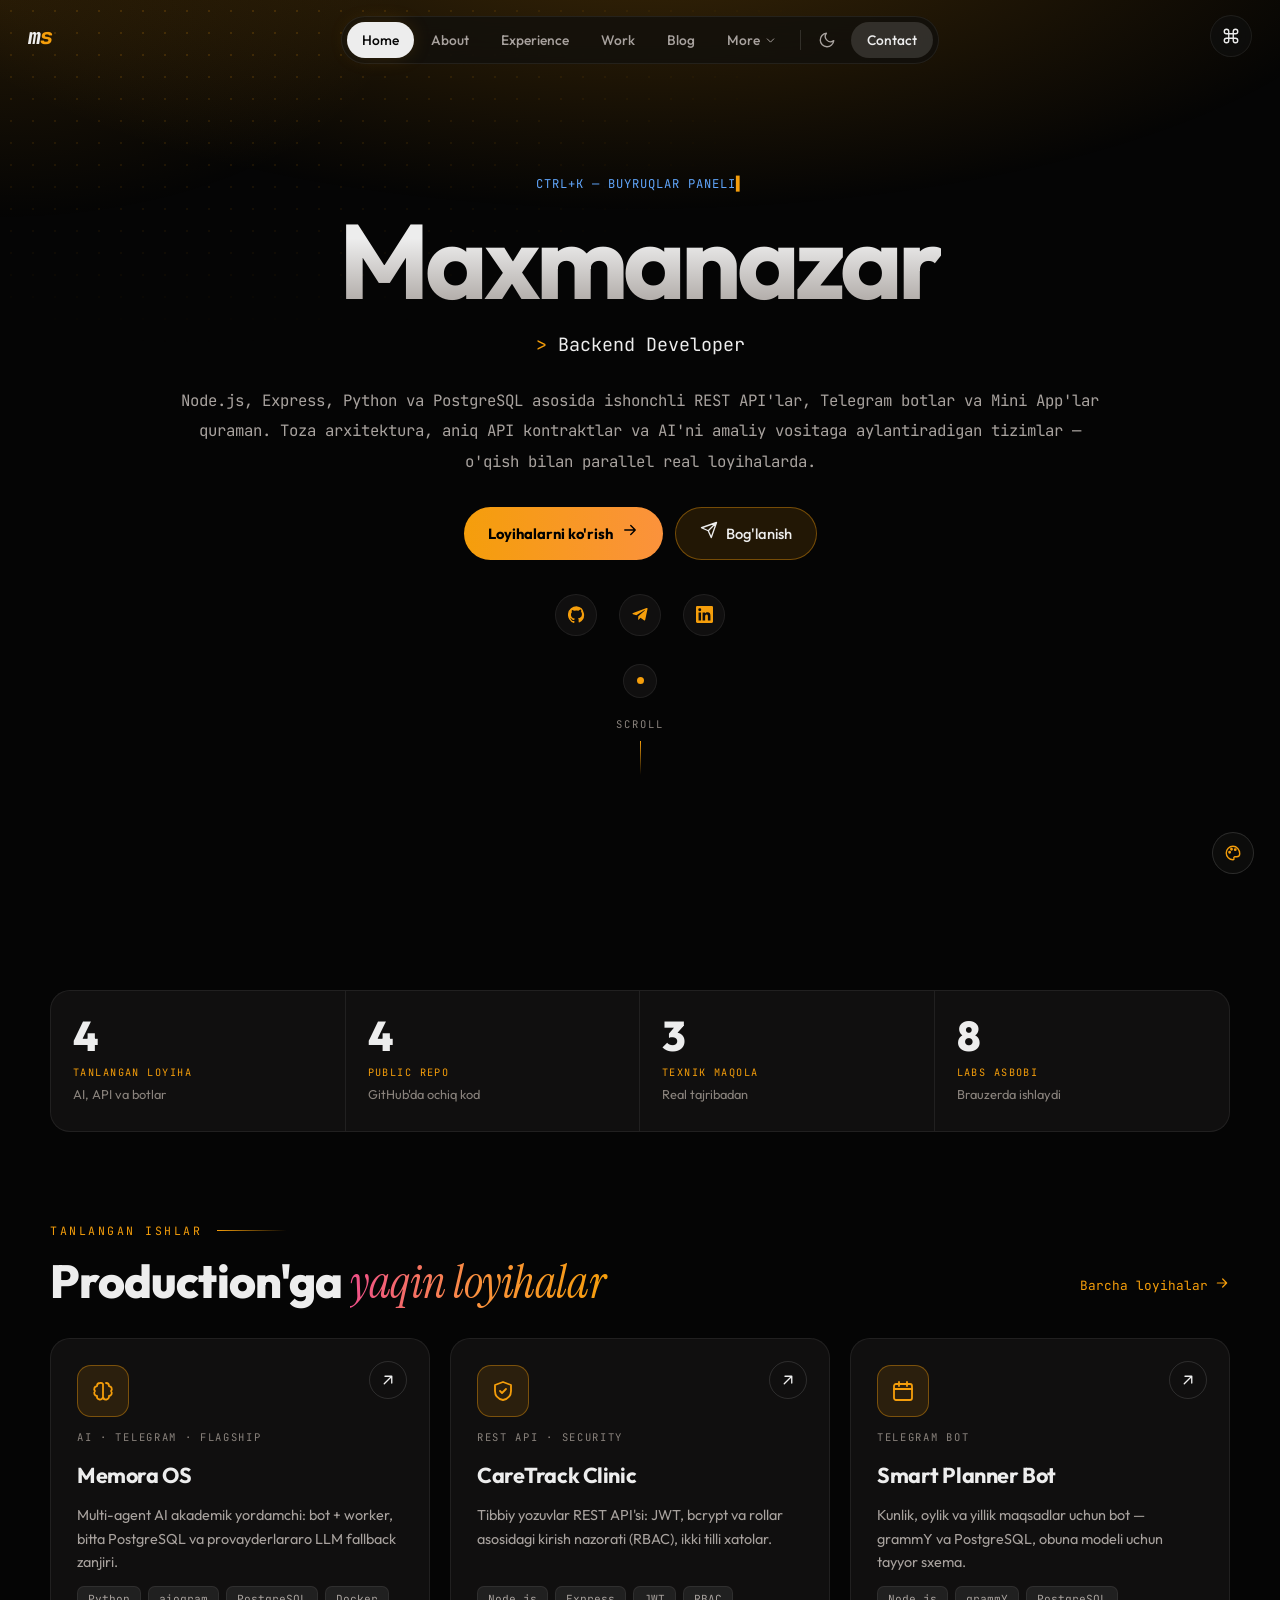
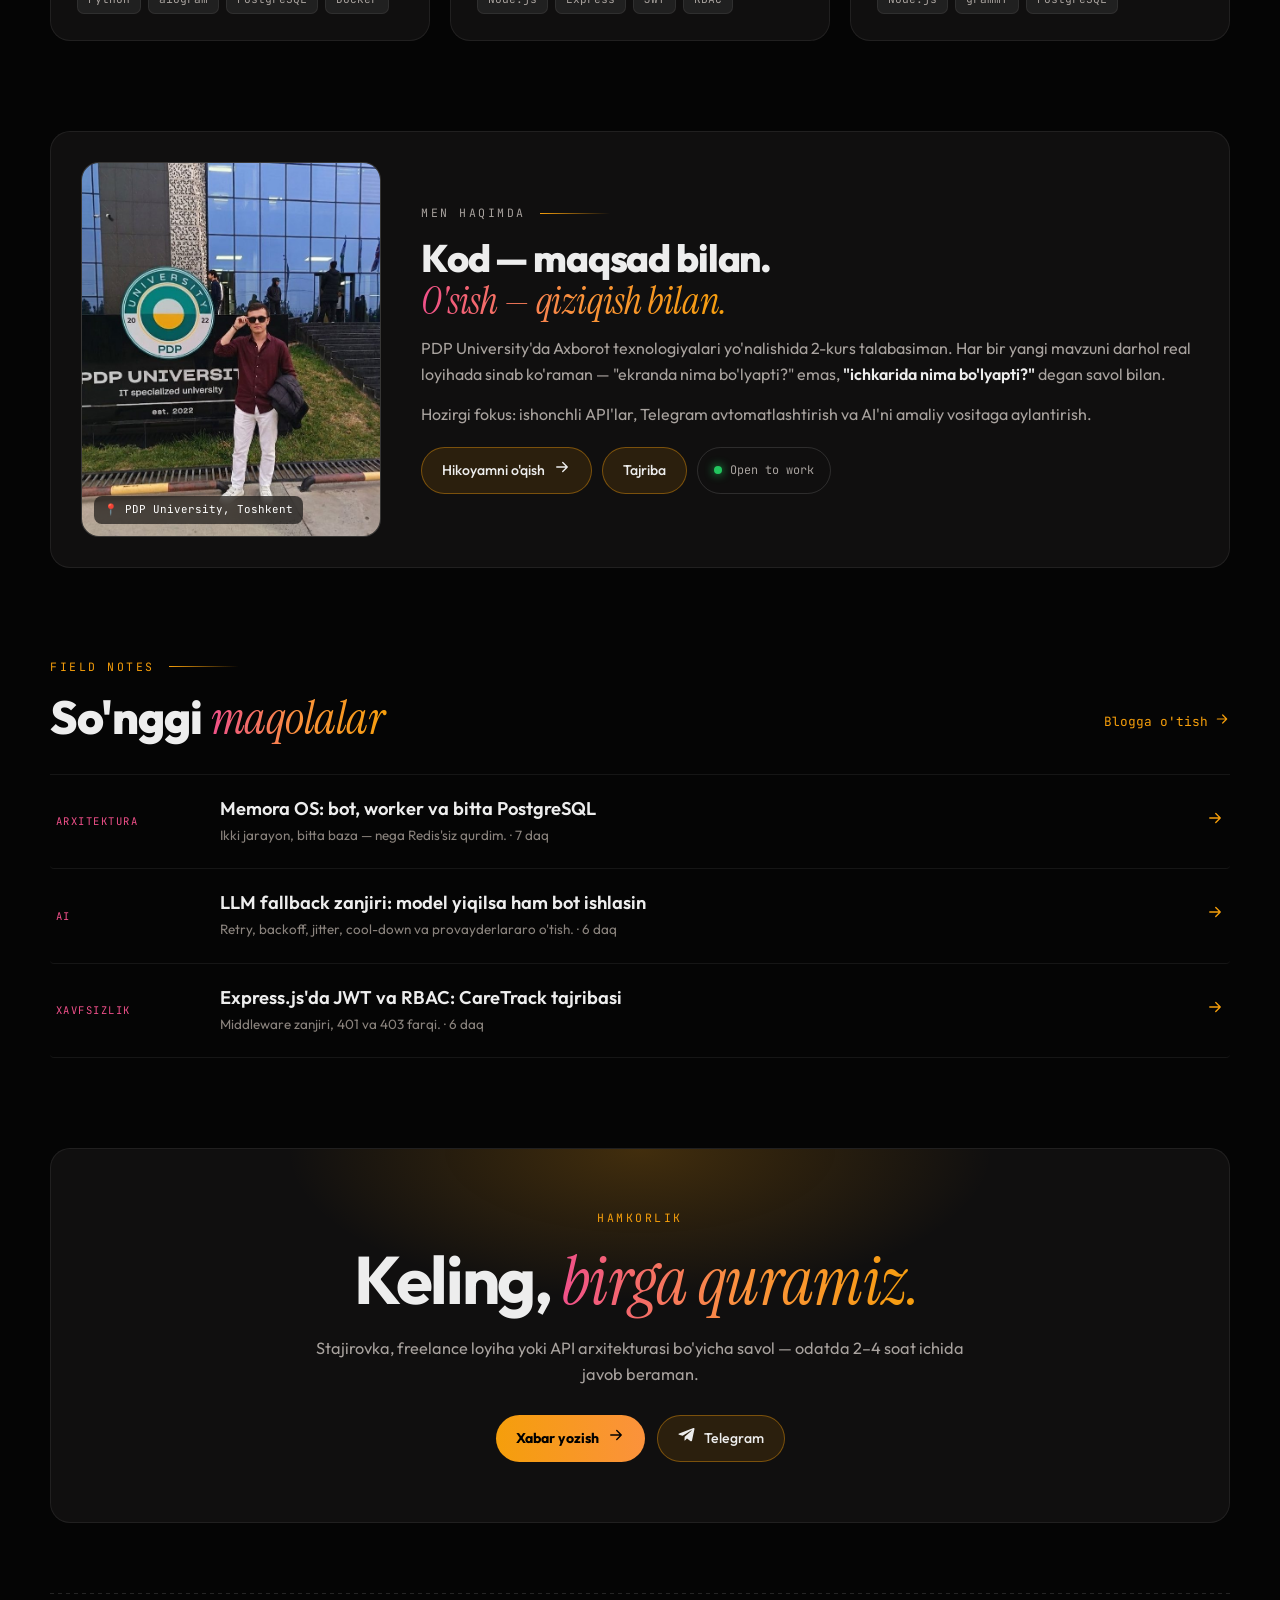
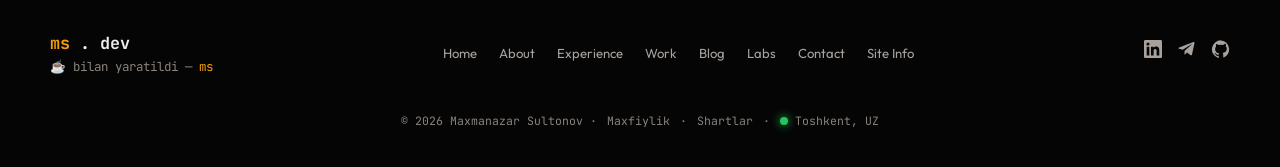
<file: index.html>
<!DOCTYPE html>
<html lang="uz" data-theme="dark">
<head>
  <meta charset="UTF-8" />
  <meta name="viewport" content="width=device-width, initial-scale=1, viewport-fit=cover, interactive-widget=resizes-content" />
  <title>Maxmanazar Sultonov (MS) | Backend Developer</title>
  <meta name="description" content="Maxmanazar Sultonov — Toshkentlik Backend Developer. Node.js, Express, Python va PostgreSQL asosida REST API, Telegram botlar va AI integratsiyalar." />
  <link rel="canonical" href="https://maxmanazar025.github.io/" />
  <meta property="og:type" content="website" />
  <meta property="og:site_name" content="ms.dev — Maxmanazar Sultonov" />
  <meta property="og:locale" content="uz_UZ" />
  <meta property="og:url" content="https://maxmanazar025.github.io/" />
  <meta property="og:title" content="Maxmanazar Sultonov (MS) | Backend Developer" />
  <meta property="og:description" content="Maxmanazar Sultonov — Toshkentlik Backend Developer. Node.js, Express, Python va PostgreSQL asosida REST API, Telegram botlar va AI integratsiyalar." />
  <meta property="og:image" content="https://maxmanazar025.github.io/assets/img/og-card.jpg" />
  <meta property="og:image:width" content="1200" /><meta property="og:image:height" content="630" />
  <meta property="og:image:alt" content="Maxmanazar Sultonov — Backend Developer" />
  <meta name="twitter:card" content="summary_large_image" />
  <meta name="theme-color" content="#050505" />
  <meta name="color-scheme" content="dark light" />
  <link rel="icon" href="assets/img/favicon.svg" type="image/svg+xml" />
  <link rel="apple-touch-icon" href="assets/img/apple-touch-icon.png" />
  <link rel="manifest" href="manifest.webmanifest" />
  <link rel="preconnect" href="https://fonts.googleapis.com" /><link rel="preconnect" href="https://fonts.gstatic.com" crossorigin />
  <link href="https://fonts.googleapis.com/css2?family=Outfit:wght@400;500;600;700;800&family=JetBrains+Mono:wght@400;500;700&family=Instrument+Serif:ital@1&display=swap" rel="stylesheet" />
  <script>(function(){var d=document.documentElement;d.classList.add("js");try{var t=localStorage.getItem("theme");if(t)d.dataset.theme=t;var a=(localStorage.getItem("accentHex")||"").split(",");if(a.length===4){["--acc-d","--acc2-d","--acc-l","--acc2-l"].forEach(function(k,i){d.style.setProperty(k,a[i])});d.dataset.accent="1"}}catch(e){}if(d.dataset.theme==="light"){var m=document.querySelector('meta[name="theme-color"]');if(m)m.content="#faf8f5"}})();</script>
  <link rel="stylesheet" href="assets/css/main.css" />
  <script type="application/ld+json">{"@context": "https://schema.org", "@type": "Person", "name": "Maxmanazar Sultonov", "alternateName": "MS", "jobTitle": "Backend Developer", "url": "https://maxmanazar025.github.io/", "image": "https://maxmanazar025.github.io/assets/img/me-pdp.jpg", "address": {"@type": "PostalAddress", "addressLocality": "Toshkent", "addressCountry": "UZ"}, "alumniOf": {"@type": "CollegeOrUniversity", "name": "PDP University"}, "knowsAbout": ["Node.js", "Express.js", "Python", "PostgreSQL", "REST API", "Telegram Bots", "LLM"], "sameAs": ["https://github.com/maxmanazar025", "https://t.me/maxmanazarbek", "https://www.linkedin.com/in/maxmanazar-sultonov-dev"]}</script>
</head>
<body data-page="home">
  <main>
    <section class="hero">
      <p class="hero-status" aria-hidden="true"><span class="typer"
        data-lines="CTRL+K — BUYRUQLAR PANELI|FOKUS: REST API & TELEGRAM BOTLAR|HOLAT: KENGAYTIRILADIGAN TIZIMLAR QURYAPMAN|TERMINAL: CTRL+K → 'shell'"
        data-mlines="FOKUS: REST API & BOTLAR|HOLAT: TIZIMLAR QURYAPMAN|OPEN TO WORK · INTERN / JUNIOR|⌘ — QIDIRUV VA TERMINAL"></span><span class="caret">▌</span></p>
      <h1 class="hero-name">Maxmanazar</h1>
      <p class="hero-role"><span class="accent">&gt;</span> Backend Developer</p>
      <p class="hero-text">
        Node.js, Express, Python va PostgreSQL asosida ishonchli REST API'lar, Telegram botlar
        va Mini App'lar quraman. Toza arxitektura, aniq API kontraktlar va AI'ni amaliy vositaga
        aylantiradigan tizimlar — o'qish bilan parallel real loyihalarda.
      </p>
      <div class="hero-cta">
        <a class="btn btn-solid" href="work/">Loyihalarni ko'rish <span data-icon="arrow"></span></a>
        <a class="btn btn-ghost" href="contact/"><span data-icon="send"></span> Bog'lanish</a>
      </div>
      <div class="hero-socials">
        <a href="https://github.com/maxmanazar025" target="_blank" rel="noopener" aria-label="GitHub" class="soc" data-icon="github"></a>
        <a href="https://t.me/maxmanazarbek" target="_blank" rel="noopener" aria-label="Telegram" class="soc" data-icon="telegram"></a>
        <a href="https://www.linkedin.com/in/maxmanazar-sultonov-dev" target="_blank" rel="noopener" aria-label="LinkedIn" class="soc" data-icon="linkedin"></a>
      </div>
      <button class="orb" data-cmdk aria-label="Buyruqlar panelini ochish" title="Ctrl + K"><span></span></button>
      <a class="scroll-cue" href="#highlights" aria-label="Pastga o'tish"><span>SCROLL</span><i></i></a>
    </section>

    <div class="container">
      <section class="home-sec" id="highlights">
        <div class="home-stats reveal">
          <div><b>4</b><span>Tanlangan loyiha</span><small>AI, API va botlar</small></div>
          <div><b data-gh="repos">4</b><span>Public repo</span><small>GitHub'da ochiq kod</small></div>
          <div><b>3</b><span>Texnik maqola</span><small>Real tajribadan</small></div>
          <div><b>8</b><span>Labs asbobi</span><small>Brauzerda ishlaydi</small></div>
        </div>
      </section>

      <section class="home-sec">
        <div class="sec-head">
          <div><p class="eyebrow">Tanlangan ishlar</p><h2 class="h-lg">Production'ga <span class="serif grad">yaqin loyihalar</span></h2></div>
          <a class="link-more" href="work/">Barcha loyihalar <span data-icon="arrow"></span></a>
        </div>
        <div class="proj-grid">
          <a class="card hov proj-card reveal" href="work/#memora">
            <span class="p-ic" data-icon="brain"></span><span class="go" data-icon="ext"></span>
            <span class="label">AI · Telegram · Flagship</span>
            <h3>Memora OS</h3>
            <p>Multi-agent AI akademik yordamchi: bot + worker, bitta PostgreSQL va provayderlararo LLM fallback zanjiri.</p>
            <div class="chips"><i>Python</i><i>aiogram</i><i>PostgreSQL</i><i>Docker</i></div>
          </a>
          <a class="card hov proj-card reveal" href="work/#caretrack">
            <span class="p-ic" data-icon="shield"></span><span class="go" data-icon="ext"></span>
            <span class="label">REST API · Security</span>
            <h3>CareTrack Clinic</h3>
            <p>Tibbiy yozuvlar REST API'si: JWT, bcrypt va rollar asosidagi kirish nazorati (RBAC), ikki tilli xatolar.</p>
            <div class="chips"><i>Node.js</i><i>Express</i><i>JWT</i><i>RBAC</i></div>
          </a>
          <a class="card hov proj-card reveal" href="work/#planner">
            <span class="p-ic" data-icon="calendar"></span><span class="go" data-icon="ext"></span>
            <span class="label">Telegram Bot</span>
            <h3>Smart Planner Bot</h3>
            <p>Kunlik, oylik va yillik maqsadlar uchun bot — grammY va PostgreSQL, obuna modeli uchun tayyor sxema.</p>
            <div class="chips"><i>Node.js</i><i>grammY</i><i>PostgreSQL</i></div>
          </a>
        </div>
      </section>

      <section class="home-sec">
        <div class="card me-card reveal">
          <figure class="me-photo">
            <img src="assets/img/me-pdp.jpg" alt="Maxmanazar Sultonov PDP University binosi oldida" width="720" height="863" loading="lazy" />
            <figcaption>📍 PDP University, Toshkent</figcaption>
          </figure>
          <div>
            <p class="eyebrow">Men haqimda</p>
            <h2>Kod — maqsad bilan.<br /><span class="serif grad">O'sish — qiziqish bilan.</span></h2>
            <p>PDP University'da Axborot texnologiyalari yo'nalishida 2-kurs talabasiman. Har bir yangi mavzuni darhol real loyihada sinab ko'raman — "ekranda nima bo'lyapti?" emas, <strong>"ichkarida nima bo'lyapti?"</strong> degan savol bilan.</p>
            <p class="dim">Hozirgi fokus: ishonchli API'lar, Telegram avtomatlashtirish va AI'ni amaliy vositaga aylantirish.</p>
            <div class="row">
              <a class="btn btn-ghost" href="about/">Hikoyamni o'qish <span data-icon="arrow"></span></a>
              <a class="btn btn-ghost" href="experience/">Tajriba</a>
              <span class="pill"><i class="live"></i> Open to work</span>
            </div>
          </div>
        </div>
      </section>

      <section class="home-sec">
        <div class="sec-head">
          <div><p class="eyebrow">Field Notes</p><h2 class="h-lg">So'nggi <span class="serif grad">maqolalar</span></h2></div>
          <a class="link-more" href="blog/">Blogga o'tish <span data-icon="arrow"></span></a>
        </div>
        <div class="post-list reveal">
          <a class="post-row" href="blog/memora-os-arxitekturasi/"><span class="post-tag">Arxitektura</span><div><h3>Memora OS: bot, worker va bitta PostgreSQL</h3><p>Ikki jarayon, bitta baza — nega Redis'siz qurdim. · 7 daq</p></div><span data-icon="arrow"></span></a>
          <a class="post-row" href="blog/llm-fallback-zanjiri/"><span class="post-tag">AI</span><div><h3>LLM fallback zanjiri: model yiqilsa ham bot ishlasin</h3><p>Retry, backoff, jitter, cool-down va provayderlararo o'tish. · 6 daq</p></div><span data-icon="arrow"></span></a>
          <a class="post-row" href="blog/express-jwt-rbac/"><span class="post-tag">Xavfsizlik</span><div><h3>Express.js'da JWT va RBAC: CareTrack tajribasi</h3><p>Middleware zanjiri, 401 va 403 farqi. · 6 daq</p></div><span data-icon="arrow"></span></a>
        </div>
      </section>

      <section class="home-sec">
        <div class="card cta-band reveal">
          <p class="eyebrow c">Hamkorlik</p>
          <h2 class="h-xl c">Keling, <span class="serif grad">birga quramiz.</span></h2>
          <p class="lead c">Stajirovka, freelance loyiha yoki API arxitekturasi bo'yicha savol — odatda 2–4 soat ichida javob beraman.</p>
          <div class="row-c">
            <a class="btn btn-solid" href="contact/">Xabar yozish <span data-icon="arrow"></span></a>
            <a class="btn btn-ghost" href="https://t.me/maxmanazarbek" target="_blank" rel="noopener"><span data-icon="telegram"></span> Telegram</a>
          </div>
        </div>
      </section>
    </div>
  </main>
  <script src="assets/js/site.js"></script>
  <script>
    (() => {
      const el = document.querySelector(".typer"), root = document.documentElement;
      const lines = (root.classList.contains("touch") || innerWidth < 768 ? el.dataset.mlines : el.dataset.lines).split("|");
      if (matchMedia("(prefers-reduced-motion: reduce)").matches) { el.textContent = lines[0]; return; }
      let li = 0, ci = 0, del = false;
      (function type() {
        if (document.hidden) return setTimeout(type, 500);
        const w = lines[li]; el.textContent = w.slice(0, ci);
        if (!del && ci < w.length) ci++; else if (del && ci > 0) ci--;
        else if (!del) { del = true; return setTimeout(type, 1800); } else { del = false; li = (li + 1) % lines.length; }
        setTimeout(type, del ? 26 : 55);
      })();
    })();
  </script>
</body>
</html>
</file>
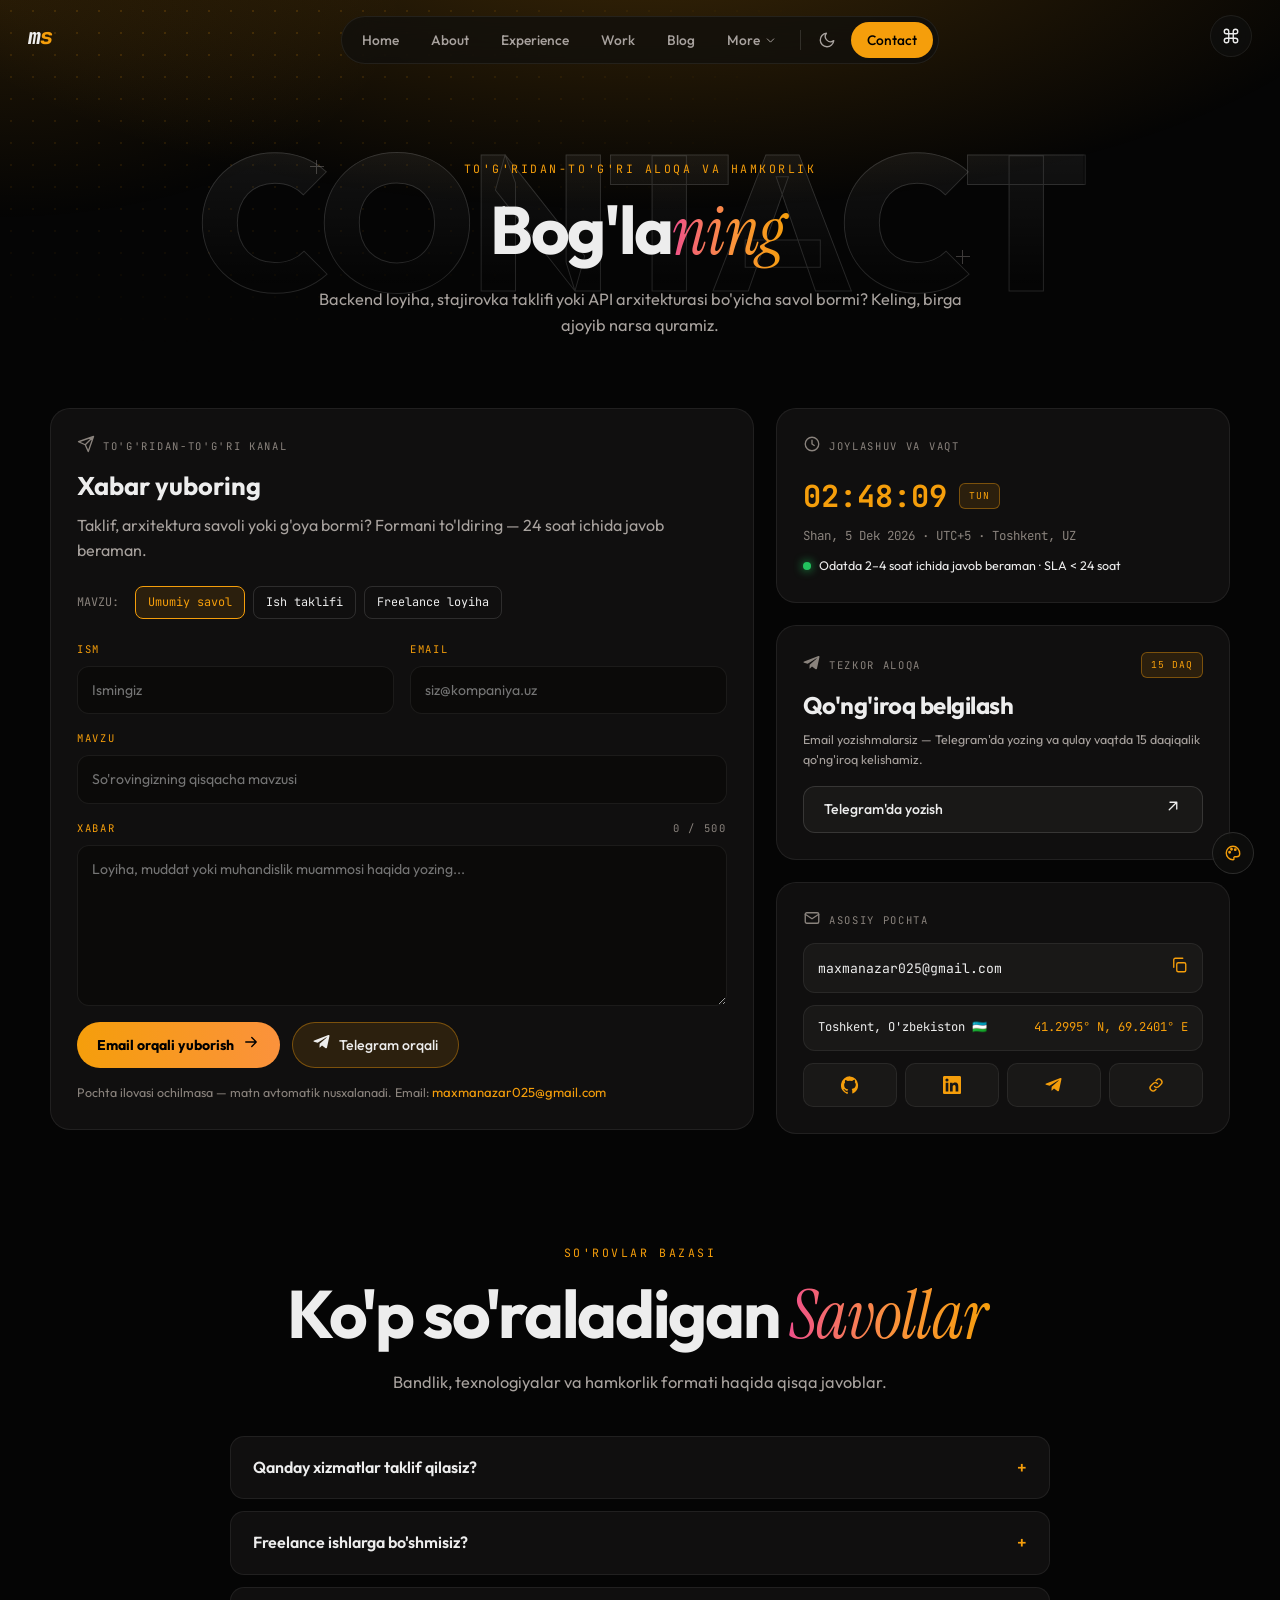
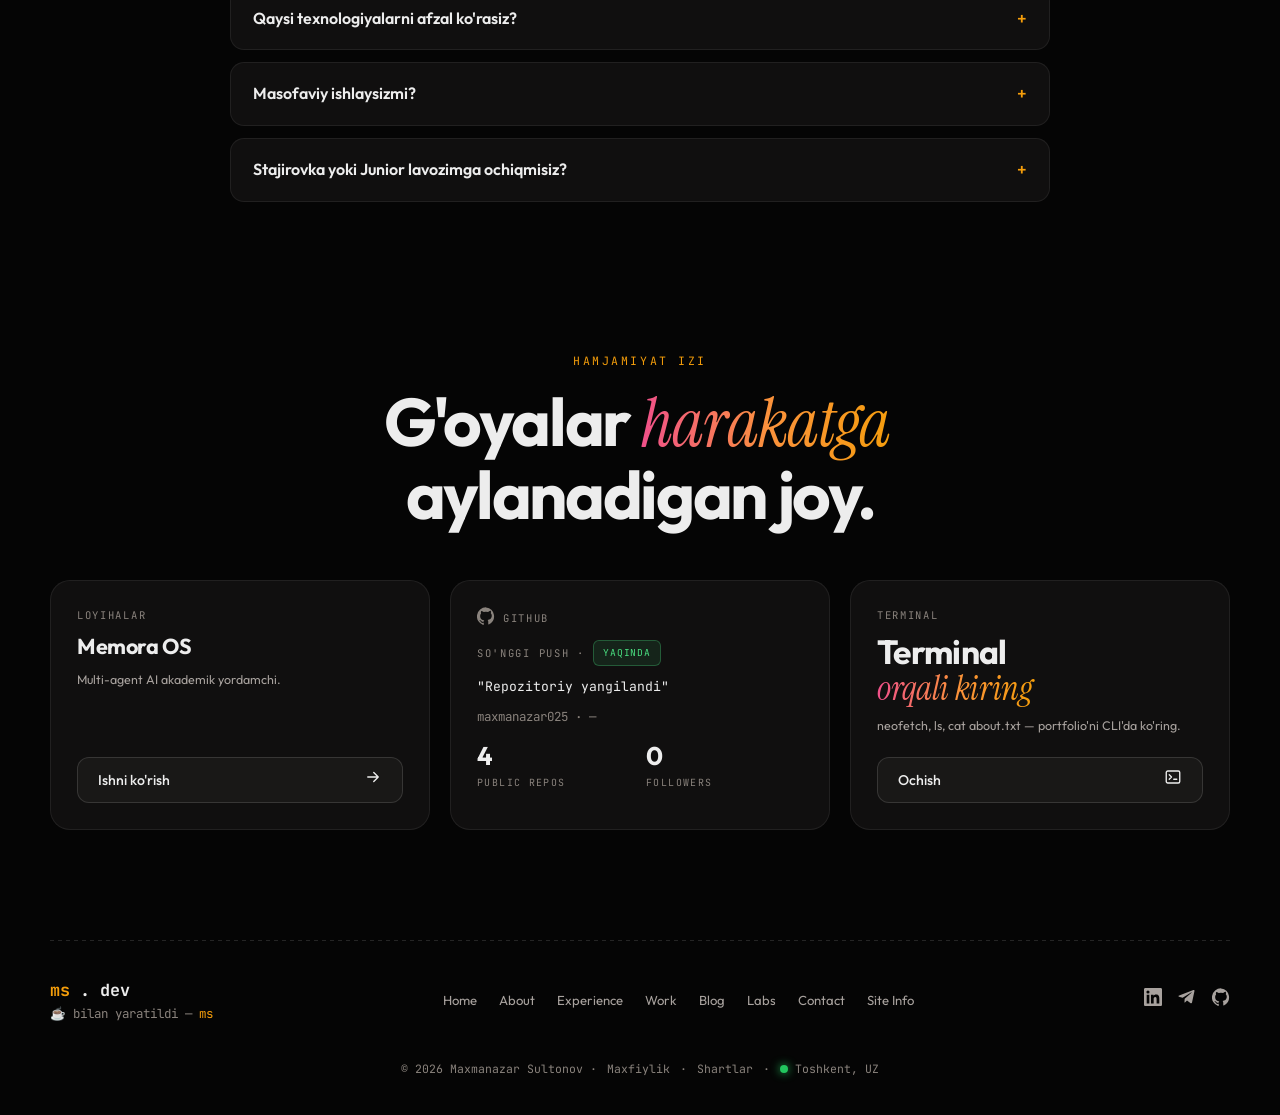
<file: contact/index.html>
<!DOCTYPE html>
<html lang="uz" data-theme="dark">
<head>
  <meta charset="UTF-8" />
  <meta name="viewport" content="width=device-width, initial-scale=1, viewport-fit=cover, interactive-widget=resizes-content" />
  <title>Contact | Maxmanazar Sultonov (MS)</title>
  <meta name="description" content="Maxmanazar Sultonov bilan bog'lanish: xabar yuborish, Telegram, email va tez-tez so'raladigan savollar." />
  <link rel="canonical" href="https://maxmanazar025.github.io/contact/" />
  <meta property="og:type" content="website" />
  <meta property="og:site_name" content="ms.dev — Maxmanazar Sultonov" />
  <meta property="og:locale" content="uz_UZ" />
  <meta property="og:url" content="https://maxmanazar025.github.io/contact/" />
  <meta property="og:title" content="Contact | Maxmanazar Sultonov (MS)" />
  <meta property="og:description" content="Maxmanazar Sultonov bilan bog'lanish: xabar yuborish, Telegram, email va tez-tez so'raladigan savollar." />
  <meta property="og:image" content="https://maxmanazar025.github.io/assets/img/og-card.jpg" />
  <meta property="og:image:width" content="1200" /><meta property="og:image:height" content="630" />
  <meta property="og:image:alt" content="Maxmanazar Sultonov — Backend Developer" />
  <meta name="twitter:card" content="summary_large_image" />
  <meta name="theme-color" content="#050505" />
  <meta name="color-scheme" content="dark light" />
  <link rel="icon" href="../assets/img/favicon.svg" type="image/svg+xml" />
  <link rel="apple-touch-icon" href="../assets/img/apple-touch-icon.png" />
  <link rel="manifest" href="../manifest.webmanifest" />
  <link rel="preconnect" href="https://fonts.googleapis.com" /><link rel="preconnect" href="https://fonts.gstatic.com" crossorigin />
  <link href="https://fonts.googleapis.com/css2?family=Outfit:wght@400;500;600;700;800&family=JetBrains+Mono:wght@400;500;700&family=Instrument+Serif:ital@1&display=swap" rel="stylesheet" />
  <script>(function(){var d=document.documentElement;d.classList.add("js");try{var t=localStorage.getItem("theme");if(t)d.dataset.theme=t;var a=(localStorage.getItem("accentHex")||"").split(",");if(a.length===4){["--acc-d","--acc2-d","--acc-l","--acc2-l"].forEach(function(k,i){d.style.setProperty(k,a[i])});d.dataset.accent="1"}}catch(e){}if(d.dataset.theme==="light"){var m=document.querySelector('meta[name="theme-color"]');if(m)m.content="#faf8f5"}})();</script>
  <link rel="stylesheet" href="../assets/css/main.css" />
</head>
<body data-page="contact">
<main class="page">
  <div class="container">
    <header class="p-hero">
      <span class="ghost" aria-hidden="true">CONTACT</span>
      <span class="cross" style="left:22%;top:40px"></span><span class="cross" style="right:22%;top:130px"></span>
      <p class="eyebrow c">To'g'ridan-to'g'ri aloqa va hamkorlik</p>
      <h1 class="h-xl">Bog'la<span class="serif grad">ning</span></h1>
      <p class="lead">Backend loyiha, stajirovka taklifi yoki API arxitekturasi bo'yicha savol bormi? Keling, birga ajoyib narsa quramiz.</p>
    </header>

    <div class="contact-grid">
      <form class="card reveal" id="form" novalidate>
        <span class="label"><span data-icon="send"></span> To'g'ridan-to'g'ri kanal</span>
        <h2 class="t" style="font-size:1.6rem;margin:8px 0 6px">Xabar yuboring</h2>
        <p class="dim">Taklif, arxitektura savoli yoki g'oya bormi? Formani to'ldiring — 24 soat ichida javob beraman.</p>
        <fieldset class="topics" style="border:0"><legend class="muted" style="float:left;margin-right:8px">MAVZU:</legend>
          <label><input type="radio" name="topic" value="Umumiy savol" checked /><span class="opt">Umumiy savol</span></label>
          <label><input type="radio" name="topic" value="Ish taklifi" /><span class="opt">Ish taklifi</span></label>
          <label><input type="radio" name="topic" value="Freelance loyiha" /><span class="opt">Freelance loyiha</span></label>
        </fieldset>
        <div class="frow">
          <label class="field"><span>ISM</span><input class="inp" name="name" required placeholder="Ismingiz" autocomplete="name" /></label>
          <label class="field"><span>EMAIL</span><input class="inp" name="email" type="email" required placeholder="siz@kompaniya.uz" autocomplete="email" /></label>
        </div>
        <label class="field"><span>MAVZU</span><input class="inp" name="subject" placeholder="So'rovingizning qisqacha mavzusi" /></label>
        <label class="field"><span>XABAR <em id="cnt">0 / 500</em></span><textarea class="ta" name="message" rows="6" maxlength="500" required placeholder="Loyiha, muddat yoki muhandislik muammosi haqida yozing..." style="font-family:var(--font)"></textarea></label>
        <div class="form-foot">
          <div class="row-c" style="margin:0;justify-content:flex-start">
            <button class="btn btn-solid" type="submit">Email orqali yuborish <span data-icon="arrow"></span></button>
            <button class="btn btn-ghost" type="button" id="tg-send"><span data-icon="telegram"></span> Telegram orqali</button>
          </div>
          <span class="small muted">Pochta ilovasi ochilmasa — matn avtomatik nusxalanadi. Email: <a href="mailto:maxmanazar025@gmail.com">maxmanazar025@gmail.com</a></span>
        </div>
      </form>

      <div class="contact-side">
        <div class="card reveal">
          <span class="label"><span data-icon="clock"></span> Joylashuv va vaqt</span>
          <div class="clock-row"><b class="clock" id="clock">--:--:--</b><span class="badge" id="dp">—</span></div>
          <p class="mono muted small" id="dl">Toshkent, UZ · UTC+5</p>
          <p class="small" style="margin-top:10px;display:flex;gap:8px;align-items:center"><i class="live"></i> Odatda 2–4 soat ichida javob beraman · SLA &lt; 24 soat</p>
        </div>
        <div class="card reveal">
          <div style="display:flex;justify-content:space-between;align-items:center"><span class="label"><span data-icon="telegram"></span> Tezkor aloqa</span><span class="badge">15 daq</span></div>
          <h3 class="t">Qo'ng'iroq belgilash</h3>
          <p class="dim small">Email yozishmalarsiz — Telegram'da yozing va qulay vaqtda 15 daqiqalik qo'ng'iroq kelishamiz.</p>
          <a class="btn btn-dark" style="margin-top:16px" href="https://t.me/maxmanazarbek" target="_blank" rel="noopener">Telegram'da yozish <span data-icon="ext"></span></a>
        </div>
        <div class="card reveal">
          <span class="label"><span data-icon="mail"></span> Asosiy pochta</span>
          <div class="copyline"><span>maxmanazar025@gmail.com</span><button data-copy="maxmanazar025@gmail.com" data-msg="Email nusxalandi ✓" aria-label="Emailni nusxalash"><span data-icon="copy"></span></button></div>
          <div class="coord" style="margin-top:12px"><span>Toshkent, O'zbekiston 🇺🇿</span><span class="accent">41.2995° N, 69.2401° E</span></div>
          <div class="mini-soc">
            <a href="https://github.com/maxmanazar025" target="_blank" rel="noopener" aria-label="GitHub" data-icon="github"></a>
            <a href="https://www.linkedin.com/in/maxmanazar-sultonov-dev" target="_blank" rel="noopener" aria-label="LinkedIn" data-icon="linkedin"></a>
            <a href="https://t.me/maxmanazarbek" target="_blank" rel="noopener" aria-label="Telegram" data-icon="telegram"></a>
            <a href="../connect/" aria-label="Barcha havolalar" data-icon="link"></a>
          </div>
        </div>
      </div>
    </div>

    <section class="section">
      <p class="eyebrow c">So'rovlar bazasi</p>
      <h2 class="h-xl c">Ko'p so'raladigan <span class="serif grad">Savollar</span></h2>
      <p class="lead c" style="margin-bottom:40px">Bandlik, texnologiyalar va hamkorlik formati haqida qisqa javoblar.</p>
      <div class="faq reveal">
        <details><summary>Qanday xizmatlar taklif qilasiz?</summary><p>REST API ishlab chiqish (Node.js/Express, Python/FastAPI), PostgreSQL sxema dizayni, JWT autentifikatsiya, Telegram botlar va Mini App'lar, hamda LLM (Gemini va boshqalar) integratsiyasi.</p></details>
        <details><summary>Freelance ishlarga bo'shmisiz?</summary><p>Ha — o'qishim bilan birga kichik va o'rta hajmdagi loyihalarni olaman. Loyiha hajmi va muddatini yozing, 24 soat ichida javob beraman.</p></details>
        <details><summary>Qaysi texnologiyalarni afzal ko'rasiz?</summary><p>API uchun Node.js + Express yoki Python (asyncio), ma'lumotlar uchun PostgreSQL, deploy uchun Docker Compose. Botlar uchun aiogram yoki grammY.</p></details>
        <details><summary>Masofaviy ishlaysizmi?</summary><p>Ha, masofaviy ishlayman. Toshkentda bo'lganim uchun gibrid formatdagi stajirovka takliflarini ham ko'rib chiqaman.</p></details>
        <details><summary>Stajirovka yoki Junior lavozimga ochiqmisiz?</summary><p>Ha. Backend yo'nalishidagi Intern / Junior takliflarni mamnuniyat bilan ko'rib chiqaman — GitHub'dagi loyihalarim bilan tanishib chiqing.</p></details>
      </div>
    </section>

    <section class="section">
      <p class="eyebrow c">Hamjamiyat izi</p>
      <h2 class="h-xl c">G'oyalar <span class="serif grad">harakatga</span><br />aylanadigan joy.</h2>
      <div class="bento" style="margin-top:50px">
        <a class="card hov reveal" href="../work/#memora"><span class="label">Loyihalar</span><h3>Memora OS</h3><p class="dim small">Multi-agent AI akademik yordamchi.</p><span class="btn btn-dark">Ishni ko'rish <span data-icon="arrow"></span></span></a>
        <a class="card hov reveal" href="https://github.com/maxmanazar025" target="_blank" rel="noopener">
          <span class="label"><span data-icon="github"></span> GitHub</span>
          <span class="label">So'nggi push · <span class="badge g" data-gh="ago">yaqinda</span></span>
          <p class="commit-msg" data-gh="msg">"Repozitoriy yangilandi"</p>
          <p class="mono small muted"><span data-gh="repo">maxmanazar025</span> · <span data-gh="sha">—</span></p>
          <div class="gh-mini"><div><b data-gh="repos">4</b><small>PUBLIC REPOS</small></div><div><b data-gh="followers">0</b><small>FOLLOWERS</small></div></div>
        </a>
        <a class="card hov reveal" href="#terminal" role="button" data-shell><span class="label">Terminal</span><h3 class="big-t">Terminal<br /><span class="serif grad">orqali kiring</span></h3><p class="dim small">neofetch, ls, cat about.txt — portfolio'ni CLI'da ko'ring.</p><span class="btn btn-dark">Ochish <span data-icon="term"></span></span></a>
      </div>
    </section>
  </div>
</main>
<script src="../assets/js/site.js"></script>
<script>
(() => {
  const f = document.getElementById("form"), cnt = document.getElementById("cnt");
  f.message.addEventListener("input", () => cnt.textContent = f.message.value.length + " / 500");
  const compose = () => {
    const d = new FormData(f);
    const subject = `[${d.get("topic")}] ${d.get("subject") || "Portfolio orqali xabar"}`;
    const body = `${d.get("message")}\n\n— ${d.get("name")} (${d.get("email")})`;
    return { subject, body };
  };
  f.addEventListener("submit", e => {
    e.preventDefault();
    if (!f.reportValidity()) return;
    const { subject, body } = compose();
    // copy first: if no mail app is configured on the phone, the text is not lost
    MS.copy(`${subject}\n\n${body}`, "Xabar nusxalandi ✓ Pochta ilovasi ochilmoqda...");
    location.href = `mailto:maxmanazar025@gmail.com?subject=${encodeURIComponent(subject)}&body=${encodeURIComponent(body)}`;
  });
  document.getElementById("tg-send").addEventListener("click", () => {
    if (!f.reportValidity()) return;
    const { subject, body } = compose();
    MS.copy(`${subject}\n\n${body}`, "Xabar nusxalandi ✓ Telegram'da joylashtiring").then(() => window.open("https://t.me/maxmanazarbek", "_blank", "noopener"));
  });
  const months = ["Yan","Fev","Mar","Apr","May","Iyun","Iyul","Avg","Sen","Okt","Noy","Dek"], days = ["Yak","Dush","Sesh","Chor","Pay","Jum","Shan"];
  const tick = () => { const n = MS.tashkentNow(), h = n.getHours();
    document.getElementById("clock").textContent = n.toLocaleTimeString("en-GB");
    document.getElementById("dp").textContent = h < 5 ? "Tun" : h < 12 ? "Ertalab" : h < 17 ? "Kunduzi" : h < 21 ? "Kechqurun" : "Tun";
    document.getElementById("dl").textContent = `${days[n.getDay()]}, ${n.getDate()} ${months[n.getMonth()]} ${n.getFullYear()} · UTC+5 · Toshkent, UZ`; };
  tick(); setInterval(() => { if (!document.hidden) tick(); }, 1000);
})();
</script>
</body>
</html>
</file>
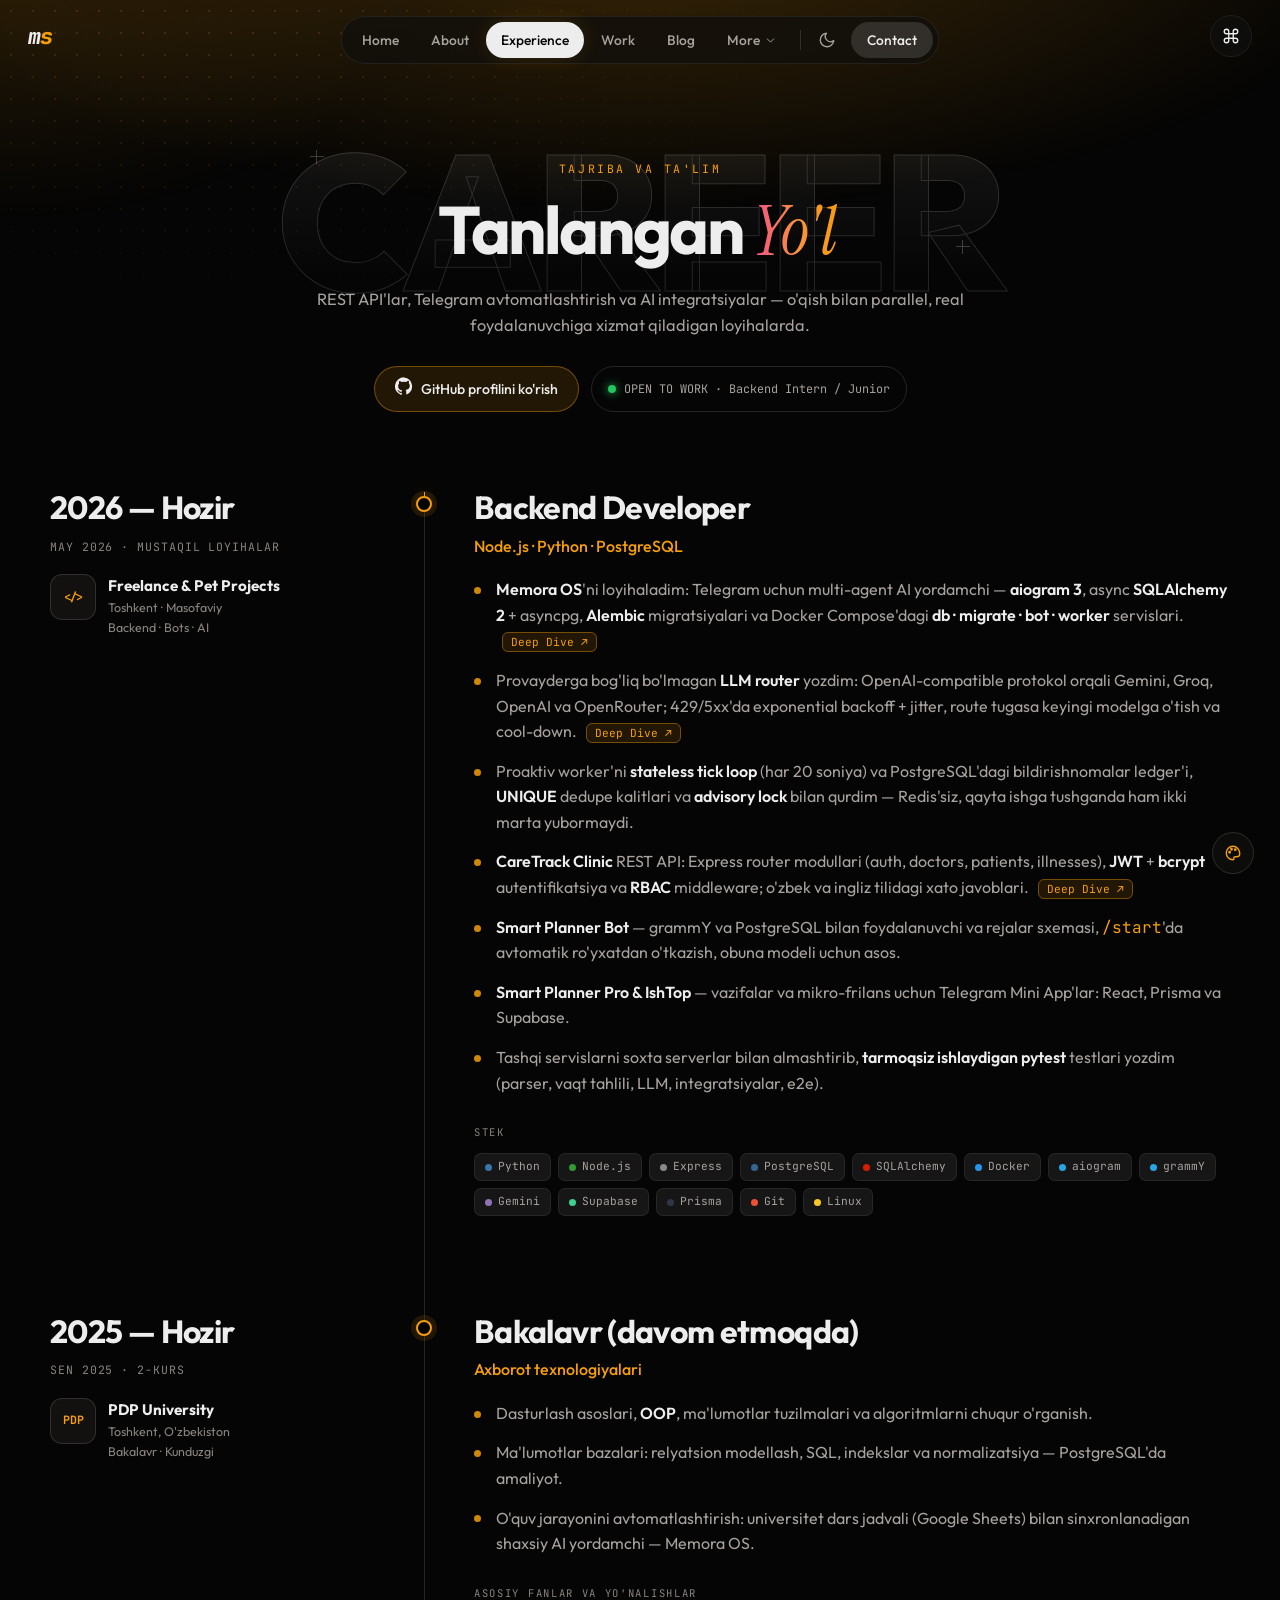
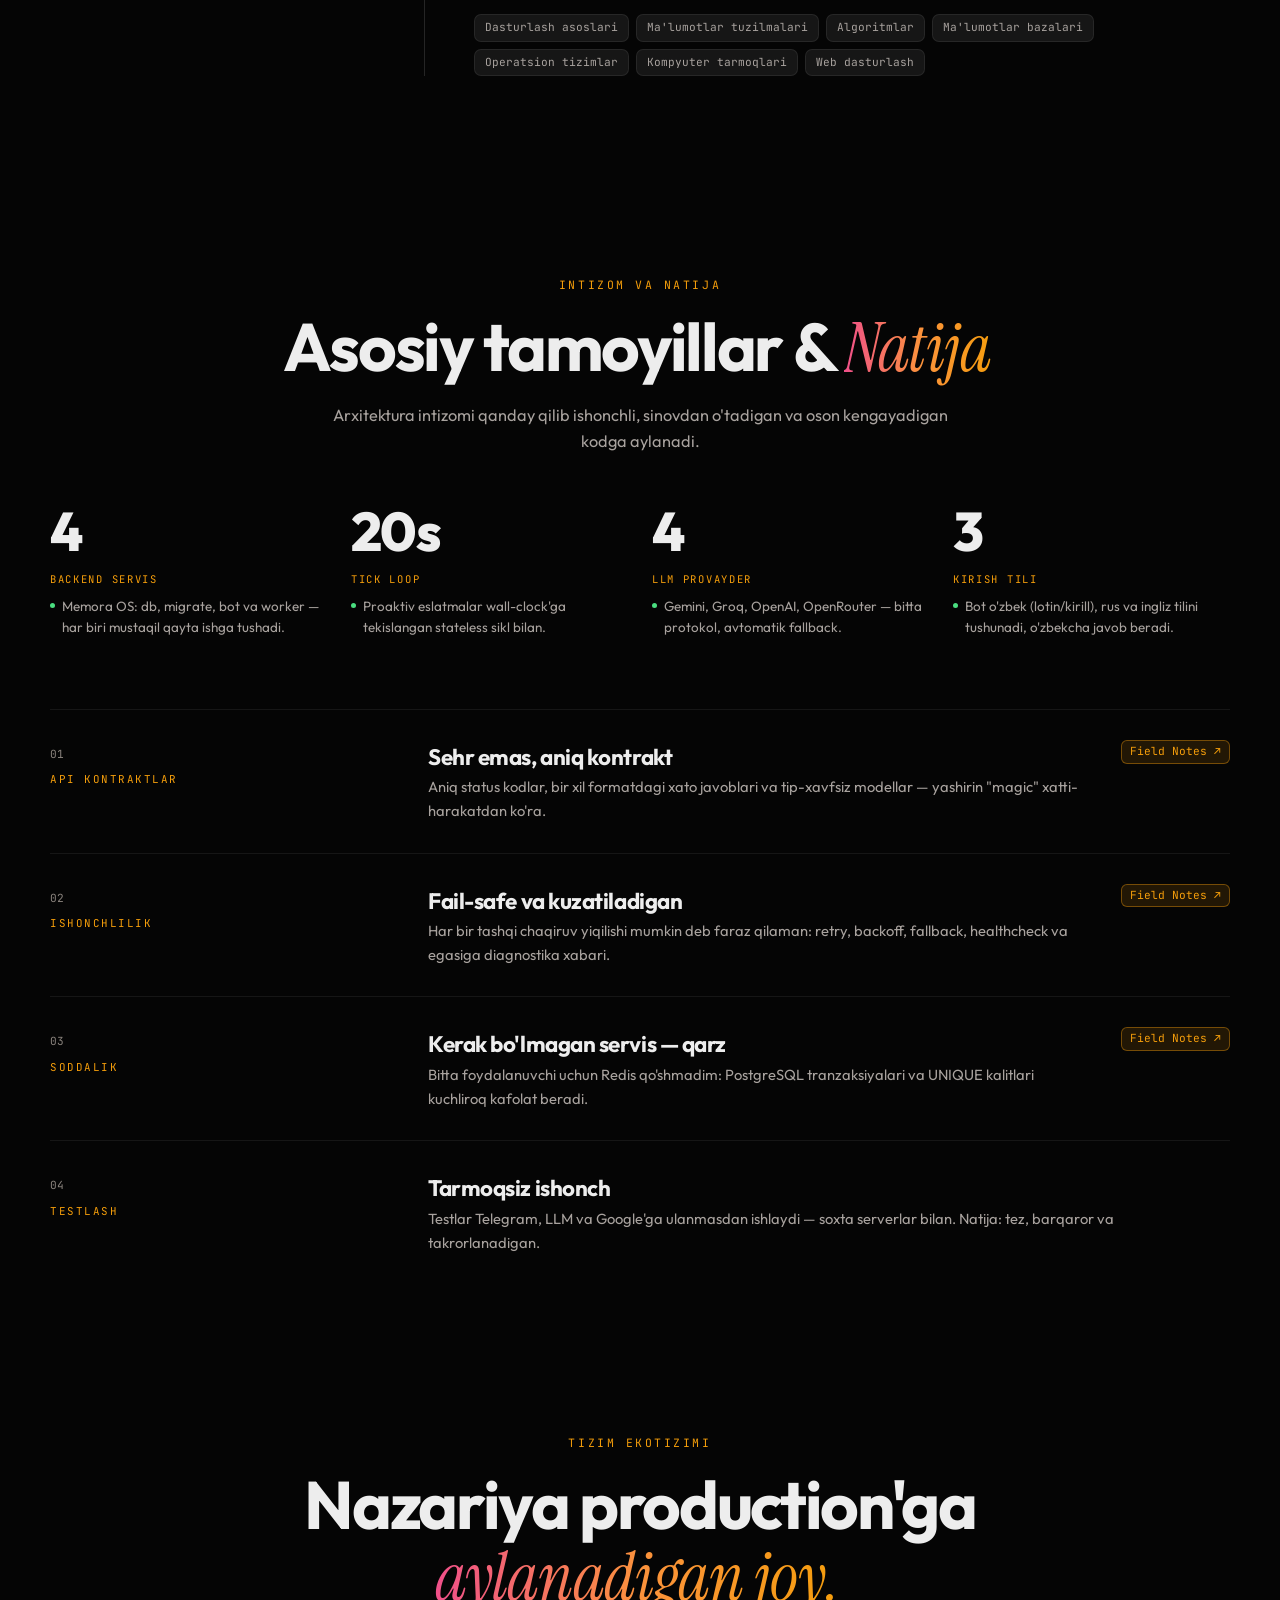
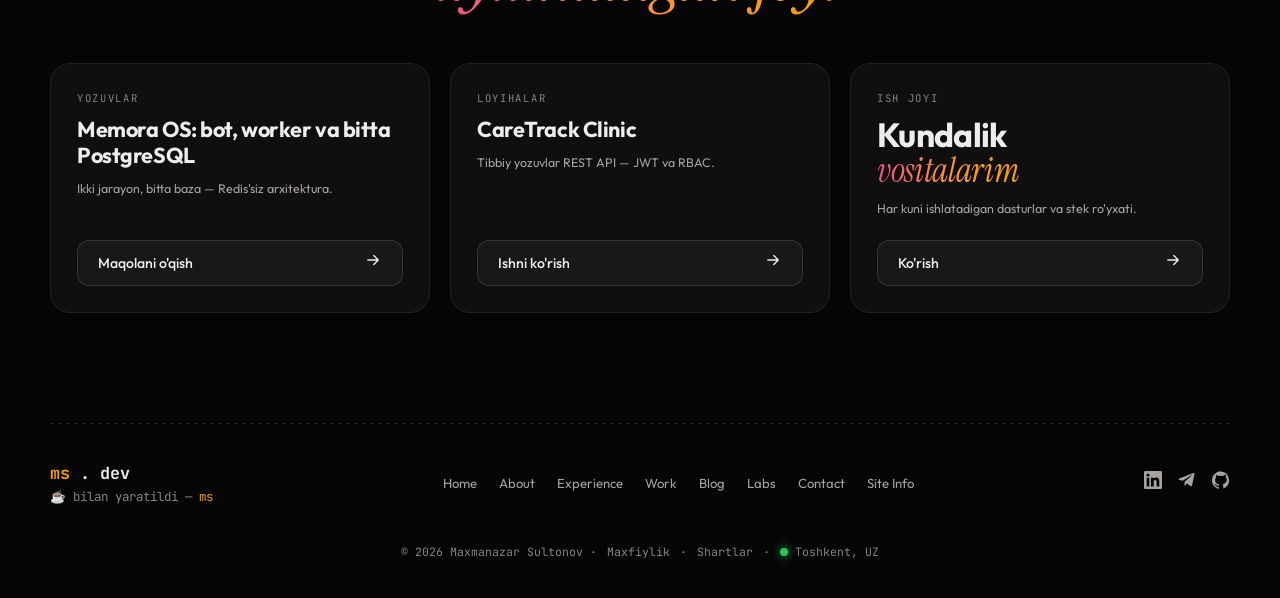
<file: experience/index.html>
<!DOCTYPE html>
<html lang="uz" data-theme="dark">
<head>
  <meta charset="UTF-8" />
  <meta name="viewport" content="width=device-width, initial-scale=1, viewport-fit=cover, interactive-widget=resizes-content" />
  <title>Experience | Maxmanazar Sultonov (MS)</title>
  <meta name="description" content="Maxmanazar Sultonov tajribasi: PDP University, backend loyihalar, ish tamoyillari." />
  <link rel="canonical" href="https://maxmanazar025.github.io/experience/" />
  <meta property="og:type" content="website" />
  <meta property="og:site_name" content="ms.dev — Maxmanazar Sultonov" />
  <meta property="og:locale" content="uz_UZ" />
  <meta property="og:url" content="https://maxmanazar025.github.io/experience/" />
  <meta property="og:title" content="Experience | Maxmanazar Sultonov (MS)" />
  <meta property="og:description" content="Maxmanazar Sultonov tajribasi: PDP University, backend loyihalar, ish tamoyillari." />
  <meta property="og:image" content="https://maxmanazar025.github.io/assets/img/og-card.jpg" />
  <meta property="og:image:width" content="1200" /><meta property="og:image:height" content="630" />
  <meta property="og:image:alt" content="Maxmanazar Sultonov — Backend Developer" />
  <meta name="twitter:card" content="summary_large_image" />
  <meta name="theme-color" content="#050505" />
  <meta name="color-scheme" content="dark light" />
  <link rel="icon" href="../assets/img/favicon.svg" type="image/svg+xml" />
  <link rel="apple-touch-icon" href="../assets/img/apple-touch-icon.png" />
  <link rel="manifest" href="../manifest.webmanifest" />
  <link rel="preconnect" href="https://fonts.googleapis.com" /><link rel="preconnect" href="https://fonts.gstatic.com" crossorigin />
  <link href="https://fonts.googleapis.com/css2?family=Outfit:wght@400;500;600;700;800&family=JetBrains+Mono:wght@400;500;700&family=Instrument+Serif:ital@1&display=swap" rel="stylesheet" />
  <script>(function(){var d=document.documentElement;d.classList.add("js");try{var t=localStorage.getItem("theme");if(t)d.dataset.theme=t;var a=(localStorage.getItem("accentHex")||"").split(",");if(a.length===4){["--acc-d","--acc2-d","--acc-l","--acc2-l"].forEach(function(k,i){d.style.setProperty(k,a[i])});d.dataset.accent="1"}}catch(e){}if(d.dataset.theme==="light"){var m=document.querySelector('meta[name="theme-color"]');if(m)m.content="#faf8f5"}})();</script>
  <link rel="stylesheet" href="../assets/css/main.css" />
</head>
<body data-page="experience">
<main class="page">
  <div class="container">
    <header class="p-hero">
      <span class="ghost" aria-hidden="true">CAREER</span>
      <span class="cross" style="left:22%;top:30px"></span><span class="cross" style="right:22%;top:120px"></span>
      <p class="eyebrow c">Tajriba va ta'lim</p>
      <h1 class="h-xl">Tanlangan <span class="serif grad">Yo'l</span></h1>
      <p class="lead">REST API'lar, Telegram avtomatlashtirish va AI integratsiyalar — o'qish bilan parallel, real foydalanuvchiga xizmat qiladigan loyihalarda.</p>
      <div class="row-c">
        <a class="btn btn-ghost" href="https://github.com/maxmanazar025" target="_blank" rel="noopener"><span data-icon="github"></span> GitHub profilini ko'rish</a>
        <span class="pill"><i class="live"></i> OPEN TO WORK · Backend Intern / Junior</span>
      </div>
    </header>

    <div class="timeline" id="timeline">
      <span class="tl-fill" aria-hidden="true"></span>

      <article class="tl-item">
        <div class="tl-left">
          <h3>2026 — Hozir</h3>
          <p class="when">MAY 2026 · MUSTAQIL LOYIHALAR</p>
          <div class="org"><span class="org-logo">&lt;/&gt;</span><div><b>Freelance &amp; Pet Projects</b><small>Toshkent · Masofaviy</small><small>Backend · Bots · AI</small></div></div>
        </div>
        <div class="tl-dot"></div>
        <div class="tl-right reveal">
          <h3>Backend Developer</h3>
          <h4>Node.js · Python · PostgreSQL</h4>
          <ul>
            <li><b>Memora OS</b>'ni loyihaladim: Telegram uchun multi-agent AI yordamchi — <b>aiogram 3</b>, async <b>SQLAlchemy 2</b> + asyncpg, <b>Alembic</b> migratsiyalari va Docker Compose'dagi <b>db · migrate · bot · worker</b> servislari. <a class="deep" href="../blog/memora-os-arxitekturasi/">Deep Dive ↗</a></li>
            <li>Provayderga bog'liq bo'lmagan <b>LLM router</b> yozdim: OpenAI-compatible protokol orqali Gemini, Groq, OpenAI va OpenRouter; 429/5xx'da exponential backoff + jitter, route tugasa keyingi modelga o'tish va cool-down. <a class="deep" href="../blog/llm-fallback-zanjiri/">Deep Dive ↗</a></li>
            <li>Proaktiv worker'ni <b>stateless tick loop</b> (har 20 soniya) va PostgreSQL'dagi bildirishnomalar ledger'i, <b>UNIQUE</b> dedupe kalitlari va <b>advisory lock</b> bilan qurdim — Redis'siz, qayta ishga tushganda ham ikki marta yubormaydi.</li>
            <li><b>CareTrack Clinic</b> REST API: Express router modullari (auth, doctors, patients, illnesses), <b>JWT</b> + <b>bcrypt</b> autentifikatsiya va <b>RBAC</b> middleware; o'zbek va ingliz tilidagi xato javoblari. <a class="deep" href="../blog/express-jwt-rbac/">Deep Dive ↗</a></li>
            <li><b>Smart Planner Bot</b> — grammY va PostgreSQL bilan foydalanuvchi va rejalar sxemasi, <code class="accent mono">/start</code>'da avtomatik ro'yxatdan o'tkazish, obuna modeli uchun asos.</li>
            <li><b>Smart Planner Pro &amp; IshTop</b> — vazifalar va mikro-frilans uchun Telegram Mini App'lar: React, Prisma va Supabase.</li>
            <li>Tashqi servislarni soxta serverlar bilan almashtirib, <b>tarmoqsiz ishlaydigan pytest</b> testlari yozdim (parser, vaqt tahlili, LLM, integratsiyalar, e2e).</li>
          </ul>
          <p class="label sub-label">Stek</p>
          <div class="chips">
            <i><b style="--c:#3776ab"></b>Python</i><i><b style="--c:#339933"></b>Node.js</i><i><b style="--c:#888"></b>Express</i><i><b style="--c:#336791"></b>PostgreSQL</i><i><b style="--c:#d71f00"></b>SQLAlchemy</i><i><b style="--c:#2496ed"></b>Docker</i><i><b style="--c:#26a5e4"></b>aiogram</i><i><b style="--c:#26a5e4"></b>grammY</i><i><b style="--c:#8e75b2"></b>Gemini</i><i><b style="--c:#3ecf8e"></b>Supabase</i><i><b style="--c:#2d3748"></b>Prisma</i><i><b style="--c:#f05032"></b>Git</i><i><b style="--c:#fcc624"></b>Linux</i>
          </div>
        </div>
      </article>

      <article class="tl-item">
        <div class="tl-left">
          <h3>2025 — Hozir</h3>
          <p class="when">SEN 2025 · 2-KURS</p>
          <div class="org"><span class="org-logo">PDP</span><div><b>PDP University</b><small>Toshkent, O'zbekiston</small><small>Bakalavr · Kunduzgi</small></div></div>
        </div>
        <div class="tl-dot"></div>
        <div class="tl-right reveal">
          <h3>Bakalavr (davom etmoqda)</h3>
          <h4>Axborot texnologiyalari</h4>
          <ul>
            <li>Dasturlash asoslari, <b>OOP</b>, ma'lumotlar tuzilmalari va algoritmlarni chuqur o'rganish.</li>
            <li>Ma'lumotlar bazalari: relyatsion modellash, SQL, indekslar va normalizatsiya — PostgreSQL'da amaliyot.</li>
            <li>O'quv jarayonini avtomatlashtirish: universitet dars jadvali (Google Sheets) bilan sinxronlanadigan shaxsiy AI yordamchi — Memora OS.</li>
          </ul>
          <p class="label sub-label">Asosiy fanlar va yo'nalishlar</p>
          <div class="chips">
            <i>Dasturlash asoslari</i><i>Ma'lumotlar tuzilmalari</i><i>Algoritmlar</i><i>Ma'lumotlar bazalari</i><i>Operatsion tizimlar</i><i>Kompyuter tarmoqlari</i><i>Web dasturlash</i>
          </div>
        </div>
      </article>
    </div>

    <!-- Impact -->
    <section class="section">
      <p class="eyebrow c">Intizom va natija</p>
      <h2 class="h-xl c">Asosiy tamoyillar &amp; <span class="serif grad">Natija</span></h2>
      <p class="lead c">Arxitektura intizomi qanday qilib ishonchli, sinovdan o'tadigan va oson kengayadigan kodga aylanadi.</p>
      <div class="impact reveal">
        <div><b class="count" data-to="4">0</b><span class="k">BACKEND SERVIS</span><p>Memora OS: db, migrate, bot va worker — har biri mustaqil qayta ishga tushadi.</p></div>
        <div><b>20s</b><span class="k">TICK LOOP</span><p>Proaktiv eslatmalar wall-clock'ga tekislangan stateless sikl bilan.</p></div>
        <div><b class="count" data-to="4">0</b><span class="k">LLM PROVAYDER</span><p>Gemini, Groq, OpenAI, OpenRouter — bitta protokol, avtomatik fallback.</p></div>
        <div><b class="count" data-to="3">0</b><span class="k">KIRISH TILI</span><p>Bot o'zbek (lotin/kirill), rus va ingliz tilini tushunadi, o'zbekcha javob beradi.</p></div>
      </div>
      <div class="principles">
        <div class="principle reveal"><div><span class="n">01</span><span class="k">API KONTRAKTLAR</span></div><div><h3>Sehr emas, aniq kontrakt</h3><p>Aniq status kodlar, bir xil formatdagi xato javoblari va tip-xavfsiz modellar — yashirin "magic" xatti-harakatdan ko'ra.</p></div><a class="deep" href="../blog/express-jwt-rbac/">Field Notes ↗</a></div>
        <div class="principle reveal"><div><span class="n">02</span><span class="k">ISHONCHLILIK</span></div><div><h3>Fail-safe va kuzatiladigan</h3><p>Har bir tashqi chaqiruv yiqilishi mumkin deb faraz qilaman: retry, backoff, fallback, healthcheck va egasiga diagnostika xabari.</p></div><a class="deep" href="../blog/llm-fallback-zanjiri/">Field Notes ↗</a></div>
        <div class="principle reveal"><div><span class="n">03</span><span class="k">SODDALIK</span></div><div><h3>Kerak bo'lmagan servis — qarz</h3><p>Bitta foydalanuvchi uchun Redis qo'shmadim: PostgreSQL tranzaksiyalari va UNIQUE kalitlari kuchliroq kafolat beradi.</p></div><a class="deep" href="../blog/memora-os-arxitekturasi/">Field Notes ↗</a></div>
        <div class="principle reveal"><div><span class="n">04</span><span class="k">TESTLASH</span></div><div><h3>Tarmoqsiz ishonch</h3><p>Testlar Telegram, LLM va Google'ga ulanmasdan ishlaydi — soxta serverlar bilan. Natija: tez, barqaror va takrorlanadigan.</p></div><span></span></div>
      </div>
    </section>

    <section class="section">
      <p class="eyebrow c">Tizim ekotizimi</p>
      <h2 class="h-xl c">Nazariya production'ga<br /><span class="serif grad">aylanadigan joy.</span></h2>
      <div class="bento" style="margin-top:50px">
        <a class="card hov reveal" href="../blog/memora-os-arxitekturasi/"><span class="label">Yozuvlar</span><h3>Memora OS: bot, worker va bitta PostgreSQL</h3><p class="dim small">Ikki jarayon, bitta baza — Redis'siz arxitektura.</p><span class="btn btn-dark">Maqolani o'qish <span data-icon="arrow"></span></span></a>
        <a class="card hov reveal" href="../work/"><span class="label">Loyihalar</span><h3>CareTrack Clinic</h3><p class="dim small">Tibbiy yozuvlar REST API — JWT va RBAC.</p><span class="btn btn-dark">Ishni ko'rish <span data-icon="arrow"></span></span></a>
        <a class="card hov reveal" href="../uses/"><span class="label">Ish joyi</span><h3 class="big-t">Kundalik<br /><span class="serif grad">vositalarim</span></h3><p class="dim small">Har kuni ishlatadigan dasturlar va stek ro'yxati.</p><span class="btn btn-dark">Ko'rish <span data-icon="arrow"></span></span></a>
      </div>
    </section>
  </div>
</main>
<script src="../assets/js/site.js"></script>
<script>
  (() => {
    const tl = document.getElementById("timeline"), fill = tl.querySelector(".tl-fill");
    const upd = () => { const r = tl.getBoundingClientRect(); const p = Math.min(Math.max((innerHeight * .55 - r.top) / r.height, 0), 1); fill.style.height = (p * (r.height - 10)) + "px"; };
    addEventListener("scroll", upd, { passive: true }); upd();
    const io = new IntersectionObserver(es => es.forEach(e => { if (!e.isIntersecting) return; const el = e.target, to = +el.dataset.to; let n = 0;
      const t = setInterval(() => { el.textContent = ++n; if (n >= to) clearInterval(t); }, 180); io.unobserve(el); }));
    document.querySelectorAll(".count").forEach(el => io.observe(el));
  })();
</script>
</body>
</html>
</file>
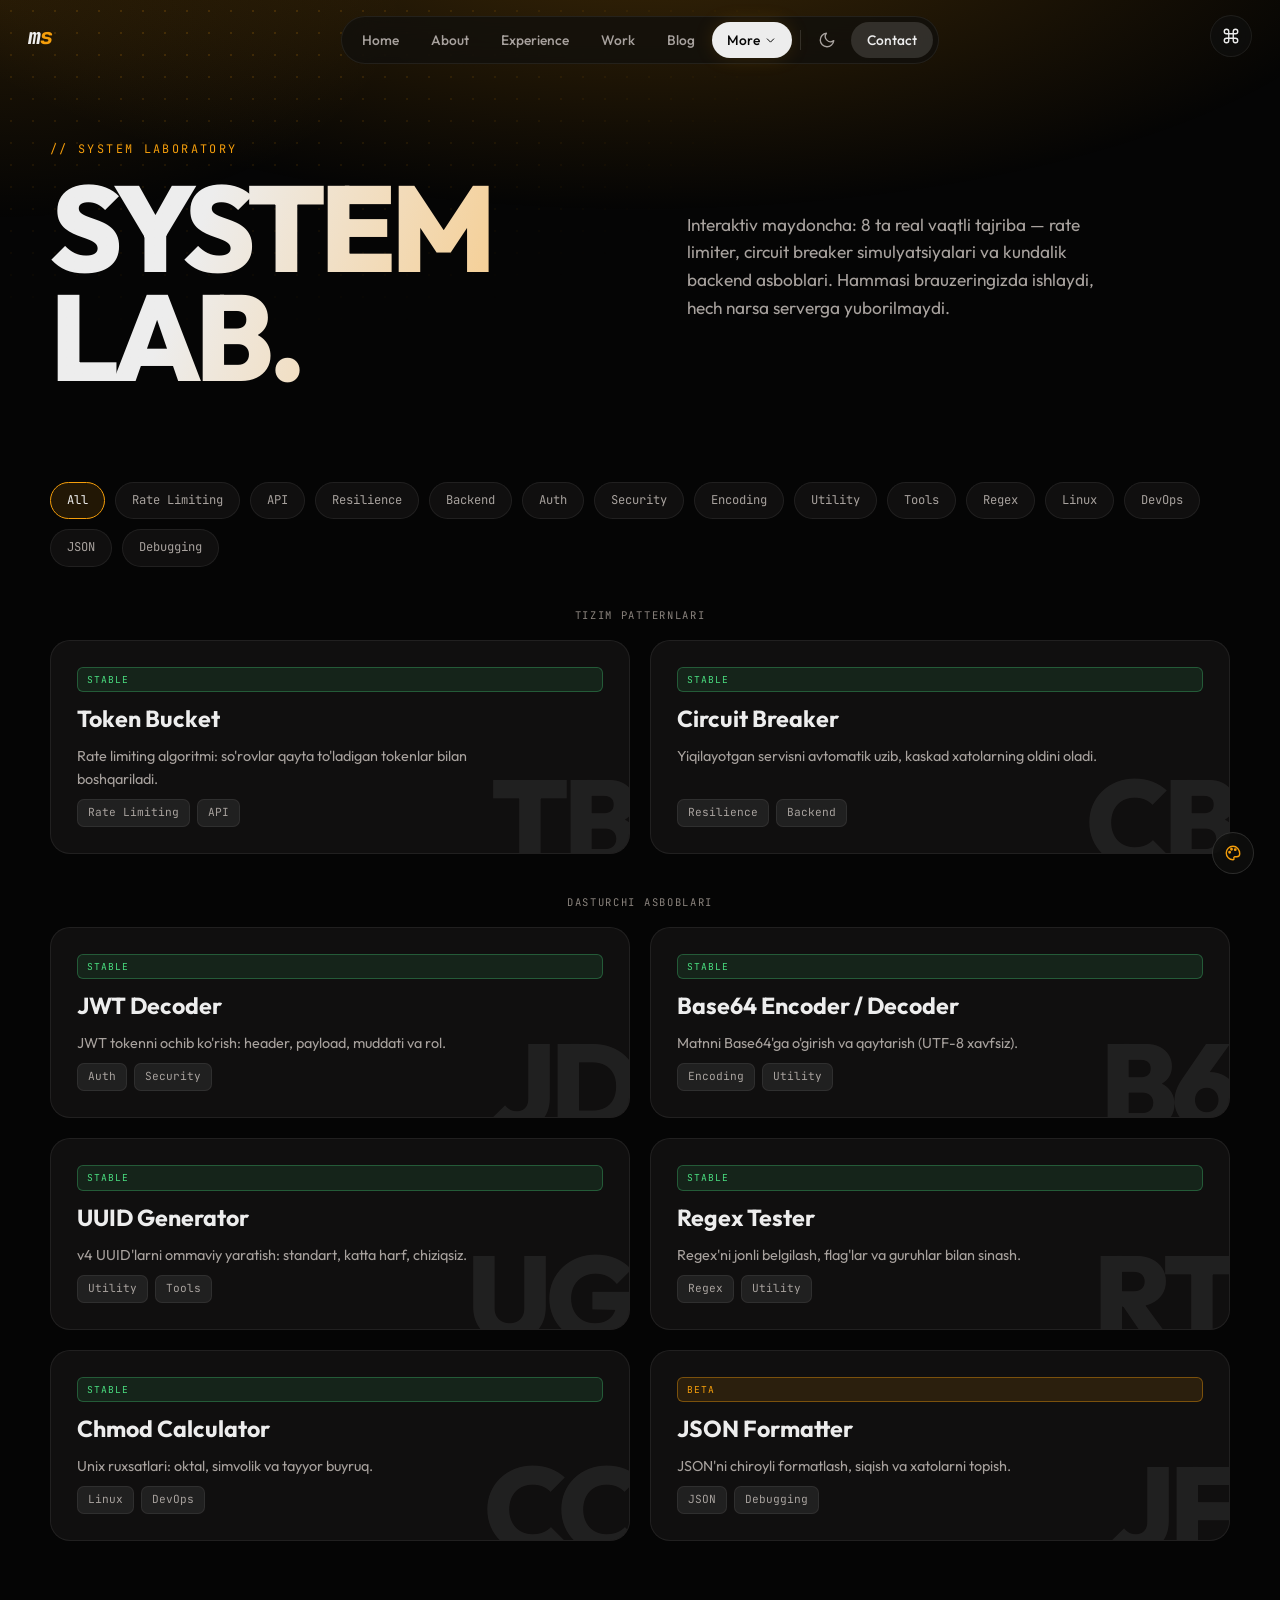
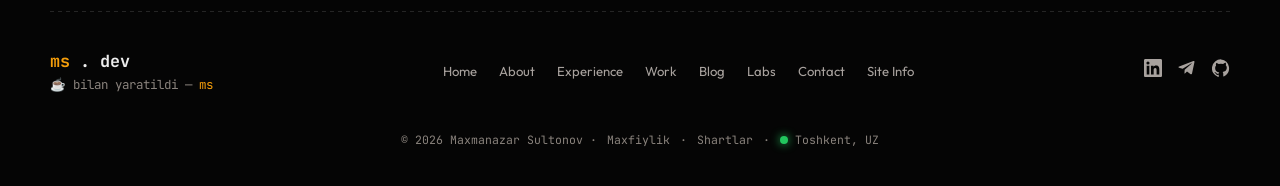
<file: labs/index.html>
<!DOCTYPE html>
<html lang="uz" data-theme="dark">
<head>
  <meta charset="UTF-8" />
  <meta name="viewport" content="width=device-width, initial-scale=1, viewport-fit=cover, interactive-widget=resizes-content" />
  <title>Labs | Maxmanazar Sultonov (MS)</title>
  <meta name="description" content="System Lab: Token Bucket, Circuit Breaker simulyatsiyalari va JWT decoder, Base64, UUID, Regex, Chmod, JSON asboblari." />
  <link rel="canonical" href="https://maxmanazar025.github.io/labs/" />
  <meta property="og:type" content="website" />
  <meta property="og:site_name" content="ms.dev — Maxmanazar Sultonov" />
  <meta property="og:locale" content="uz_UZ" />
  <meta property="og:url" content="https://maxmanazar025.github.io/labs/" />
  <meta property="og:title" content="Labs | Maxmanazar Sultonov (MS)" />
  <meta property="og:description" content="System Lab: Token Bucket, Circuit Breaker simulyatsiyalari va JWT decoder, Base64, UUID, Regex, Chmod, JSON asboblari." />
  <meta property="og:image" content="https://maxmanazar025.github.io/assets/img/og-card.jpg" />
  <meta property="og:image:width" content="1200" /><meta property="og:image:height" content="630" />
  <meta property="og:image:alt" content="Maxmanazar Sultonov — Backend Developer" />
  <meta name="twitter:card" content="summary_large_image" />
  <meta name="theme-color" content="#050505" />
  <meta name="color-scheme" content="dark light" />
  <link rel="icon" href="../assets/img/favicon.svg" type="image/svg+xml" />
  <link rel="apple-touch-icon" href="../assets/img/apple-touch-icon.png" />
  <link rel="manifest" href="../manifest.webmanifest" />
  <link rel="preconnect" href="https://fonts.googleapis.com" /><link rel="preconnect" href="https://fonts.gstatic.com" crossorigin />
  <link href="https://fonts.googleapis.com/css2?family=Outfit:wght@400;500;600;700;800&family=JetBrains+Mono:wght@400;500;700&family=Instrument+Serif:ital@1&display=swap" rel="stylesheet" />
  <script>(function(){var d=document.documentElement;d.classList.add("js");try{var t=localStorage.getItem("theme");if(t)d.dataset.theme=t;var a=(localStorage.getItem("accentHex")||"").split(",");if(a.length===4){["--acc-d","--acc2-d","--acc-l","--acc2-l"].forEach(function(k,i){d.style.setProperty(k,a[i])});d.dataset.accent="1"}}catch(e){}if(d.dataset.theme==="light"){var m=document.querySelector('meta[name="theme-color"]');if(m)m.content="#faf8f5"}})();</script>
  <link rel="stylesheet" href="../assets/css/main.css" />
</head>
<body data-page="labs">
<main class="page">
  <div class="container">
    <header class="p-split">
      <div><p class="slash">// System laboratory</p><h1 class="giant">SYSTEM<br />LAB.</h1></div>
      <p class="desc">Interaktiv maydoncha: <span id="lab-count">8</span> ta real vaqtli tajriba — rate limiter, circuit breaker simulyatsiyalari va kundalik backend asboblari. Hammasi brauzeringizda ishlaydi, hech narsa serverga yuborilmaydi.</p>
    </header>
    <div class="filters" id="lab-tags" style="justify-content:flex-start;margin-bottom:10px"></div>
    <div id="labs"></div>
  </div>
  <div class="modal" id="modal" hidden>
    <div class="modal-box" role="dialog" aria-modal="true" aria-labelledby="m-title">
      <div class="modal-head"><h3 id="m-title"></h3><button class="icon-btn" id="m-x" aria-label="Yopish"></button></div>
      <div class="modal-body" id="m-body"></div>
    </div>
  </div>
</main>
<script src="../assets/js/site.js"></script>
<script src="../assets/js/labs.js"></script>
</body>
</html>
</file>
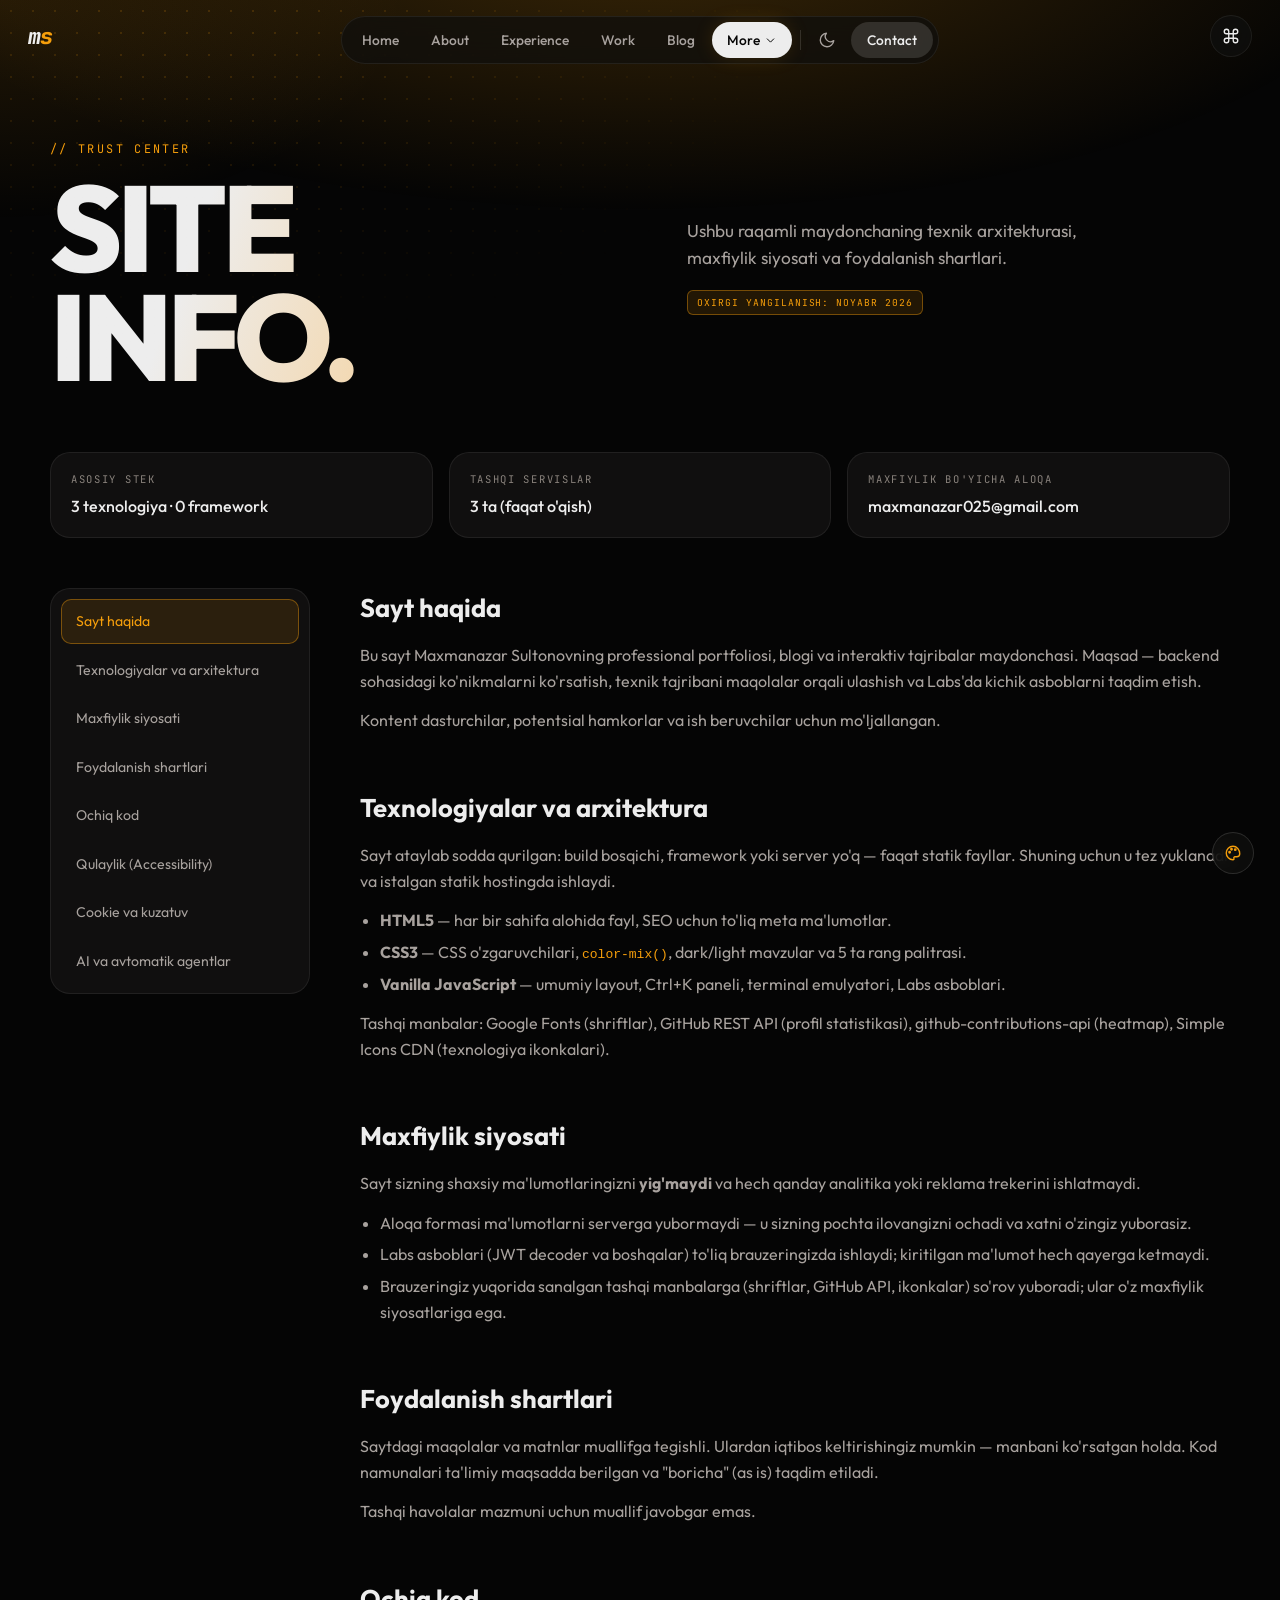
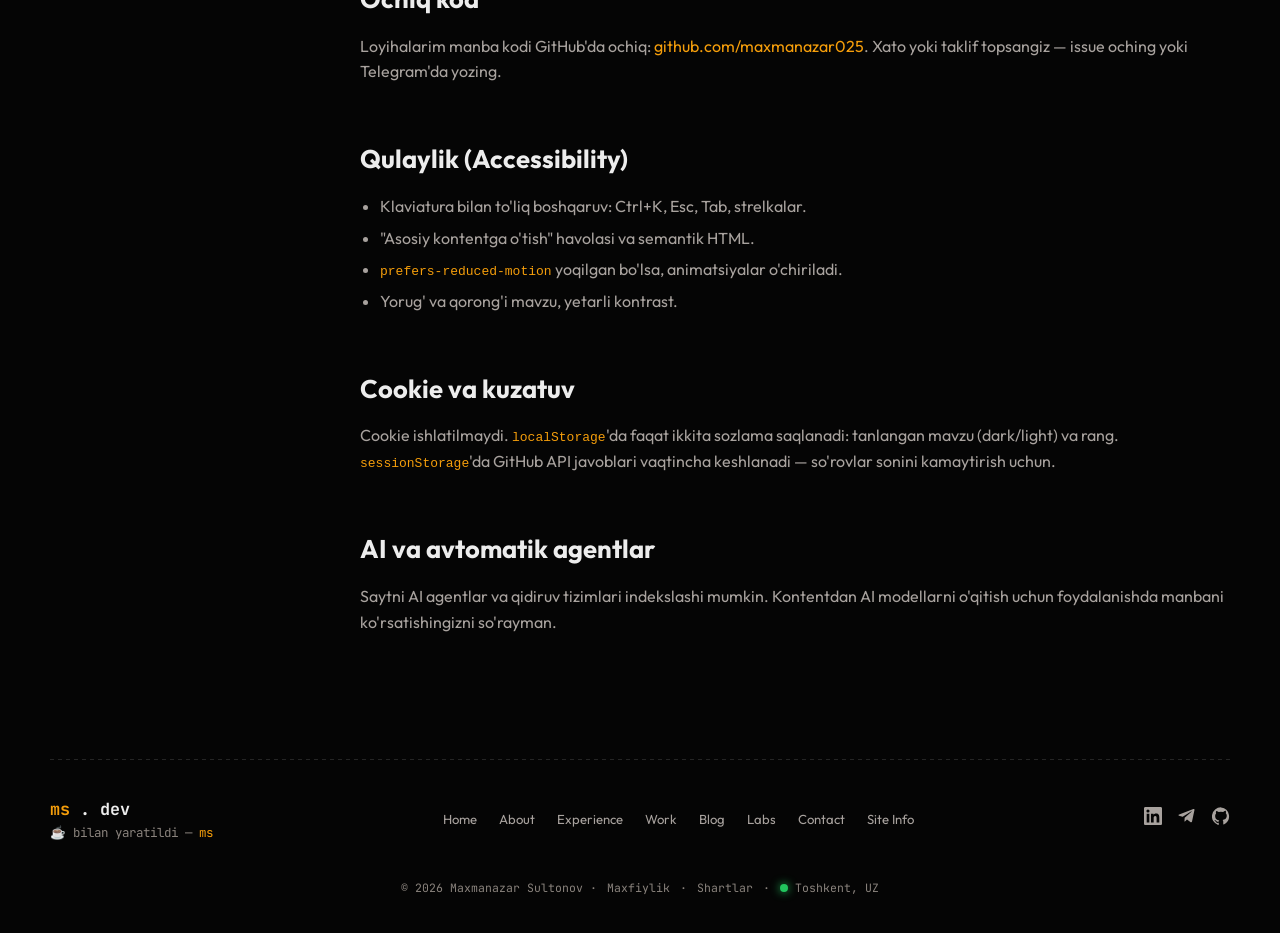
<file: site-info/index.html>
<!DOCTYPE html>
<html lang="uz" data-theme="dark">
<head>
  <meta charset="UTF-8" />
  <meta name="viewport" content="width=device-width, initial-scale=1, viewport-fit=cover, interactive-widget=resizes-content" />
  <title>Site Info | Maxmanazar Sultonov (MS)</title>
  <meta name="description" content="Sayt arxitekturasi, maxfiylik siyosati va foydalanish shartlari." />
  <link rel="canonical" href="https://maxmanazar025.github.io/site-info/" />
  <meta property="og:type" content="website" />
  <meta property="og:site_name" content="ms.dev — Maxmanazar Sultonov" />
  <meta property="og:locale" content="uz_UZ" />
  <meta property="og:url" content="https://maxmanazar025.github.io/site-info/" />
  <meta property="og:title" content="Site Info | Maxmanazar Sultonov (MS)" />
  <meta property="og:description" content="Sayt arxitekturasi, maxfiylik siyosati va foydalanish shartlari." />
  <meta property="og:image" content="https://maxmanazar025.github.io/assets/img/og-card.jpg" />
  <meta property="og:image:width" content="1200" /><meta property="og:image:height" content="630" />
  <meta property="og:image:alt" content="Maxmanazar Sultonov — Backend Developer" />
  <meta name="twitter:card" content="summary_large_image" />
  <meta name="theme-color" content="#050505" />
  <meta name="color-scheme" content="dark light" />
  <link rel="icon" href="../assets/img/favicon.svg" type="image/svg+xml" />
  <link rel="apple-touch-icon" href="../assets/img/apple-touch-icon.png" />
  <link rel="manifest" href="../manifest.webmanifest" />
  <link rel="preconnect" href="https://fonts.googleapis.com" /><link rel="preconnect" href="https://fonts.gstatic.com" crossorigin />
  <link href="https://fonts.googleapis.com/css2?family=Outfit:wght@400;500;600;700;800&family=JetBrains+Mono:wght@400;500;700&family=Instrument+Serif:ital@1&display=swap" rel="stylesheet" />
  <script>(function(){var d=document.documentElement;d.classList.add("js");try{var t=localStorage.getItem("theme");if(t)d.dataset.theme=t;var a=(localStorage.getItem("accentHex")||"").split(",");if(a.length===4){["--acc-d","--acc2-d","--acc-l","--acc2-l"].forEach(function(k,i){d.style.setProperty(k,a[i])});d.dataset.accent="1"}}catch(e){}if(d.dataset.theme==="light"){var m=document.querySelector('meta[name="theme-color"]');if(m)m.content="#faf8f5"}})();</script>
  <link rel="stylesheet" href="../assets/css/main.css" />
</head>
<body data-page="site-info">
<main class="page">
  <div class="container">
    <header class="p-split">
      <div><p class="slash">// Trust center</p><h1 class="giant">SITE<br />INFO.</h1></div>
      <div><p class="desc">Ushbu raqamli maydonchaning texnik arxitekturasi, maxfiylik siyosati va foydalanish shartlari.</p>
        <span class="badge" style="display:inline-block;margin-top:18px">Oxirgi yangilanish: noyabr 2026</span></div>
    </header>
    <div class="info-top">
      <div class="card"><span class="label">Asosiy stek</span><b>3 texnologiya · 0 framework</b></div>
      <div class="card"><span class="label">Tashqi servislar</span><b>3 ta (faqat o'qish)</b></div>
      <div class="card"><span class="label">Maxfiylik bo'yicha aloqa</span><b>maxmanazar025@gmail.com</b></div>
    </div>
    <div class="info-grid">
      <nav class="card toc" id="toc">
        <a href="#about">Sayt haqida</a><a href="#stack">Texnologiyalar va arxitektura</a><a href="#privacy">Maxfiylik siyosati</a><a href="#terms">Foydalanish shartlari</a><a href="#oss">Ochiq kod</a><a href="#a11y">Qulaylik (Accessibility)</a><a href="#cookies">Cookie va kuzatuv</a><a href="#ai">AI va avtomatik agentlar</a>
      </nav>
      <div class="info-body">
        <section id="about"><h2>Sayt haqida</h2><p>Bu sayt Maxmanazar Sultonovning professional portfoliosi, blogi va interaktiv tajribalar maydonchasi. Maqsad — backend sohasidagi ko'nikmalarni ko'rsatish, texnik tajribani maqolalar orqali ulashish va Labs'da kichik asboblarni taqdim etish.</p><p>Kontent dasturchilar, potentsial hamkorlar va ish beruvchilar uchun mo'ljallangan.</p></section>
        <section id="stack"><h2>Texnologiyalar va arxitektura</h2><p>Sayt ataylab sodda qurilgan: build bosqichi, framework yoki server yo'q — faqat statik fayllar. Shuning uchun u tez yuklanadi va istalgan statik hostingda ishlaydi.</p>
          <ul><li><b>HTML5</b> — har bir sahifa alohida fayl, SEO uchun to'liq meta ma'lumotlar.</li><li><b>CSS3</b> — CSS o'zgaruvchilari, <code class="accent">color-mix()</code>, dark/light mavzular va 5 ta rang palitrasi.</li><li><b>Vanilla JavaScript</b> — umumiy layout, Ctrl+K paneli, terminal emulyatori, Labs asboblari.</li></ul>
          <p>Tashqi manbalar: Google Fonts (shriftlar), GitHub REST API (profil statistikasi), github-contributions-api (heatmap), Simple Icons CDN (texnologiya ikonkalari).</p></section>
        <section id="privacy"><h2>Maxfiylik siyosati</h2><p>Sayt sizning shaxsiy ma'lumotlaringizni <b>yig'maydi</b> va hech qanday analitika yoki reklama trekerini ishlatmaydi.</p>
          <ul><li>Aloqa formasi ma'lumotlarni serverga yubormaydi — u sizning pochta ilovangizni ochadi va xatni o'zingiz yuborasiz.</li><li>Labs asboblari (JWT decoder va boshqalar) to'liq brauzeringizda ishlaydi; kiritilgan ma'lumot hech qayerga ketmaydi.</li><li>Brauzeringiz yuqorida sanalgan tashqi manbalarga (shriftlar, GitHub API, ikonkalar) so'rov yuboradi; ular o'z maxfiylik siyosatlariga ega.</li></ul></section>
        <section id="terms"><h2>Foydalanish shartlari</h2><p>Saytdagi maqolalar va matnlar muallifga tegishli. Ulardan iqtibos keltirishingiz mumkin — manbani ko'rsatgan holda. Kod namunalari ta'limiy maqsadda berilgan va "boricha" (as is) taqdim etiladi.</p><p>Tashqi havolalar mazmuni uchun muallif javobgar emas.</p></section>
        <section id="oss"><h2>Ochiq kod</h2><p>Loyihalarim manba kodi GitHub'da ochiq: <a class="accent" href="https://github.com/maxmanazar025" target="_blank" rel="noopener">github.com/maxmanazar025</a>. Xato yoki taklif topsangiz — issue oching yoki Telegram'da yozing.</p></section>
        <section id="a11y"><h2>Qulaylik (Accessibility)</h2><ul><li>Klaviatura bilan to'liq boshqaruv: Ctrl+K, Esc, Tab, strelkalar.</li><li>"Asosiy kontentga o'tish" havolasi va semantik HTML.</li><li><code class="accent">prefers-reduced-motion</code> yoqilgan bo'lsa, animatsiyalar o'chiriladi.</li><li>Yorug' va qorong'i mavzu, yetarli kontrast.</li></ul></section>
        <section id="cookies"><h2>Cookie va kuzatuv</h2><p>Cookie ishlatilmaydi. <code class="accent">localStorage</code>'da faqat ikkita sozlama saqlanadi: tanlangan mavzu (dark/light) va rang. <code class="accent">sessionStorage</code>'da GitHub API javoblari vaqtincha keshlanadi — so'rovlar sonini kamaytirish uchun.</p></section>
        <section id="ai"><h2>AI va avtomatik agentlar</h2><p>Saytni AI agentlar va qidiruv tizimlari indekslashi mumkin. Kontentdan AI modellarni o'qitish uchun foydalanishda manbani ko'rsatishingizni so'rayman.</p></section>
      </div>
    </div>
  </div>
</main>
<script src="../assets/js/site.js"></script>
<script>
  (() => { const links = [...document.querySelectorAll("#toc a")], secs = links.map(a => document.querySelector(a.getAttribute("href")));
    const upd = () => { let cur = 0; secs.forEach((s, i) => { if (s.getBoundingClientRect().top < 160) cur = i; }); links.forEach((a, i) => a.classList.toggle("active", i === cur)); };
    addEventListener("scroll", upd, { passive: true }); upd(); })();
</script>
</body>
</html>
</file>
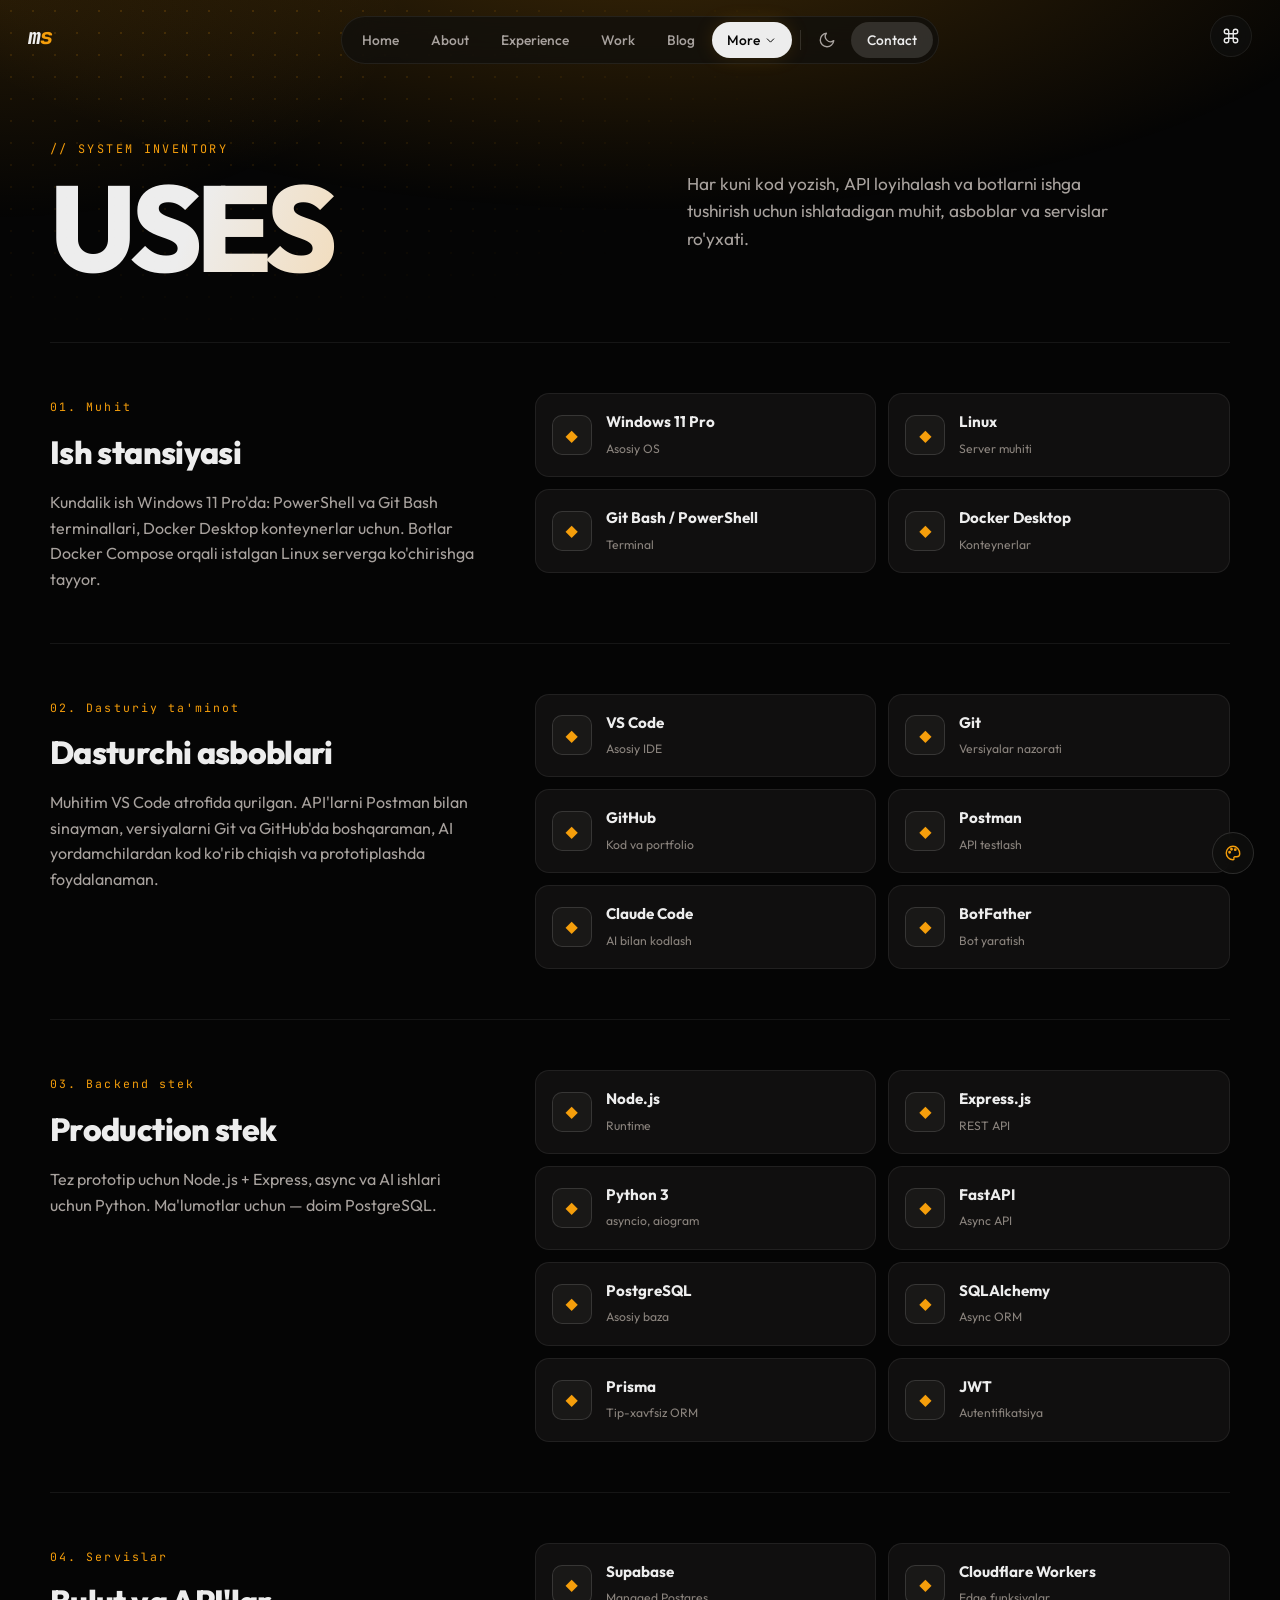
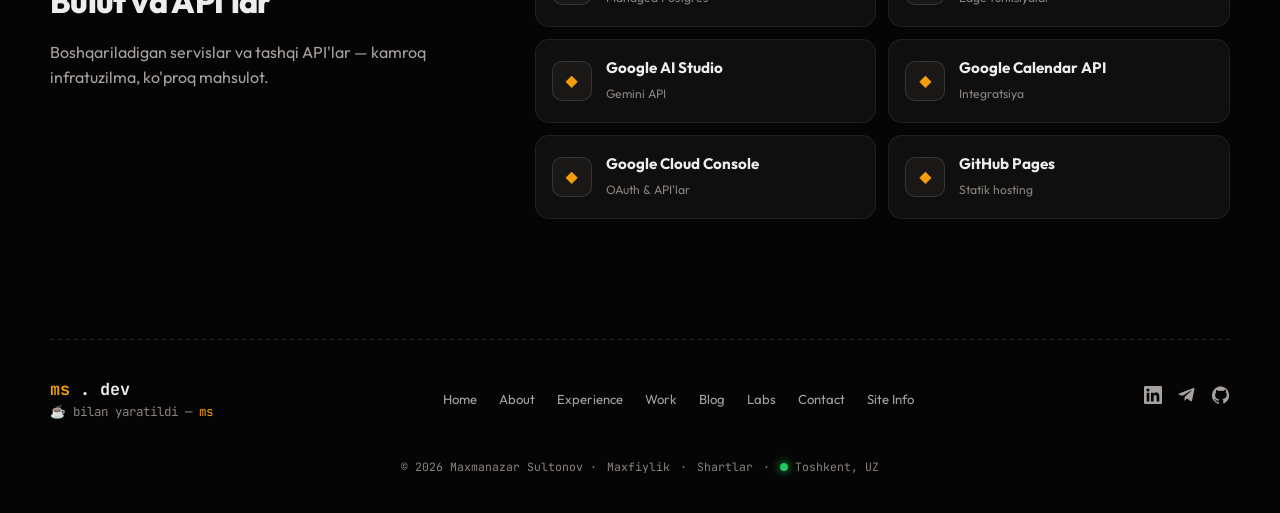
<file: uses/index.html>
<!DOCTYPE html>
<html lang="uz" data-theme="dark">
<head>
  <meta charset="UTF-8" />
  <meta name="viewport" content="width=device-width, initial-scale=1, viewport-fit=cover, interactive-widget=resizes-content" />
  <title>Uses | Maxmanazar Sultonov (MS)</title>
  <meta name="description" content="Har kuni ishlatadigan vositalar: muhit, dasturchi asboblari, backend stek va servislar." />
  <link rel="canonical" href="https://maxmanazar025.github.io/uses/" />
  <meta property="og:type" content="website" />
  <meta property="og:site_name" content="ms.dev — Maxmanazar Sultonov" />
  <meta property="og:locale" content="uz_UZ" />
  <meta property="og:url" content="https://maxmanazar025.github.io/uses/" />
  <meta property="og:title" content="Uses | Maxmanazar Sultonov (MS)" />
  <meta property="og:description" content="Har kuni ishlatadigan vositalar: muhit, dasturchi asboblari, backend stek va servislar." />
  <meta property="og:image" content="https://maxmanazar025.github.io/assets/img/og-card.jpg" />
  <meta property="og:image:width" content="1200" /><meta property="og:image:height" content="630" />
  <meta property="og:image:alt" content="Maxmanazar Sultonov — Backend Developer" />
  <meta name="twitter:card" content="summary_large_image" />
  <meta name="theme-color" content="#050505" />
  <meta name="color-scheme" content="dark light" />
  <link rel="icon" href="../assets/img/favicon.svg" type="image/svg+xml" />
  <link rel="apple-touch-icon" href="../assets/img/apple-touch-icon.png" />
  <link rel="manifest" href="../manifest.webmanifest" />
  <link rel="preconnect" href="https://fonts.googleapis.com" /><link rel="preconnect" href="https://fonts.gstatic.com" crossorigin />
  <link href="https://fonts.googleapis.com/css2?family=Outfit:wght@400;500;600;700;800&family=JetBrains+Mono:wght@400;500;700&family=Instrument+Serif:ital@1&display=swap" rel="stylesheet" />
  <script>(function(){var d=document.documentElement;d.classList.add("js");try{var t=localStorage.getItem("theme");if(t)d.dataset.theme=t;var a=(localStorage.getItem("accentHex")||"").split(",");if(a.length===4){["--acc-d","--acc2-d","--acc-l","--acc2-l"].forEach(function(k,i){d.style.setProperty(k,a[i])});d.dataset.accent="1"}}catch(e){}if(d.dataset.theme==="light"){var m=document.querySelector('meta[name="theme-color"]');if(m)m.content="#faf8f5"}})();</script>
  <link rel="stylesheet" href="../assets/css/main.css" />
</head>
<body data-page="uses">
<main class="page">
  <div class="container">
    <header class="p-split">
      <div><p class="slash">// System inventory</p><h1 class="giant">USES</h1></div>
      <p class="desc">Har kuni kod yozish, API loyihalash va botlarni ishga tushirish uchun ishlatadigan muhit, asboblar va servislar ro'yxati.</p>
    </header>
    <div id="uses"></div>
  </div>
</main>
<script src="../assets/js/site.js"></script>
<script>
(() => {
  const ic = s => `<img src="https://cdn.simpleicons.org/${s}" alt="" loading="lazy" onerror="this.replaceWith(Object.assign(document.createElement('span'),{textContent:'◆',className:'accent'}))">`;
  const S = [
    ["01. Muhit", "Ish stansiyasi", "Kundalik ish Windows 11 Pro'da: PowerShell va Git Bash terminallari, Docker Desktop konteynerlar uchun. Botlar Docker Compose orqali istalgan Linux serverga ko'chirishga tayyor.",
      [["windows", "Windows 11 Pro", "Asosiy OS"], ["linux", "Linux", "Server muhiti"], ["gnubash", "Git Bash / PowerShell", "Terminal"], ["docker", "Docker Desktop", "Konteynerlar"]]],
    ["02. Dasturiy ta'minot", "Dasturchi asboblari", "Muhitim VS Code atrofida qurilgan. API'larni Postman bilan sinayman, versiyalarni Git va GitHub'da boshqaraman, AI yordamchilardan kod ko'rib chiqish va prototiplashda foydalanaman.",
      [["vscodium", "VS Code", "Asosiy IDE"], ["git", "Git", "Versiyalar nazorati"], ["github", "GitHub", "Kod va portfolio"], ["postman", "Postman", "API testlash"], ["anthropic", "Claude Code", "AI bilan kodlash"], ["telegram", "BotFather", "Bot yaratish"]]],
    ["03. Backend stek", "Production stek", "Tez prototip uchun Node.js + Express, async va AI ishlari uchun Python. Ma'lumotlar uchun — doim PostgreSQL.",
      [["nodedotjs", "Node.js", "Runtime"], ["express", "Express.js", "REST API"], ["python", "Python 3", "asyncio, aiogram"], ["fastapi", "FastAPI", "Async API"], ["postgresql", "PostgreSQL", "Asosiy baza"], ["sqlalchemy", "SQLAlchemy", "Async ORM"], ["prisma", "Prisma", "Tip-xavfsiz ORM"], ["jsonwebtokens", "JWT", "Autentifikatsiya"]]],
    ["04. Servislar", "Bulut va API'lar", "Boshqariladigan servislar va tashqi API'lar — kamroq infratuzilma, ko'proq mahsulot.",
      [["supabase", "Supabase", "Managed Postgres"], ["cloudflareworkers", "Cloudflare Workers", "Edge funksiyalar"], ["googlegemini", "Google AI Studio", "Gemini API"], ["googlecalendar", "Google Calendar API", "Integratsiya"], ["googlecloud", "Google Cloud Console", "OAuth & API'lar"], ["githubpages", "GitHub Pages", "Statik hosting"]]],
  ];
  document.getElementById("uses").innerHTML = S.map(([n, h, p, items]) => `<section class="uses-sec reveal"><div><span class="num">${n}</span><h2>${h}</h2><p>${p}</p></div>
    <div class="uses-list">${items.map(([s, t, d]) => `<div class="use"><span class="ic">${ic(s)}</span><div><b>${t}</b><small>${d}</small></div></div>`).join("")}</div></section>`).join("");
  window.MS.observeReveal();
})();
</script>
</body>
</html>
</file>
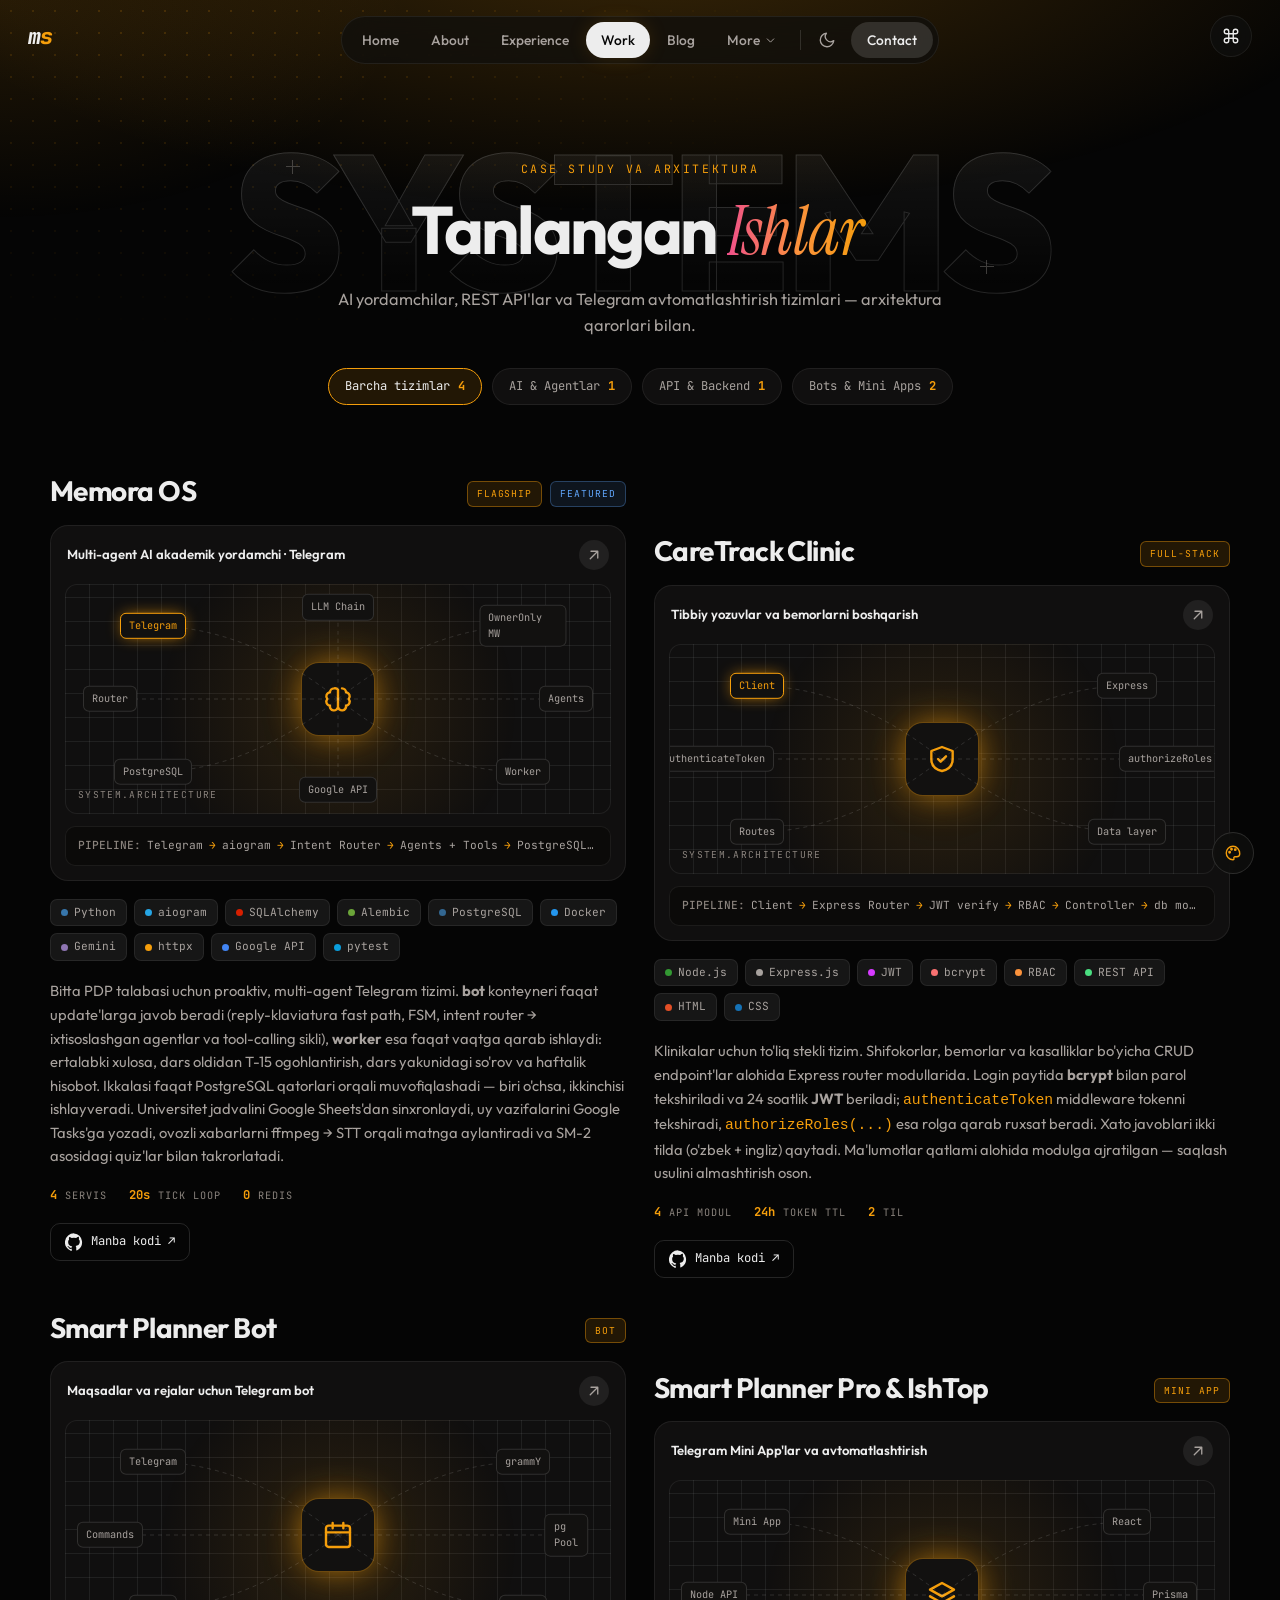
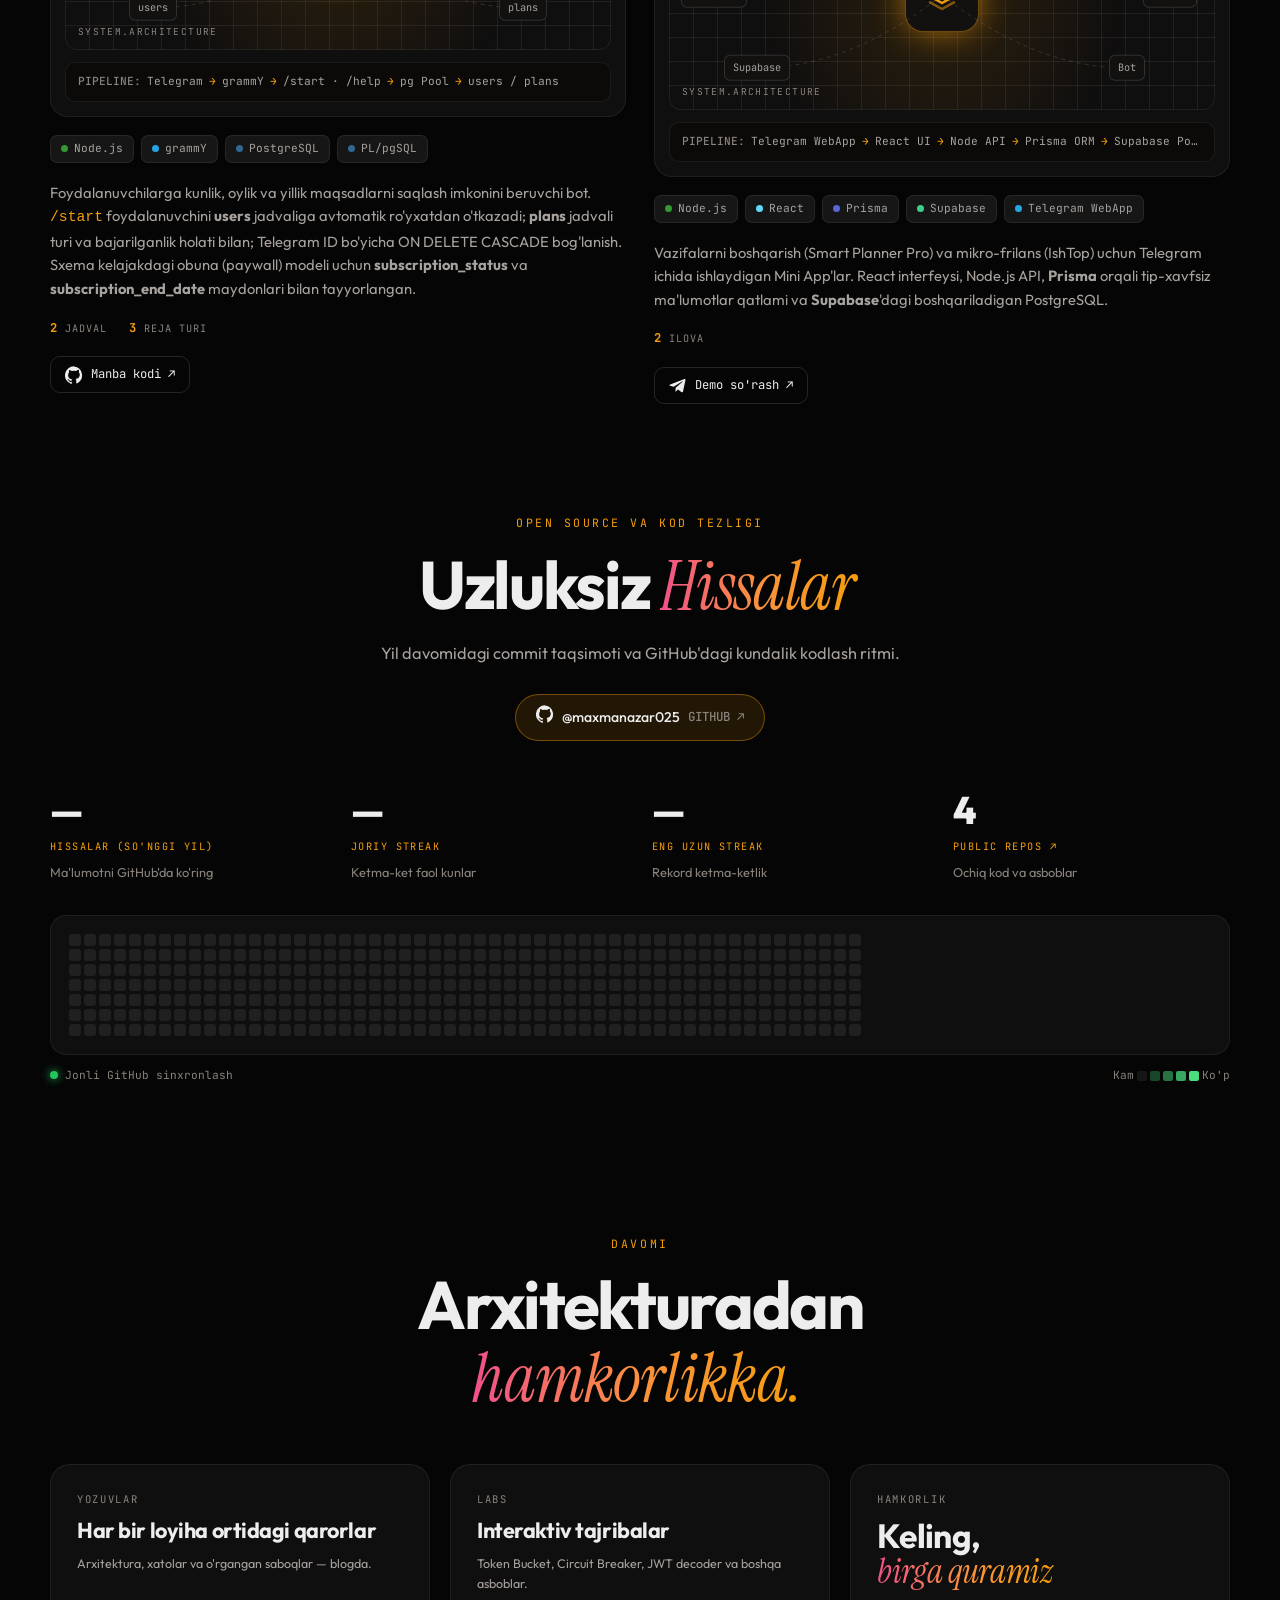
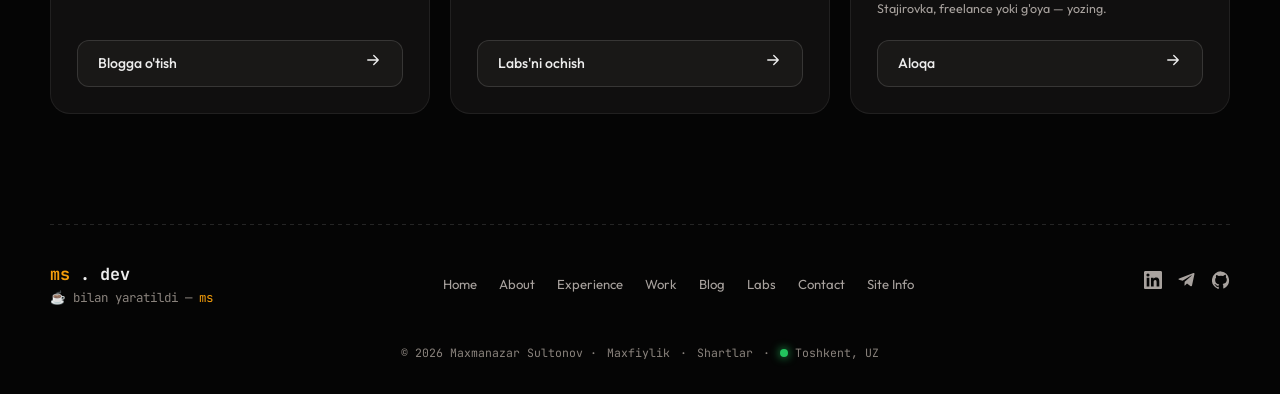
<file: work/index.html>
<!DOCTYPE html>
<html lang="uz" data-theme="dark">
<head>
  <meta charset="UTF-8" />
  <meta name="viewport" content="width=device-width, initial-scale=1, viewport-fit=cover, interactive-widget=resizes-content" />
  <title>Work | Maxmanazar Sultonov (MS)</title>
  <meta name="description" content="Loyihalar va arxitektura: Memora OS, CareTrack Clinic, Smart Planner Bot, Telegram Mini App'lar." />
  <link rel="canonical" href="https://maxmanazar025.github.io/work/" />
  <meta property="og:type" content="website" />
  <meta property="og:site_name" content="ms.dev — Maxmanazar Sultonov" />
  <meta property="og:locale" content="uz_UZ" />
  <meta property="og:url" content="https://maxmanazar025.github.io/work/" />
  <meta property="og:title" content="Work | Maxmanazar Sultonov (MS)" />
  <meta property="og:description" content="Loyihalar va arxitektura: Memora OS, CareTrack Clinic, Smart Planner Bot, Telegram Mini App'lar." />
  <meta property="og:image" content="https://maxmanazar025.github.io/assets/img/og-card.jpg" />
  <meta property="og:image:width" content="1200" /><meta property="og:image:height" content="630" />
  <meta property="og:image:alt" content="Maxmanazar Sultonov — Backend Developer" />
  <meta name="twitter:card" content="summary_large_image" />
  <meta name="theme-color" content="#050505" />
  <meta name="color-scheme" content="dark light" />
  <link rel="icon" href="../assets/img/favicon.svg" type="image/svg+xml" />
  <link rel="apple-touch-icon" href="../assets/img/apple-touch-icon.png" />
  <link rel="manifest" href="../manifest.webmanifest" />
  <link rel="preconnect" href="https://fonts.googleapis.com" /><link rel="preconnect" href="https://fonts.gstatic.com" crossorigin />
  <link href="https://fonts.googleapis.com/css2?family=Outfit:wght@400;500;600;700;800&family=JetBrains+Mono:wght@400;500;700&family=Instrument+Serif:ital@1&display=swap" rel="stylesheet" />
  <script>(function(){var d=document.documentElement;d.classList.add("js");try{var t=localStorage.getItem("theme");if(t)d.dataset.theme=t;var a=(localStorage.getItem("accentHex")||"").split(",");if(a.length===4){["--acc-d","--acc2-d","--acc-l","--acc2-l"].forEach(function(k,i){d.style.setProperty(k,a[i])});d.dataset.accent="1"}}catch(e){}if(d.dataset.theme==="light"){var m=document.querySelector('meta[name="theme-color"]');if(m)m.content="#faf8f5"}})();</script>
  <link rel="stylesheet" href="../assets/css/main.css" />
</head>
<body data-page="work">
<main class="page">
  <div class="container">
    <header class="p-hero">
      <span class="ghost" aria-hidden="true">SYSTEMS</span>
      <span class="cross" style="left:20%;top:40px"></span><span class="cross" style="right:20%;top:140px"></span>
      <p class="eyebrow c">Case study va arxitektura</p>
      <h1 class="h-xl">Tanlangan <span class="serif grad">Ishlar</span></h1>
      <p class="lead">AI yordamchilar, REST API'lar va Telegram avtomatlashtirish tizimlari — arxitektura qarorlari bilan.</p>
      <div class="filters" id="filters" role="group" aria-label="Loyihalar filtri"></div>
    </header>

    <div class="projects" id="projects"></div>

    <!-- Contributions -->
    <section class="section">
      <p class="eyebrow c">Open source va kod tezligi</p>
      <h2 class="h-xl c">Uzluksiz <span class="serif grad">Hissalar</span></h2>
      <p class="lead c">Yil davomidagi commit taqsimoti va GitHub'dagi kundalik kodlash ritmi.</p>
      <div class="row-c"><a class="btn btn-ghost" href="https://github.com/maxmanazar025" target="_blank" rel="noopener"><span data-icon="github"></span> @maxmanazar025 <span class="mono small muted">GITHUB ↗</span></a></div>
      <div class="contrib-stats reveal">
        <div><b id="c-total">—</b><span class="k">HISSALAR (SO'NGGI YIL)</span><small id="c-peak">Yuklanmoqda...</small></div>
        <div><b id="c-cur">—</b><span class="k">JORIY STREAK</span><small>Ketma-ket faol kunlar</small></div>
        <div><b id="c-long">—</b><span class="k">ENG UZUN STREAK</span><small>Rekord ketma-ketlik</small></div>
        <div><b data-gh="repos">4</b><span class="k">PUBLIC REPOS ↗</span><small>Ochiq kod va asboblar</small></div>
      </div>
      <div class="heat-wrap reveal"><div class="heat" id="heat" aria-label="GitHub contributions heatmap"></div></div>
      <div class="heat-foot"><span><i class="live"></i> Jonli GitHub sinxronlash</span><span class="legend">Kam <span style="background:var(--border)"></span><span data-l="1"></span><span data-l="2"></span><span data-l="3"></span><span data-l="4"></span> Ko'p</span></div>
    </section>

    <section class="section">
      <p class="eyebrow c">Davomi</p>
      <h2 class="h-xl c">Arxitekturadan<br /><span class="serif grad">hamkorlikka.</span></h2>
      <div class="bento" style="margin-top:50px">
        <a class="card hov reveal" href="../blog/"><span class="label">Yozuvlar</span><h3>Har bir loyiha ortidagi qarorlar</h3><p class="dim small">Arxitektura, xatolar va o'rgangan saboqlar — blogda.</p><span class="btn btn-dark">Blogga o'tish <span data-icon="arrow"></span></span></a>
        <a class="card hov reveal" href="../labs/"><span class="label">Labs</span><h3>Interaktiv tajribalar</h3><p class="dim small">Token Bucket, Circuit Breaker, JWT decoder va boshqa asboblar.</p><span class="btn btn-dark">Labs'ni ochish <span data-icon="arrow"></span></span></a>
        <a class="card hov reveal" href="../contact/"><span class="label">Hamkorlik</span><h3 class="big-t">Keling,<br /><span class="serif grad">birga quramiz</span></h3><p class="dim small">Stajirovka, freelance yoki g'oya — yozing.</p><span class="btn btn-dark">Aloqa <span data-icon="arrow"></span></span></a>
      </div>
    </section>
  </div>
</main>
<script src="../assets/js/site.js"></script>
<script>
(() => {
  const I = window.MS_ICON;
  const C = { Python:"#3776ab", "Node.js":"#339933", "Express.js":"#a8a29e", PostgreSQL:"#336791", SQLAlchemy:"#d71f00", Alembic:"#6ba539", Docker:"#2496ed", aiogram:"#26a5e4", grammY:"#26a5e4", Gemini:"#8e75b2", httpx:"#f59e0b", pytest:"#0a9edc", JWT:"#d63aff", bcrypt:"#f87171", RBAC:"#fb923c", "REST API":"#4ade80", React:"#61dafb", Prisma:"#5a67d8", Supabase:"#3ecf8e", "PL/pgSQL":"#336791", "Telegram WebApp":"#26a5e4", "Google API":"#4285f4", HTML:"#e34f26", CSS:"#1572b6" };
  const PROJ = [
    { id:"memora", cat:"ai", t:"Memora OS", tags:["Flagship","Featured"], sub:"Multi-agent AI akademik yordamchi · Telegram", ic:"brain",
      nodes:["Telegram","OwnerOnly MW","Router","Agents","PostgreSQL","Worker","LLM Chain","Google API"],
      pipe:["Telegram","aiogram","Intent Router","Agents + Tools","PostgreSQL","Worker tick","Google Sync"],
      chips:["Python","aiogram","SQLAlchemy","Alembic","PostgreSQL","Docker","Gemini","httpx","Google API","pytest"],
      desc:"Bitta PDP talabasi uchun proaktiv, multi-agent Telegram tizimi. <b>bot</b> konteyneri faqat update'larga javob beradi (reply-klaviatura fast path, FSM, intent router → ixtisoslashgan agentlar va tool-calling sikli), <b>worker</b> esa faqat vaqtga qarab ishlaydi: ertalabki xulosa, dars oldidan T-15 ogohlantirish, dars yakunidagi so'rov va haftalik hisobot. Ikkalasi faqat PostgreSQL qatorlari orqali muvofiqlashadi — biri o'chsa, ikkinchisi ishlayveradi. Universitet jadvalini Google Sheets'dan sinxronlaydi, uy vazifalarini Google Tasks'ga yozadi, ovozli xabarlarni ffmpeg → STT orqali matnga aylantiradi va SM-2 asosidagi quiz'lar bilan takrorlatadi.",
      metrics:[["4","SERVIS"],["20s","TICK LOOP"],["0","REDIS"]], links:[["Manba kodi","https://github.com/maxmanazar025/pdp-assistant"]] },
    { id:"caretrack", cat:"api", t:"CareTrack Clinic", tags:["Full-stack"], sub:"Tibbiy yozuvlar va bemorlarni boshqarish", ic:"shield",
      nodes:["Client","Express","authenticateToken","authorizeRoles","Routes","Data layer"],
      pipe:["Client","Express Router","JWT verify","RBAC","Controller","db module"],
      chips:["Node.js","Express.js","JWT","bcrypt","RBAC","REST API","HTML","CSS"],
      desc:"Klinikalar uchun to'liq stekli tizim. Shifokorlar, bemorlar va kasalliklar bo'yicha CRUD endpoint'lar alohida Express router modullarida. Login paytida <b>bcrypt</b> bilan parol tekshiriladi va 24 soatlik <b>JWT</b> beriladi; <code class='accent'>authenticateToken</code> middleware tokenni tekshiradi, <code class='accent'>authorizeRoles(...)</code> esa rolga qarab ruxsat beradi. Xato javoblari ikki tilda (o'zbek + ingliz) qaytadi. Ma'lumotlar qatlami alohida modulga ajratilgan — saqlash usulini almashtirish oson.",
      metrics:[["4","API MODUL"],["24h","TOKEN TTL"],["2","TIL"]], links:[["Manba kodi","https://github.com/maxmanazar025/caretrack_clinic"]] },
    { id:"planner", cat:"bot", t:"Smart Planner Bot", tags:["Bot"], sub:"Maqsadlar va rejalar uchun Telegram bot", ic:"calendar",
      nodes:["Telegram","grammY","Commands","pg Pool","users","plans"],
      pipe:["Telegram","grammY","/start · /help","pg Pool","users / plans"],
      chips:["Node.js","grammY","PostgreSQL","PL/pgSQL"],
      desc:"Foydalanuvchilarga kunlik, oylik va yillik maqsadlarni saqlash imkonini beruvchi bot. <code class='accent'>/start</code> foydalanuvchini <b>users</b> jadvaliga avtomatik ro'yxatdan o'tkazadi; <b>plans</b> jadvali turi va bajarilganlik holati bilan; Telegram ID bo'yicha ON DELETE CASCADE bog'lanish. Sxema kelajakdagi obuna (paywall) modeli uchun <b>subscription_status</b> va <b>subscription_end_date</b> maydonlari bilan tayyorlangan.",
      metrics:[["2","JADVAL"],["3","REJA TURI"]], links:[["Manba kodi","https://github.com/maxmanazar025/smart-planner-bot"]] },
    { id:"miniapps", cat:"bot", t:"Smart Planner Pro & IshTop", tags:["Mini App"], sub:"Telegram Mini App'lar va avtomatlashtirish", ic:"layers",
      nodes:["Mini App","React","Node API","Prisma","Supabase","Bot"],
      pipe:["Telegram WebApp","React UI","Node API","Prisma ORM","Supabase Postgres"],
      chips:["Node.js","React","Prisma","Supabase","Telegram WebApp"],
      desc:"Vazifalarni boshqarish (Smart Planner Pro) va mikro-frilans (IshTop) uchun Telegram ichida ishlaydigan Mini App'lar. React interfeysi, Node.js API, <b>Prisma</b> orqali tip-xavfsiz ma'lumotlar qatlami va <b>Supabase</b>'dagi boshqariladigan PostgreSQL.",
      metrics:[["2","ILOVA"]], links:[["Demo so'rash","https://t.me/maxmanazarbek"]] },
  ];
  const CATS = [["all","Barcha tizimlar"],["ai","AI & Agentlar"],["api","API & Backend"],["bot","Bots & Mini Apps"]];
  const POS = [[16,18],[84,18],[8,50],[92,50],[16,82],[84,82],[50,10],[50,90]];
  const f = document.getElementById("filters");
  f.innerHTML = CATS.map(([k, n], i) => `<button class="filter${i ? "" : " active"}" aria-pressed="${!i}" data-f="${k}">${n} <b>${k === "all" ? PROJ.length : PROJ.filter(p => p.cat === k).length}</b></button>`).join("");
  document.getElementById("projects").innerHTML = PROJ.map(p => {
    const nodes = p.nodes.map((n, i) => `<span class="node" style="left:${POS[i][0]}%;top:${POS[i][1]}%;transform:translate(-50%,-50%)">${n}</span>`).join("");
    const wires = p.nodes.map((n, i) => `<path d="M50 50 Q ${(50 + POS[i][0]) / 2} ${POS[i][1]} ${POS[i][0]} ${POS[i][1]}" vector-effect="non-scaling-stroke"/>`).join("");
    return `<article class="project reveal" id="${p.id}" data-cat="${p.cat}">
      <div class="project-top"><h3>${p.t}</h3><div class="tags">${p.tags.map((t, i) => `<span class="badge${i ? " b" : ""}">${t}</span>`).join("")}</div></div>
      <div class="arch">
        <div class="arch-head"><span>${p.sub}</span><a href="${p.links[0][1]}" target="_blank" rel="noopener" aria-label="${p.links[0][0]}">${I("ext")}</a></div>
        <div class="arch-stage"><svg class="wires" viewBox="0 0 100 100" preserveAspectRatio="none">${wires}</svg>${nodes}<div class="core">${I(p.ic)}</div><span class="sys">SYSTEM.ARCHITECTURE</span></div>
        <div class="pipeline"><b>PIPELINE:</b>${p.pipe.join("<i>→</i>")}</div>
      </div>
      <div class="chips">${p.chips.map(c => `<i><b style="--c:${C[c] || "var(--accent)"}"></b>${c}</i>`).join("")}</div>
      <p>${p.desc}</p>
      <div class="metrics">${p.metrics.map(([v, k]) => `<div><b>${v}</b><small>${k}</small></div>`).join("")}</div>
      <div class="src">${p.links.map(([n, h]) => `<a href="${h}" target="_blank" rel="noopener">${I(h.includes("github") ? "github" : "telegram")} ${n} ↗</a>`).join("")}</div>
    </article>`;
  }).join("");
  window.MS.observeReveal(document.getElementById("projects"));
  // animate nodes
  // animate only the diagrams that are on screen (saves battery on phones)
  const lit = new Map();
  const vis = new IntersectionObserver(es => es.forEach(e => {
    if (e.isIntersecting && !lit.has(e.target)) { const n = e.target.querySelectorAll(".node"); let i = 0;
      lit.set(e.target, setInterval(() => { n.forEach(x => x.classList.remove("lit")); n[i % n.length].classList.add("lit"); i++; }, 800)); }
    else if (!e.isIntersecting && lit.has(e.target)) { clearInterval(lit.get(e.target)); lit.delete(e.target); }
  }));
  document.querySelectorAll(".arch-stage").forEach(st => vis.observe(st));
  f.addEventListener("click", e => { const b = e.target.closest(".filter"); if (!b) return;
    f.querySelectorAll(".filter").forEach(x => { x.classList.toggle("active", x === b); x.setAttribute("aria-pressed", x === b); });
    document.querySelectorAll(".project").forEach(p => p.classList.toggle("hide", b.dataset.f !== "all" && p.dataset.cat !== b.dataset.f)); });

  // contributions heatmap (public API, no token)
  (async () => {
    const heat = document.getElementById("heat");
    try {
      const r = await fetch("https://github-contributions-api.jogruber.de/v4/maxmanazar025?y=last"); const j = await r.json();
      const days = j.contributions || [];
      const pad = days.length ? new Date(days[0].date).getDay() : 0;
      heat.innerHTML = "<span style='visibility:hidden'></span>".repeat(pad) + days.map(d => `<span data-l="${d.level}" title="${d.date}: ${d.count} ta hissa"></span>`).join("");
      const total = days.reduce((s, d) => s + d.count, 0), peak = Math.max(0, ...days.map(d => d.count));
      let cur = 0, long = 0, run = 0;
      days.forEach(d => { run = d.count ? run + 1 : 0; long = Math.max(long, run); });
      for (let i = days.length - 1; i >= 0; i--) { if (days[i].count) cur++; else if (i === days.length - 1) continue; else break; }
      document.getElementById("c-total").textContent = total;
      document.getElementById("c-peak").textContent = `Eng faol kun: ${peak} ta hissa`;
      document.getElementById("c-cur").textContent = cur + " kun";
      document.getElementById("c-long").textContent = long + " kun";
    } catch {
      heat.innerHTML = Array.from({ length: 371 }, () => "<span></span>").join("");
      document.getElementById("c-peak").textContent = "Ma'lumotni GitHub'da ko'ring";
    }
  })();
})();
</script>
</body>
</html>
</file>
<file: assets/css/main.css>
/* =========================================================
   ms.dev — Maxmanazar Sultonov portfolio
   ========================================================= */
:root {
  /* accent: dark-theme value (-d) and a darker, AA-contrast value for light theme (-l) */
  --acc-d: #f59e0b; --acc2-d: #fb923c; --acc-l: #b45309; --acc2-l: #c2410c;
  --accent: var(--acc-d);
  --accent-2: var(--acc2-d);
  --pink: #f0508a;
  --bg: #050505;
  --bg-2: #0b0a09;
  --card: rgba(20, 19, 18, 0.78);
  --card-solid: #121110;
  --card-hi: #191817;
  --border: rgba(255, 255, 255, 0.07);
  --border-2: rgba(255, 255, 255, 0.13);
  --text: #ededed;
  --text-2: #a8a29e;
  --muted: #8a837d;
  --green: #4ade80;
  --blue: #60a5fa;
  --nav-bg: rgba(16, 15, 14, 0.74);
  --shadow: 0 24px 60px -24px rgba(0, 0, 0, 0.85);
  --glow: color-mix(in srgb, var(--accent) 22%, transparent);
  --soft: color-mix(in srgb, var(--accent) 12%, transparent);
  --line: color-mix(in srgb, var(--accent) 40%, transparent);
  --font: "Outfit", system-ui, sans-serif;
  --mono: "JetBrains Mono", ui-monospace, monospace;
  --serif: "Instrument Serif", Georgia, serif;
  --r: 18px;
  --gutter: 32px;
  --top-h: 72px;
  --safe-b: env(safe-area-inset-bottom, 0px);
  --ease: cubic-bezier(.2, .8, .2, 1);
}
[data-theme="light"] {
  --accent: var(--acc-l);
  --accent-2: var(--acc2-l);
  --pink: #db2777;
  --bg: #faf8f5;
  --bg-2: #f2eee8;
  --card: rgba(255, 255, 255, 0.82);
  --card-solid: #ffffff;
  --card-hi: #f7f4ef;
  --border: rgba(0, 0, 0, 0.08);
  --border-2: rgba(0, 0, 0, 0.15);
  --text: #1a1714;
  --text-2: #57514b;
  --muted: #6f6862;
  --green: #15803d;
  --blue: #2563eb;
  --nav-bg: rgba(255, 255, 255, 0.78);
  --shadow: 0 20px 50px -26px rgba(60, 40, 20, 0.35);
}

*, *::before, *::after { box-sizing: border-box; margin: 0; padding: 0; }
html { scroll-behavior: smooth; scroll-padding-top: 100px; overflow-x: clip; -webkit-text-size-adjust: 100%; -webkit-tap-highlight-color: transparent; }
html.locked, html.locked body { overflow: hidden; }
body {
  font-family: var(--font); background: var(--bg); color: var(--text); line-height: 1.6;
  overflow-x: clip; -webkit-font-smoothing: antialiased; min-height: 100vh; min-height: 100dvh;
  display: flex; flex-direction: column; transition: background .4s, color .4s;
}
main { flex: 1; }
a { color: inherit; text-decoration: none; }
img { max-width: 100%; display: block; }
button, input, textarea, select { font: inherit; color: inherit; }
button { background: none; border: 0; cursor: pointer; }
svg.i { width: 18px; height: 18px; fill: none; stroke: currentColor; stroke-width: 1.8; stroke-linecap: round; stroke-linejoin: round; flex: none; }
::selection { background: var(--accent); color: #000; }
:focus-visible { outline: 2px solid var(--accent); outline-offset: 3px; border-radius: 6px; }
.mono { font-family: var(--mono); }
.muted { color: var(--muted); }
.dim { color: var(--text-2); }
.accent { color: var(--accent); }
.small { font-size: .78rem; }
strong { color: var(--text); font-weight: 600; }
p, li, h1, h2, h3, h4, dd, figcaption { overflow-wrap: break-word; }
.hint-touch { display: none; }
.touch .hint-touch { display: inline; } .touch .hint-hover { display: none; }
.skip { position: absolute; left: -999px; top: 8px; z-index: 999; background: var(--accent); color: #000; padding: 8px 14px; border-radius: 8px; }
.skip:focus { left: 8px; }

.container { width: min(1180px, calc(100% - 2 * var(--gutter))); margin: 0 auto; position: relative; }
.narrow { width: min(820px, calc(100% - 2 * var(--gutter))); margin: 0 auto; }
.section { padding: 110px 0 40px; position: relative; }
.page { padding-top: 120px; }

/* ---------- background ---------- */
.bg-glow { position: fixed; inset: 0; z-index: -2; pointer-events: none;
  background: radial-gradient(ellipse 85% 45% at 50% -8%, var(--glow), transparent 70%),
              radial-gradient(ellipse 45% 35% at 0% 0%, color-mix(in srgb, var(--accent) 12%, transparent), transparent 70%); }
.bg-dots { position: fixed; inset: 0; z-index: -1; pointer-events: none;
  background-image: radial-gradient(color-mix(in srgb, var(--accent) 16%, transparent) 1px, transparent 1.4px);
  background-size: 22px 22px;
  -webkit-mask-image: radial-gradient(ellipse 70% 55% at 15% 0%, #000 10%, transparent 70%);
  mask-image: radial-gradient(ellipse 70% 55% at 15% 0%, #000 10%, transparent 70%); }
.scroll-progress { position: fixed; top: 0; left: 0; height: 2px; width: 100%; transform: scaleX(0); transform-origin: 0 50%; z-index: 120; background: linear-gradient(90deg, var(--accent), var(--pink)); }

/* ---------- header / nav ---------- */
.topbar { position: fixed; top: 0; left: 0; right: 0; z-index: 80; height: var(--top-h); display: flex; align-items: center; justify-content: space-between; gap: 12px;
  padding: 0 max(28px, env(safe-area-inset-right)) 0 max(28px, env(safe-area-inset-left)); transition: transform .35s var(--ease); }
.topbar::before { content: ""; position: absolute; inset: 0; z-index: -1; opacity: 0; transition: opacity .3s; pointer-events: none;
  background: linear-gradient(to bottom, color-mix(in srgb, var(--bg) 90%, transparent), transparent); }
.scrolled .topbar::before { opacity: 1; }
.logo { font-family: var(--mono); font-weight: 800; font-size: 1.35rem; letter-spacing: -1px; font-style: italic; min-width: 44px; min-height: 44px; display: inline-flex; align-items: center; }
.logo span { color: var(--accent); }
.nav { position: absolute; top: 16px; left: 50%; transform: translateX(-50%); }
.nav-pill { display: flex; align-items: center; gap: 2px; padding: 5px; background: var(--nav-bg); border: 1px solid var(--border); border-radius: 999px;
  backdrop-filter: blur(16px) saturate(1.4); -webkit-backdrop-filter: blur(16px) saturate(1.4); box-shadow: var(--shadow); }
.nav-link { display: inline-flex; align-items: center; gap: 4px; font-size: .86rem; font-weight: 500; padding: 7px 15px; border-radius: 999px; color: var(--text-2); transition: color .2s, background .25s; white-space: nowrap; }
.nav-link:hover { color: var(--text); }
.nav-link.active { background: var(--text); color: var(--bg); box-shadow: 0 0 22px -4px var(--glow); }
.nav-link .chev { width: 13px; height: 13px; transition: transform .25s; }
.more.open .chev { transform: rotate(180deg); }
.nav-sep { width: 1px; height: 20px; background: var(--border-2); margin: 0 6px; }
.icon-btn { width: 36px; height: 36px; border-radius: 50%; display: grid; place-items: center; color: var(--text-2); transition: background .2s, color .2s, border-color .2s, transform .2s; }
.icon-btn:hover { background: var(--border); color: var(--text); }
.nav-cta { font-size: .86rem; font-weight: 500; padding: 7px 16px; border-radius: 999px; margin-left: 4px; background: var(--border-2); transition: background .2s, color .2s; }
.nav-cta:hover, .nav-cta.active { background: var(--accent); color: #000; }
[data-theme="light"] .nav-cta:hover, [data-theme="light"] .nav-cta.active, [data-theme="light"] .btn-solid, [data-theme="light"] .tbtn.primary, [data-theme="light"] .branch, [data-theme="light"] .skip { color: #fff; }
.i-sun { display: none; } [data-theme="light"] .i-sun { display: block; } [data-theme="light"] .i-moon { display: none; }
.more { position: relative; }
.more-menu { position: absolute; top: calc(100% + 14px); left: 50%; transform: translate(-50%, -6px); width: 360px; padding: 8px; display: grid; grid-template-columns: 1fr 1fr; gap: 6px;
  background: var(--nav-bg); border: 1px solid var(--border-2); border-radius: 18px; backdrop-filter: blur(18px); -webkit-backdrop-filter: blur(18px); box-shadow: var(--shadow);
  opacity: 0; visibility: hidden; transition: opacity .2s, transform .25s var(--ease), visibility .25s; }
.more.open .more-menu { opacity: 1; visibility: visible; transform: translate(-50%, 0); }
.more-menu a { position: relative; overflow: hidden; border-radius: 12px; padding: 14px; background: var(--card-hi); border: 1px solid var(--border); transition: border-color .2s, transform .2s; }
.more-menu a:hover { border-color: var(--line); transform: translateY(-2px); }
.more-menu a.big { min-height: 108px; display: flex; flex-direction: column; justify-content: flex-end; }
.more-menu a.big .i { position: absolute; right: 12px; top: 12px; width: 40px; height: 40px; opacity: .14; }
.more-menu b { display: block; font-size: .98rem; }
.more-menu small { color: var(--muted); font-size: .74rem; }
.more-menu a.sm { display: flex; align-items: center; gap: 10px; }
.more-menu a.sm .i { width: 30px; height: 30px; padding: 6px; border-radius: 8px; border: 1px solid var(--border-2); }
.top-actions { display: flex; gap: 8px; align-items: center; margin-left: auto; }
.top-btn { width: 42px; height: 42px; background: var(--nav-bg); border: 1px solid var(--border); backdrop-filter: blur(12px); -webkit-backdrop-filter: blur(12px); color: var(--text); }
.top-btn:hover { border-color: var(--accent); background: var(--nav-bg); }
.cmd-btn:hover { transform: rotate(-8deg); }
.top-actions .theme-toggle, .burger { display: none; }
.burger-lines { width: 18px; height: 10px; position: relative; display: block; }
.burger-lines i { position: absolute; left: 0; right: 0; height: 2px; border-radius: 2px; background: currentColor; transition: transform .3s var(--ease), top .3s var(--ease); }
.burger-lines i:first-child { top: 0; } .burger-lines i:last-child { top: 8px; }
.sheet-open .burger-lines i:first-child { top: 4px; transform: rotate(45deg); } .sheet-open .burger-lines i:last-child { top: 4px; transform: rotate(-45deg); }

/* bottom tab bar (phones only, see responsive section) */
.tabbar { display: none; }
.tab { display: flex; flex-direction: column; align-items: center; justify-content: center; gap: 3px; font-size: .64rem; font-weight: 500; color: var(--text-2); border-radius: 14px; position: relative; transition: color .2s, background .2s; min-height: 48px; }
.tab .i { width: 20px; height: 20px; transition: transform .25s var(--ease); }
.tab.active { color: var(--accent); }
.tab.active::before { content: ""; position: absolute; top: 3px; width: 4px; height: 4px; border-radius: 50%; background: var(--accent); box-shadow: 0 0 8px var(--accent); }
.tab:active { background: var(--border); }
.sheet-open .tab-menu { color: var(--accent); }

/* menu sheet: side drawer on tablets, bottom sheet on phones */
.sheet { position: fixed; inset: 0; z-index: 250; background: rgba(0,0,0,.5); backdrop-filter: blur(6px); -webkit-backdrop-filter: blur(6px); opacity: 0; transition: opacity .28s; }
.sheet.open { opacity: 1; }
.sheet[hidden] { display: none; }
.sheet-panel { position: absolute; top: 0; right: 0; bottom: 0; width: min(420px, 100%); background: var(--card-solid); border-left: 1px solid var(--border-2); box-shadow: var(--shadow);
  display: flex; flex-direction: column; gap: 16px; padding: 18px 18px calc(18px + var(--safe-b)); overflow-y: auto; overscroll-behavior: contain;
  transform: translateX(100%); transition: transform .32s var(--ease); }
.sheet.open .sheet-panel { transform: none; }
.sheet-head { display: flex; justify-content: space-between; align-items: center; }
.sheet-links { display: grid; grid-template-columns: minmax(0, 1fr); gap: 4px; }
.sheet-link { display: flex; align-items: center; gap: 14px; padding: 9px 12px; border-radius: 14px; border: 1px solid transparent; transition: background .2s, border-color .2s; }
.sheet-link:hover, .sheet-link:focus-visible { background: var(--card-hi); }
.sheet-link.active { background: var(--soft); border-color: var(--line); }
.sheet-link > span:nth-child(2) { flex: 1; min-width: 0; }
.sheet-link b { display: block; font-size: 1rem; font-weight: 600; }
.sheet-link small { display: block; color: var(--muted); font-size: .74rem; white-space: nowrap; overflow: hidden; text-overflow: ellipsis; }
.sheet-link .go { opacity: .35; width: 16px; height: 16px; }
.sheet-ic { width: 40px; height: 40px; flex: none; border-radius: 12px; display: grid; place-items: center; color: var(--c); background: color-mix(in srgb, var(--c) 16%, transparent); border: 1px solid color-mix(in srgb, var(--c) 30%, transparent); }
.sheet.open .sheet-link { animation: rise .45s calc(var(--i) * 30ms) var(--ease) both; }
.sheet-tools { display: grid; grid-template-columns: repeat(4, 1fr); gap: 8px; }
.sheet-tool { display: flex; flex-direction: column; align-items: center; gap: 6px; padding: 12px 4px; border-radius: 14px; background: var(--card-hi); border: 1px solid var(--border); font-size: .72rem; color: var(--text-2); transition: transform .15s; }
.sheet-tool .i { color: var(--accent); width: 20px; height: 20px; }
.sheet-tool:active { transform: scale(.95); }
.sheet-soc { display: flex; justify-content: center; gap: 12px; padding-top: 4px; }
.sheet-soc a { width: 46px; height: 46px; border-radius: 50%; display: grid; place-items: center; border: 1px solid var(--border-2); color: var(--accent); }

/* ---------- floating ---------- */
.floaters { position: fixed; right: max(26px, env(safe-area-inset-right)); bottom: calc(26px + var(--safe-b)); z-index: 70; display: grid; gap: 10px; }
.fab { width: 42px; height: 42px; border-radius: 50%; display: grid; place-items: center; background: var(--nav-bg); border: 1px solid var(--border-2); color: var(--accent); backdrop-filter: blur(10px); transition: all .3s var(--ease); }
.fab:hover { border-color: var(--accent); box-shadow: 0 0 20px -6px var(--accent); }
.to-top { opacity: 0; pointer-events: none; transform: translateY(10px); }
.to-top.show { opacity: 1; pointer-events: auto; transform: none; }

/* ---------- typography ---------- */
.eyebrow { font-family: var(--mono); font-size: .72rem; letter-spacing: .22em; text-transform: uppercase; color: var(--accent); display: flex; align-items: center; gap: 14px; margin-bottom: 16px; }
.eyebrow::after { content: ""; width: 70px; height: 1px; background: linear-gradient(90deg, var(--accent), transparent); }
.eyebrow.c { justify-content: center; } .eyebrow.c::after { display: none; }
.eyebrow.mt { margin-top: 90px; }
.h-xl { font-size: clamp(2.3rem, 5.6vw, 4.2rem); font-weight: 700; letter-spacing: -.035em; line-height: 1.06; }
.h-lg { font-size: clamp(1.9rem, 4vw, 2.9rem); font-weight: 800; letter-spacing: -.02em; line-height: 1.1; }
.serif { font-family: var(--serif); font-weight: 400; font-style: italic; letter-spacing: -.01em; }
.grad { background: linear-gradient(90deg, var(--pink), var(--accent-2), var(--accent)); -webkit-background-clip: text; background-clip: text; color: transparent; padding-right: .08em; }
[data-accent] .grad { background: linear-gradient(90deg, var(--pink), var(--accent)); -webkit-background-clip: text; background-clip: text; }
.c { text-align: center; }
.lead { color: var(--text-2); max-width: 660px; margin: 18px auto 0; font-size: 1.02rem; }

/* page hero (centered) */
.p-hero { position: relative; text-align: center; padding: 40px 0 70px; }
.ghost { position: absolute; left: 50%; top: 4px; transform: translateX(-50%); z-index: -1; font-size: clamp(4rem, 15vw, 12rem); font-weight: 800; letter-spacing: -.03em; line-height: 1; white-space: nowrap; user-select: none;
  color: transparent; -webkit-text-stroke: 1px var(--border-2); background: linear-gradient(180deg, var(--border), transparent 85%); -webkit-background-clip: text; background-clip: text; }
.p-hero .cross { position: absolute; width: 14px; height: 14px; opacity: .35; }
.p-hero .cross::before, .p-hero .cross::after { content: ""; position: absolute; background: var(--text-2); }
.p-hero .cross::before { left: 6px; top: 0; width: 1px; height: 14px; } .p-hero .cross::after { top: 6px; left: 0; height: 1px; width: 14px; }
.row-c { display: flex; gap: 12px; justify-content: center; flex-wrap: wrap; margin-top: 28px; }

/* page hero (split / giant) */
.p-split { display: grid; grid-template-columns: 1.1fr 1fr; gap: 40px; align-items: center; padding: 20px 0 60px; }
.giant { font-size: clamp(3.6rem, 10vw, 7.6rem); font-weight: 800; line-height: .9; letter-spacing: -.045em;
  background: linear-gradient(110deg, var(--text) 25%, color-mix(in srgb, var(--accent) 70%, #fff)); -webkit-background-clip: text; background-clip: text; color: transparent; }
.p-split .slash { font-family: var(--mono); font-size: .74rem; letter-spacing: .2em; color: var(--accent); margin-bottom: 14px; text-transform: uppercase; }
.p-split p.desc { color: var(--text-2); font-size: 1.08rem; max-width: 440px; }

/* ---------- buttons / chips / cards ---------- */
.btn { display: inline-flex; align-items: center; justify-content: center; gap: 8px; padding: 10px 20px; border-radius: 999px; font-size: .88rem; font-weight: 500; transition: all .25s var(--ease); }
.btn-ghost { border: 1px solid var(--line); background: var(--soft); }
.btn-ghost:hover { background: color-mix(in srgb, var(--accent) 22%, transparent); transform: translateY(-2px); }
.btn-solid { background: linear-gradient(90deg, var(--accent), var(--accent-2)); color: #000; font-weight: 700; }
.btn-solid:hover { transform: translateY(-2px); box-shadow: 0 14px 30px -12px var(--accent); }
.btn-dark { background: var(--card-hi); border: 1px solid var(--border-2); justify-content: space-between; width: 100%; border-radius: 12px; }
.btn-dark:hover { border-color: var(--line); }
.pill { display: inline-flex; align-items: center; gap: 8px; padding: 9px 16px; border-radius: 999px; border: 1px solid var(--border-2); font-size: .74rem; color: var(--text-2); font-family: var(--mono); }
.live { display: inline-block; width: 8px; height: 8px; border-radius: 50%; background: #22c55e; box-shadow: 0 0 10px #22c55e; animation: blinkg 2s infinite; flex: none; }
@keyframes blinkg { 50% { opacity: .35; } }
.card { padding: 26px; border-radius: 20px; background: var(--card); border: 1px solid var(--border); position: relative; }
.card.hov { transition: transform .35s var(--ease), border-color .35s; }
.card.hov:hover { transform: translateY(-5px); border-color: var(--line); }
.label { font-family: var(--mono); font-size: .66rem; letter-spacing: .16em; text-transform: uppercase; color: var(--muted); display: flex; align-items: center; gap: 8px; }
.badge { font-family: var(--mono); font-size: .6rem; letter-spacing: .1em; padding: 4px 9px; border-radius: 6px; white-space: nowrap; background: var(--soft); color: var(--accent); border: 1px solid var(--line); text-transform: uppercase; }
.badge.g { background: rgba(74, 222, 128, .1); color: var(--green); border-color: rgba(74, 222, 128, .3); }
.badge.b { background: rgba(96, 165, 250, .1); color: var(--blue); border-color: rgba(96, 165, 250, .3); }
.chips { display: flex; flex-wrap: wrap; gap: 7px; font-family: var(--mono); font-size: .7rem; }
.chips i { font-style: normal; padding: 4px 10px; border-radius: 7px; background: var(--border); border: 1px solid var(--border); color: var(--text-2); display: inline-flex; align-items: center; gap: 6px; }
.chips i b { width: 7px; height: 7px; border-radius: 50%; background: var(--c, var(--accent)); }
.chips .plus { color: var(--green); padding: 4px 2px; }

/* ---------- HOME ---------- */
.hero { min-height: 100vh; min-height: 100svh; display: flex; flex-direction: column; align-items: center; justify-content: center; text-align: center; padding: 120px 6% 70px; }
.hero-status { font-family: var(--mono); font-size: .76rem; letter-spacing: .08em; color: var(--blue); margin-bottom: 12px; min-height: 1.2em; }
.caret { animation: blink 1s steps(1) infinite; color: var(--accent); } @keyframes blink { 50% { opacity: 0; } }
.hero-name { font-size: clamp(2.4rem, 12vw, 6.6rem); font-weight: 700; letter-spacing: -.045em; line-height: 1; background: linear-gradient(180deg, var(--text) 30%, var(--text-2)); -webkit-background-clip: text; background-clip: text; color: transparent; animation: rise .9s var(--ease) both; }
.hero-role { margin: 18px 0 26px; font-family: var(--mono); font-size: 1.15rem; }
.hero-text { max-width: 920px; color: var(--text-2); font-family: var(--mono); font-size: .98rem; line-height: 1.95; animation: rise .9s .15s var(--ease) both; }
.hero-socials { display: flex; gap: 22px; margin: 34px 0 28px; animation: rise .9s .3s var(--ease) both; }
.soc { width: 42px; height: 42px; border-radius: 50%; display: grid; place-items: center; background: var(--card); border: 1px solid var(--border); color: var(--accent); transition: transform .25s, border-color .25s, box-shadow .25s; }
.soc:hover { transform: translateY(-4px); border-color: var(--accent); box-shadow: 0 10px 30px -10px var(--accent); }
.soc svg { width: 17px; height: 17px; }
.orb { width: 34px; height: 34px; border-radius: 50%; display: grid; place-items: center; background: var(--card); border: 1px solid var(--border); animation: rise .9s .45s var(--ease) both; }
.orb span { width: 7px; height: 7px; border-radius: 50%; background: var(--accent); animation: pulse 1.8s infinite; }
@keyframes pulse { 0%, 100% { box-shadow: 0 0 0 0 color-mix(in srgb, var(--accent) 60%, transparent); } 50% { box-shadow: 0 0 0 9px transparent; } }
@keyframes rise { from { opacity: 0; transform: translateY(24px); } to { opacity: 1; transform: none; } }

/* ---------- ABOUT ---------- */
.about-grid { display: grid; grid-template-columns: 1.35fr 1fr; gap: 60px; margin-top: 50px; align-items: start; }
.about-sub { font-size: 1.6rem; font-weight: 700; letter-spacing: -.02em; margin-bottom: 18px; }
.quote { border-left: 2px solid var(--accent); padding: 4px 0 4px 18px; margin-bottom: 24px; color: var(--accent-2); font-weight: 500; }
.prose p { color: var(--text-2); margin-bottom: 18px; }
.polaroid-wrap { position: relative; height: 430px; display: grid; place-items: center; }
.polaroid { position: absolute; width: 270px; height: 325px; background: #f4f1ea; border-radius: 4px; box-shadow: 0 30px 60px -20px rgba(0,0,0,.7); transition: transform .55s var(--ease); }
.p-back { transform: rotate(-9deg) translate(-18px, 8px); background: #e8e3d9; }
.p-mid { transform: rotate(6deg) translate(16px, 4px); background: #efebe3; }
.p-front { padding: 14px 14px 48px; transform: rotate(-2deg); }
.p-front img { width: 100%; height: 100%; object-fit: cover; filter: grayscale(1) contrast(1.05); transition: filter .5s; }
.p-front figcaption { position: absolute; bottom: 15px; left: 0; right: 0; text-align: center; color: #3a3530; font-size: .8rem; font-family: var(--mono); }
@media (hover: hover) {
  .polaroid-wrap:hover .p-front { transform: rotate(0) scale(1.03); } .polaroid-wrap:hover .p-front img { filter: none; }
  .polaroid-wrap:hover .p-back { transform: rotate(-16deg) translate(-62px, 14px); } .polaroid-wrap:hover .p-mid { transform: rotate(13deg) translate(60px, 10px); }
}
.ptag { position: absolute; z-index: 3; font-family: var(--mono); font-size: .7rem; padding: 5px 10px; border-radius: 6px; background: var(--card-solid); border: 1px solid var(--border-2); color: var(--accent); }
.ptag.t1 { top: 34px; right: 4%; transform: rotate(5deg); } .ptag.t2 { bottom: 58px; left: 2%; transform: rotate(-5deg); }
.hint { position: absolute; bottom: -6px; right: 10%; font-family: var(--mono); font-size: .7rem; color: var(--muted); }
.stats { display: grid; grid-template-columns: repeat(4, 1fr); gap: 16px; margin-top: 50px; }
.stat { display: flex; gap: 14px; align-items: center; padding: 18px; border-radius: 14px; background: var(--card); border: 1px solid var(--border); }
.stat-ico { width: 38px; height: 38px; flex: none; display: grid; place-items: center; border-radius: 10px; background: var(--soft); color: var(--accent); }
.stat small { color: var(--accent); font-family: var(--mono); font-size: .62rem; letter-spacing: .15em; display: block; }
.stat b { font-size: .92rem; font-weight: 600; }

.history-head { display: flex; gap: 12px; align-items: center; margin: 22px 0 26px; font-family: var(--mono); font-size: .78rem; flex-wrap: wrap; }
.branch { background: var(--accent); color: #000; padding: 3px 10px; border-radius: 6px; font-weight: 700; display: inline-flex; gap: 6px; align-items: center; }
.graph { margin-left: auto; display: flex; gap: 6px; align-items: center; color: var(--muted); }
.graph i { font-style: normal; padding: 2px 7px; border-radius: 5px; border: 1px solid var(--border-2); color: var(--text-2); }
.commits { display: grid; grid-template-columns: repeat(3, 1fr); gap: 18px; position: relative; }
.commit { padding: 22px; border-radius: var(--r); background: var(--card); border: 1px solid var(--border); transition: transform .3s, border-color .3s; }
.commit:hover { transform: translateY(-4px); border-color: var(--line); }
.commit.head { border-color: var(--line); box-shadow: 0 20px 50px -28px var(--accent); }
.commit header { display: flex; gap: 10px; align-items: center; font-family: var(--mono); font-size: .7rem; margin-bottom: 14px; flex-wrap: wrap; }
.commit .num { color: var(--accent); font-weight: 700; }
.commit .ver { background: rgba(96,165,250,.12); color: var(--blue); padding: 2px 8px; border-radius: 5px; }
.commit header .muted { margin-left: auto; }
.commit h4 { font-size: 1.05rem; font-weight: 600; margin-bottom: 8px; }
.commit .type { color: var(--green); font-family: var(--mono); font-size: .9rem; font-weight: 500; }
.commit p { color: var(--text-2); font-size: .9rem; margin-bottom: 16px; }

.skill-grid { display: grid; grid-template-columns: repeat(2, 1fr); gap: 22px; margin-top: 20px; }
.skill-card header { display: flex; justify-content: space-between; align-items: center; margin-bottom: 14px; }
.skill-card h3 { font-size: 1.2rem; font-weight: 600; }
.skill-card dl { display: grid; gap: 2px; }
.skill-card dt { font-weight: 600; margin-top: 12px; }
.skill-card dd { color: var(--muted); font-family: var(--mono); font-size: .75rem; }
.tech-cloud { display: flex; flex-wrap: wrap; gap: 10px; }
.tech-cloud span { display: inline-flex; align-items: center; gap: 8px; padding: 9px 14px; border-radius: 10px; font-size: .84rem; background: var(--card); border: 1px solid var(--border); transition: border-color .2s, transform .2s; }
.tech-cloud span:hover { border-color: var(--line); transform: translateY(-2px); }
.tech-cloud img { width: 16px; height: 16px; }
.interests { display: grid; grid-template-columns: repeat(4, 1fr); gap: 16px; }
.interest { display: flex; flex-direction: column; align-items: center; gap: 12px; padding: 28px 12px; border-radius: 16px; background: var(--card); border: 1px solid var(--border); font-weight: 500; font-size: .92rem; transition: transform .25s, border-color .25s; text-align: center; }
.interest .i { color: var(--c, var(--accent)); width: 22px; height: 22px; }
.interest:hover { transform: translateY(-4px); border-color: var(--line); }

/* bento / explore */
.bento { display: grid; grid-template-columns: repeat(3, 1fr); gap: 20px; }
.bento .card { display: flex; flex-direction: column; gap: 10px; min-height: 250px; }
.bento h3 { font-size: 1.35rem; font-weight: 700; letter-spacing: -.02em; line-height: 1.2; }
.bento .big-t { font-size: 2.1rem; line-height: 1.05; }
.bento .card .btn-dark { margin-top: auto; }
.gh-mini { display: grid; grid-template-columns: 1fr 1fr; gap: 12px; margin-top: 6px; }
.gh-mini b { font-size: 1.6rem; display: block; line-height: 1; }
.gh-mini small { font-family: var(--mono); font-size: .62rem; letter-spacing: .14em; color: var(--muted); }
.commit-msg { font-family: var(--mono); font-size: .82rem; }

/* ---------- EXPERIENCE ---------- */
.timeline { position: relative; }
.timeline::before { content: ""; position: absolute; left: calc(30% + 20px); top: 10px; bottom: 0; width: 1px; background: var(--border-2); }
.timeline .tl-fill { position: absolute; left: calc(30% + 20px); top: 10px; width: 1px; height: 0; background: linear-gradient(var(--accent), var(--pink)); box-shadow: 0 0 12px var(--accent); }
.tl-item { display: grid; grid-template-columns: 30% 40px 1fr; margin-bottom: 90px; }
.tl-left { position: sticky; top: 110px; align-self: start; }
.tl-left h3 { font-size: 2rem; font-weight: 700; letter-spacing: -.02em; }
.tl-left .when { margin: 4px 0 18px; font-family: var(--mono); font-size: .72rem; color: var(--muted); letter-spacing: .08em; }
.org { display: flex; gap: 12px; align-items: flex-start; }
.org-logo { width: 46px; height: 46px; flex: none; border-radius: 12px; display: grid; place-items: center; font-family: var(--mono); font-size: .72rem; font-weight: 700; background: var(--card-solid); border: 1px solid var(--border-2); color: var(--accent); }
.org b { display: block; font-size: .95rem; } .org small { display: block; color: var(--muted); font-size: .78rem; }
.tl-dot { position: sticky; top: 124px; width: 16px; height: 16px; margin: 14px auto 0; border-radius: 50%; background: var(--bg); border: 2px solid var(--accent); box-shadow: 0 0 0 5px var(--soft); align-self: start; z-index: 1; }
.tl-right { padding-left: 30px; }
.tl-right h3 { font-size: 2rem; font-weight: 700; letter-spacing: -.02em; }
.tl-right h4 { color: var(--accent); font-weight: 500; margin-bottom: 18px; }
.tl-right ul { list-style: none; display: grid; gap: 14px; margin-top: 18px; }
.tl-right li { position: relative; padding-left: 22px; color: var(--text-2); }
.tl-right li::before { content: ""; position: absolute; left: 0; top: .62em; width: 7px; height: 7px; border-radius: 50%; background: var(--accent); opacity: .85; }
.tl-right li b { color: var(--text); font-weight: 600; }
.deep { font-family: var(--mono); font-size: .7rem; padding: 2px 8px; border-radius: 6px; border: 1px solid var(--line); color: var(--accent); background: var(--soft); margin-left: 6px; white-space: nowrap; }
.sub-label { margin: 28px 0 12px; }
.impact { display: grid; grid-template-columns: repeat(4, 1fr); gap: 24px; margin-top: 50px; }
.impact b { font-size: clamp(2.4rem, 5vw, 3.4rem); font-weight: 800; letter-spacing: -.03em; display: block; line-height: 1; }
.impact .k { font-family: var(--mono); font-size: .66rem; letter-spacing: .16em; color: var(--accent); margin: 12px 0 8px; display: block; }
.impact p { color: var(--text-2); font-size: .84rem; padding-left: 12px; position: relative; }
.impact p::before { content: ""; position: absolute; left: 0; top: .55em; width: 5px; height: 5px; border-radius: 50%; background: var(--green); }
.principles { margin-top: 70px; display: grid; }
.principle { display: grid; grid-template-columns: 30% 1fr auto; gap: 24px; padding: 30px 0; border-top: 1px solid var(--border); align-items: start; }
.principle .n { font-family: var(--mono); font-size: .7rem; color: var(--muted); }
.principle .k { font-family: var(--mono); font-size: .68rem; letter-spacing: .14em; color: var(--accent); display: block; margin-top: 6px; }
.principle h3 { font-size: 1.4rem; font-weight: 700; letter-spacing: -.02em; }
.principle p { color: var(--text-2); font-size: .92rem; }

/* ---------- WORK ---------- */
.filters { display: flex; justify-content: center; gap: 10px; margin-top: 30px; flex-wrap: wrap; }
.filter { padding: 8px 16px; border-radius: 999px; font-family: var(--mono); font-size: .76rem; border: 1px solid var(--border); background: var(--card); color: var(--text-2); transition: all .2s; display: inline-flex; gap: 8px; align-items: center; }
.filter b { color: var(--accent); }
.filter.active { border-color: var(--accent); color: var(--text); background: var(--soft); }
.projects { display: grid; grid-template-columns: repeat(2, minmax(0, 1fr)); gap: 34px 28px; align-items: start; }
.projects .project:nth-child(even) { margin-top: 60px; }
.project { display: flex; flex-direction: column; gap: 18px; scroll-margin-top: 110px; min-width: 0; }
.project.hide { display: none; }
.project-top { display: flex; justify-content: space-between; align-items: flex-end; gap: 12px; }
.project h3 { font-size: 1.75rem; font-weight: 700; letter-spacing: -.02em; line-height: 1.12; }
.project .tags { display: flex; gap: 8px; align-items: center; }
.arch { border-radius: 18px; border: 1px solid var(--border); background: var(--card); overflow: hidden; transition: border-color .35s, transform .35s var(--ease); }
.project:hover .arch { border-color: var(--line); transform: translateY(-4px); }
.arch-head { display: flex; justify-content: space-between; align-items: center; gap: 10px; padding: 14px 16px; font-size: .82rem; font-weight: 600; }
.arch-head a { width: 30px; height: 30px; border-radius: 50%; display: grid; place-items: center; background: var(--border); color: var(--text-2); }
.arch-head a:hover { color: var(--accent); }
.arch-stage { position: relative; height: 230px; margin: 0 14px; border-radius: 12px; border: 1px solid var(--border); overflow: hidden; display: grid; place-items: center;
  background: radial-gradient(circle at 50% 55%, var(--soft), transparent 60%), repeating-linear-gradient(0deg, transparent 0 23px, var(--border) 23px 24px), repeating-linear-gradient(90deg, transparent 0 23px, var(--border) 23px 24px); }
.arch-stage .core { width: 74px; height: 74px; border-radius: 18px; display: grid; place-items: center; background: var(--card-solid); border: 1px solid var(--line); color: var(--accent); box-shadow: 0 0 40px -8px var(--accent); animation: floaty 4s ease-in-out infinite; }
.arch-stage .core .i { width: 32px; height: 32px; }
.arch-stage .node { position: absolute; font-family: var(--mono); font-size: .64rem; padding: 4px 8px; border-radius: 6px; background: var(--card-solid); border: 1px solid var(--border-2); color: var(--text-2); transition: all .35s; }
.arch-stage .node.lit { color: var(--accent); border-color: var(--accent); box-shadow: 0 0 16px -4px var(--accent); }
.arch-stage svg.wires { position: absolute; inset: 0; width: 100%; height: 100%; }
.arch-stage svg.wires path { stroke: var(--border-2); stroke-width: 1; fill: none; stroke-dasharray: 4 4; animation: dash 1.4s linear infinite; }
.arch-stage .sys { position: absolute; left: 12px; bottom: 10px; font-family: var(--mono); font-size: .6rem; letter-spacing: .14em; color: var(--muted); }
@keyframes floaty { 50% { transform: translateY(-6px); } }
@keyframes dash { to { stroke-dashoffset: -16; } }
.pipeline { margin: 12px 14px 14px; padding: 10px 12px; border-radius: 10px; border: 1px solid var(--border); background: var(--bg-2); font-family: var(--mono); font-size: .7rem; color: var(--text-2); white-space: nowrap; overflow: hidden; text-overflow: ellipsis; }
.pipeline b { color: var(--muted); font-weight: 500; margin-right: 6px; }
.pipeline i { font-style: normal; color: var(--accent); margin: 0 6px; }
.project > p { color: var(--text-2); font-size: .92rem; }
.metrics { display: flex; flex-wrap: wrap; gap: 10px 22px; font-family: var(--mono); font-size: .76rem; }
.metrics div { display: flex; gap: 8px; align-items: baseline; }
.metrics b { color: var(--accent); }
.metrics small { color: var(--muted); letter-spacing: .1em; font-size: .64rem; }
.src { display: flex; gap: 10px; }
.src a { padding: 8px 14px; border-radius: 10px; font-family: var(--mono); font-size: .76rem; border: 1px solid var(--border-2); display: inline-flex; gap: 8px; align-items: center; transition: border-color .2s, color .2s; }
.src a:hover { border-color: var(--accent); color: var(--accent); }

/* contributions */
.contrib-stats { display: grid; grid-template-columns: repeat(4, 1fr); gap: 24px; margin: 50px 0 30px; }
.contrib-stats b { font-size: 2.4rem; font-weight: 800; letter-spacing: -.03em; display: block; line-height: 1; }
.contrib-stats .k { font-family: var(--mono); font-size: .64rem; letter-spacing: .14em; color: var(--accent); display: block; margin: 10px 0 4px; }
.contrib-stats small { color: var(--muted); font-size: .8rem; }
.heat-wrap { overflow-x: auto; padding: 18px; border-radius: 16px; border: 1px solid var(--border); background: var(--card); }
.heat { display: grid; grid-auto-flow: column; grid-template-rows: repeat(7, 12px); gap: 3px; width: max-content; }
.heat span { width: 12px; height: 12px; border-radius: 3px; background: var(--border); }
.heat span[data-l="1"], .legend span[data-l="1"] { background: color-mix(in srgb, var(--green) 30%, transparent); }
.heat span[data-l="2"], .legend span[data-l="2"] { background: color-mix(in srgb, var(--green) 50%, transparent); }
.heat span[data-l="3"], .legend span[data-l="3"] { background: color-mix(in srgb, var(--green) 75%, transparent); }
.heat span[data-l="4"], .legend span[data-l="4"] { background: var(--green); }
.heat-foot { display: flex; justify-content: space-between; align-items: center; margin-top: 12px; font-family: var(--mono); font-size: .7rem; color: var(--muted); }
.heat-foot .legend { display: flex; gap: 3px; align-items: center; }
.heat-foot .legend span { width: 10px; height: 10px; border-radius: 2px; }

/* ---------- BLOG ---------- */
.blog-tools { display: flex; justify-content: space-between; align-items: center; gap: 16px; flex-wrap: wrap; margin-bottom: 30px; }
.blog-tools .filters { margin: 0; justify-content: flex-start; }
.search { display: flex; align-items: center; gap: 8px; padding: 8px 14px; border-radius: 999px; border: 1px solid var(--border-2); background: var(--card); min-width: 240px; }
.search input { background: none; border: 0; outline: none; font-size: .86rem; width: 100%; }
.featured { display: grid; grid-template-columns: minmax(0, 1.4fr) minmax(0, 1fr); gap: 30px; margin-bottom: 70px; }
.post-cover { border-radius: 18px; overflow: hidden; border: 1px solid var(--border); aspect-ratio: 16/9; display: grid; place-items: center; position: relative;
  background: radial-gradient(circle at 30% 30%, color-mix(in srgb, var(--accent) 25%, transparent), transparent 60%), radial-gradient(circle at 80% 80%, color-mix(in srgb, var(--pink) 20%, transparent), transparent 55%), var(--card-solid); }
.post-cover svg { width: 70%; height: auto; }
.post-meta { display: flex; gap: 10px; align-items: center; font-size: .8rem; color: var(--muted); margin-top: 12px; flex-wrap: wrap; }
.post-meta img { width: 22px; height: 22px; border-radius: 50%; }
.post-tag { font-family: var(--mono); font-size: .66rem; letter-spacing: .14em; color: var(--pink); text-transform: uppercase; }
.featured h2 { font-size: 2rem; font-weight: 700; letter-spacing: -.02em; line-height: 1.15; margin: 14px 0 10px; }
.featured h2 a:hover { color: var(--accent); }
.side-posts { display: grid; gap: 18px; align-content: start; }
.side-post { display: grid; grid-template-columns: 90px 1fr; gap: 16px; align-items: start; padding: 10px; border-radius: 14px; transition: background .2s; }
.side-post:hover { background: var(--card); }
.side-post .post-cover { aspect-ratio: 1; border-radius: 12px; }
.side-post .post-cover svg { width: 60%; }
.side-post h3 { font-size: 1.02rem; line-height: 1.3; margin: 4px 0; }
.side-post p { font-size: .82rem; color: var(--text-2); display: -webkit-box; -webkit-line-clamp: 2; -webkit-box-orient: vertical; overflow: hidden; }
.post-grid { display: grid; grid-template-columns: repeat(3, 1fr); gap: 24px; }
.post-card { display: flex; flex-direction: column; gap: 10px; }
.post-card h3 { font-size: 1.2rem; line-height: 1.25; }
.post-card p { color: var(--text-2); font-size: .88rem; }
.post-card:hover h3 { color: var(--accent); }
.empty { text-align: center; color: var(--muted); padding: 40px; font-family: var(--mono); font-size: .85rem; display: none; }

/* article */
.article-head { padding: 30px 0 40px; }
.article-head h1 { font-size: clamp(2rem, 5vw, 3.2rem); font-weight: 800; letter-spacing: -.03em; line-height: 1.1; margin: 14px 0; }
.article-head .lead { margin: 0; }
.back { font-family: var(--mono); font-size: .78rem; color: var(--text-2); display: inline-flex; gap: 8px; align-items: center; }
.back:hover { color: var(--accent); }
.article { font-size: 1.04rem; color: var(--text-2); padding-bottom: 40px; }
.article h2 { color: var(--text); font-size: 1.6rem; font-weight: 700; letter-spacing: -.02em; margin: 46px 0 14px; }
.article h3 { color: var(--text); font-size: 1.2rem; margin: 30px 0 10px; }
.article p { margin-bottom: 18px; }
.article ul, .article ol { margin: 0 0 18px 22px; display: grid; gap: 8px; }
.article code { font-family: var(--mono); font-size: .86em; padding: 2px 6px; border-radius: 5px; background: var(--border); color: var(--accent); }
.article pre { font-family: var(--mono); font-size: .82rem; line-height: 1.7; padding: 18px 20px; border-radius: 14px; background: var(--card-solid); border: 1px solid var(--border); overflow-x: auto; margin: 0 0 22px; color: var(--text); }
.article pre code { background: none; padding: 0; color: inherit; font-size: inherit; }
.article blockquote { border-left: 2px solid var(--accent); padding: 6px 0 6px 18px; margin: 0 0 22px; color: var(--text); }
.article .tok-k { color: var(--pink); } .article .tok-s { color: var(--green); } .article .tok-c { color: var(--muted); } .article .tok-f { color: var(--blue); }
.article-foot { display: flex; justify-content: space-between; gap: 20px; padding: 30px 0; border-top: 1px solid var(--border); flex-wrap: wrap; }

/* ---------- LABS ---------- */
.lab-grid { display: grid; grid-template-columns: repeat(2, 1fr); gap: 20px; }
.lab { cursor: pointer; overflow: hidden; min-height: 170px; display: flex; flex-direction: column; gap: 8px; }
.lab .ab { position: absolute; right: -6px; bottom: -28px; font-size: 7.5rem; font-weight: 800; color: var(--border); letter-spacing: -.05em; line-height: 1; pointer-events: none; transition: color .3s; }
.lab:hover .ab { color: color-mix(in srgb, var(--accent) 14%, transparent); }
.lab h3 { font-size: 1.45rem; font-weight: 700; }
.lab p { color: var(--text-2); font-size: .9rem; max-width: 80%; }
.lab .chips { margin-top: auto; }
.lab.hide { display: none; }
.lab-group { margin: 40px 0 16px; text-align: center; }
.modal { position: fixed; inset: 0; z-index: 200; background: rgba(0,0,0,.6); backdrop-filter: blur(6px); display: grid; place-items: center; padding: 20px; }
.modal[hidden] { display: none; }
.modal-box { width: min(760px, 100%); max-height: 90vh; overflow-y: auto; border-radius: 20px; background: var(--card-solid); border: 1px solid var(--border-2); box-shadow: var(--shadow); animation: rise .3s var(--ease); }
.modal-head { display: flex; justify-content: space-between; align-items: center; padding: 18px 22px; border-bottom: 1px solid var(--border); position: sticky; top: 0; background: var(--card-solid); z-index: 1; }
.modal-head h3 { font-size: 1.2rem; }
.modal-body { padding: 22px; }
.tool-row { display: flex; gap: 10px; flex-wrap: wrap; align-items: center; margin-bottom: 14px; }
.inp, .ta { width: 100%; padding: 12px 14px; border-radius: 12px; font-size: .88rem; background: var(--bg-2); border: 1px solid var(--border); outline: none; color: var(--text); transition: border-color .2s; }
.ta { font-family: var(--mono); min-height: 120px; resize: vertical; }
.inp:focus, .ta:focus { border-color: var(--accent); }
.out { font-family: var(--mono); font-size: .8rem; padding: 14px; border-radius: 12px; background: var(--bg-2); border: 1px solid var(--border); white-space: pre-wrap; word-break: break-all; min-height: 60px; color: var(--text); }
.out.err { color: #f87171; }
.tbtn { padding: 8px 14px; border-radius: 10px; font-family: var(--mono); font-size: .76rem; border: 1px solid var(--border-2); background: var(--card-hi); transition: all .2s; }
.tbtn:hover, .tbtn.on { border-color: var(--accent); color: var(--accent); }
.tbtn.primary { background: var(--accent); color: #000; border-color: var(--accent); font-weight: 700; }
.bucket { display: flex; gap: 6px; flex-wrap: wrap; margin: 16px 0; }
.bucket span { width: 28px; height: 28px; border-radius: 8px; background: var(--accent); box-shadow: 0 0 12px -4px var(--accent); transition: all .3s; }
.bucket span.empty { background: var(--border); box-shadow: none; }
.logbox { font-family: var(--mono); font-size: .74rem; height: 160px; overflow-y: auto; padding: 12px; border-radius: 12px; background: var(--bg-2); border: 1px solid var(--border); }
.logbox .ok { color: var(--green); } .logbox .no { color: #f87171; } .logbox .wa { color: var(--accent); }
.cb-state { display: flex; gap: 10px; margin: 14px 0; }
.cb-state span { flex: 1; text-align: center; padding: 12px; border-radius: 12px; border: 1px solid var(--border); font-family: var(--mono); font-size: .76rem; color: var(--muted); transition: all .3s; }
.cb-state span.on.closed { border-color: var(--green); color: var(--green); background: rgba(74,222,128,.08); }
.cb-state span.on.open { border-color: #f87171; color: #f87171; background: rgba(248,113,113,.08); }
.cb-state span.on.half { border-color: var(--accent); color: var(--accent); background: var(--soft); }
.perm { display: grid; grid-template-columns: repeat(4, 1fr); gap: 8px; font-family: var(--mono); font-size: .78rem; margin-bottom: 14px; }
.perm div { padding: 10px; border-radius: 10px; border: 1px solid var(--border); display: grid; gap: 6px; }
.perm label { display: flex; gap: 6px; align-items: center; cursor: pointer; }
.perm input { accent-color: var(--accent); }
mark { background: color-mix(in srgb, var(--accent) 35%, transparent); color: var(--text); border-radius: 3px; }

/* ---------- USES ---------- */
.uses-sec { display: grid; grid-template-columns: 1fr 1.6fr; gap: 50px; padding: 50px 0; border-top: 1px solid var(--border); }
.uses-sec .num { font-family: var(--mono); font-size: .72rem; letter-spacing: .18em; color: var(--accent); }
.uses-sec h2 { font-size: 2rem; font-weight: 800; letter-spacing: -.02em; margin: 8px 0 12px; }
.uses-sec p { color: var(--text-2); }
.uses-list { display: grid; grid-template-columns: 1fr 1fr; gap: 12px; align-content: start; }
.use { display: flex; gap: 14px; align-items: center; padding: 16px; border-radius: 14px; background: var(--card); border: 1px solid var(--border); transition: border-color .2s, transform .2s; }
.use:hover { border-color: var(--line); transform: translateY(-2px); }
.use .ic { width: 40px; height: 40px; flex: none; border-radius: 10px; display: grid; place-items: center; background: var(--card-hi); border: 1px solid var(--border-2); }
.use .ic img { width: 20px; height: 20px; }
.use b { display: block; font-size: .95rem; }
.use small { color: var(--muted); font-size: .76rem; }

/* ---------- CONNECT ---------- */
.connect-grid { display: grid; grid-template-columns: minmax(0, 1fr) minmax(0, 1.5fr); gap: 22px; align-items: start; }
.profile { position: sticky; top: 110px; }
.profile-top { display: flex; gap: 14px; align-items: center; margin-bottom: 14px; }
.profile-top img { width: 58px; height: 58px; border-radius: 14px; border: 1px solid var(--border-2); }
.profile h3 { font-size: 1.25rem; }
.kv { display: grid; gap: 16px; margin-top: 22px; padding-top: 20px; border-top: 1px solid var(--border); }
.kv div { display: flex; gap: 12px; align-items: flex-start; }
.kv .i { color: var(--accent); margin-top: 3px; }
.kv small { display: block; font-family: var(--mono); font-size: .62rem; letter-spacing: .14em; color: var(--muted); }
.kv b { font-weight: 500; font-size: .92rem; }
.link-list { display: grid; gap: 14px; }
.link-card { display: grid; grid-template-columns: 52px 1fr auto; gap: 16px; align-items: center; }
.link-card .ic { width: 52px; height: 52px; border-radius: 14px; display: grid; place-items: center; background: var(--card-hi); border: 1px solid var(--border-2); color: var(--c, var(--accent)); }
.link-card h3 { font-size: 1.1rem; }
.link-card p { color: var(--text-2); font-size: .86rem; }
.link-card .h { font-family: var(--mono); font-size: .74rem; color: var(--accent); }
.link-card .go { width: 36px; height: 36px; border-radius: 50%; display: grid; place-items: center; border: 1px solid var(--border-2); transition: all .25s; }
.link-card:hover .go { border-color: var(--accent); color: var(--accent); transform: rotate(45deg); }
.duo { display: grid; grid-template-columns: 1fr 1fr; gap: 14px; }

/* ---------- SITE INFO ---------- */
.info-top { display: grid; grid-template-columns: repeat(3, 1fr); gap: 16px; margin-bottom: 50px; }
.info-top .card { padding: 18px 20px; }
.info-top b { display: block; margin-top: 6px; font-weight: 500; }
.info-grid { display: grid; grid-template-columns: 260px 1fr; gap: 50px; align-items: start; }
.toc { position: sticky; top: 110px; padding: 10px; display: grid; gap: 4px; }
.toc a { padding: 10px 14px; border-radius: 10px; font-size: .88rem; color: var(--text-2); border: 1px solid transparent; transition: all .2s; }
.toc a:hover { color: var(--text); }
.toc a.active { color: var(--accent); background: var(--soft); border-color: var(--line); }
.info-body section { padding-bottom: 40px; scroll-margin-top: 110px; }
.info-body h2 { font-size: 1.6rem; font-weight: 700; margin-bottom: 14px; }
.info-body p, .info-body li { color: var(--text-2); }
.info-body p { margin-bottom: 14px; }
.info-body ul { margin: 0 0 14px 20px; display: grid; gap: 6px; }

/* ---------- CONTACT ---------- */
.contact-grid { display: grid; grid-template-columns: minmax(0, 1.55fr) minmax(0, 1fr); gap: 22px; align-items: start; }
.contact-side { display: grid; gap: 22px; }
.card h3.t { font-size: 1.5rem; font-weight: 700; letter-spacing: -.02em; margin: 8px 0 6px; }
.topics { display: flex; flex-wrap: wrap; gap: 8px; align-items: center; margin: 22px 0; font-family: var(--mono); font-size: .74rem; }
.topics input { position: absolute; opacity: 0; pointer-events: none; }
.topics span.opt { display: inline-block; padding: 6px 12px; border-radius: 8px; border: 1px solid var(--border-2); cursor: pointer; transition: all .2s; }
.topics input:checked + span.opt { border-color: var(--accent); background: var(--soft); color: var(--accent); }
.topics input:focus-visible + span.opt { outline: 2px solid var(--accent); }
.frow { display: grid; grid-template-columns: 1fr 1fr; gap: 16px; }
.field { display: grid; gap: 8px; margin-bottom: 16px; }
.field > span { font-family: var(--mono); font-size: .66rem; letter-spacing: .16em; color: var(--accent); display: flex; justify-content: space-between; }
.field > span em { font-style: normal; color: var(--muted); }
.form-foot { display: flex; justify-content: space-between; align-items: center; gap: 14px; flex-wrap: wrap; }
.form-foot a { font-size: .82rem; color: var(--accent); }
.clock-row { display: flex; align-items: center; gap: 12px; margin: 14px 0 6px; }
.clock { font-family: var(--mono); font-size: 1.9rem; color: var(--accent); }
.coord { display: flex; justify-content: space-between; align-items: center; gap: 10px; padding: 12px 14px; border-radius: 12px; background: var(--card-hi); border: 1px solid var(--border); font-family: var(--mono); font-size: .76rem; flex-wrap: wrap; }
.mini-soc { display: grid; grid-template-columns: repeat(4, 1fr); gap: 8px; margin-top: 12px; }
.mini-soc a { padding: 12px; border-radius: 10px; display: grid; place-items: center; background: var(--card-hi); border: 1px solid var(--border); color: var(--accent); transition: border-color .2s; }
.mini-soc a:hover { border-color: var(--accent); }
.copyline { display: flex; justify-content: space-between; align-items: center; gap: 10px; padding: 12px 14px; border-radius: 12px; background: var(--card-hi); border: 1px solid var(--border); font-family: var(--mono); font-size: .82rem; margin-top: 12px; }
.copyline button { color: var(--accent); }
.faq { display: grid; gap: 12px; max-width: 820px; margin: 0 auto; }
.faq details { border-radius: 14px; background: var(--card); border: 1px solid var(--border); transition: border-color .2s; }
.faq details[open] { border-color: var(--line); }
.faq summary { padding: 18px 22px; cursor: pointer; font-weight: 600; list-style: none; display: flex; justify-content: space-between; gap: 10px; }
.faq summary::-webkit-details-marker { display: none; }
.faq summary::after { content: "+"; font-family: var(--mono); color: var(--accent); transition: transform .25s; }
.faq details[open] summary::after { transform: rotate(45deg); }
.faq details p { padding: 0 22px 18px; color: var(--text-2); }

/* ---------- FOOTER ---------- */
.footer { padding: 70px 0 36px; }
.footer-line { height: 1px; background: repeating-linear-gradient(90deg, var(--border-2) 0 4px, transparent 4px 8px); margin-bottom: 36px; }
.footer-row { display: flex; justify-content: space-between; align-items: center; gap: 30px; flex-wrap: wrap; }
.foot-logo { font-family: var(--mono); font-weight: 700; font-size: 1.05rem; }
.foot-nav { display: flex; gap: 22px; flex-wrap: wrap; font-size: .82rem; color: var(--text-2); }
.foot-nav a:hover, .foot-soc a:hover { color: var(--accent); }
.foot-soc { display: flex; gap: 16px; color: var(--text-2); }
.copyright { text-align: center; margin-top: 36px; font-family: var(--mono); font-size: .72rem; color: var(--muted); display: flex; gap: 10px; justify-content: center; flex-wrap: wrap; align-items: center; }
.copyright a:hover { color: var(--accent); }

/* ---------- COMMAND PALETTE ---------- */
.cmdk { position: fixed; inset: 0; z-index: 300; background: rgba(0,0,0,.55); backdrop-filter: blur(6px); display: grid; place-items: start center; padding-top: 12vh; }
.cmdk[hidden] { display: none; }
.cmdk-box { width: min(820px, 94%); border-radius: 20px; overflow: hidden; background: var(--card-solid); border: 1px solid var(--border-2); box-shadow: 0 40px 100px -20px rgba(0,0,0,.85); animation: rise .25s var(--ease) both; }
.cmdk-top { display: flex; align-items: center; gap: 12px; padding: 0 18px; border-bottom: 1px solid var(--border); }
.cmdk-input { flex: 1; padding: 18px 0; font-size: .98rem; background: none; border: 0; outline: none; color: var(--text); }
.cmdk-body { display: grid; grid-template-columns: 1.2fr 1fr; height: 420px; }
.cmdk-list { list-style: none; overflow-y: auto; padding: 8px; border-right: 1px solid var(--border); }
.cmdk-group { font-size: .72rem; color: var(--muted); padding: 12px 12px 6px; font-weight: 500; }
.cmdk-item { display: flex; align-items: center; gap: 12px; padding: 9px 12px; border-radius: 10px; cursor: pointer; font-size: .9rem; user-select: none; }
.cmdk-item .ico { width: 26px; height: 26px; border-radius: 7px; display: grid; place-items: center; background: var(--c, var(--accent)); color: #fff; flex: none; }
.cmdk-item .ico .i { width: 14px; height: 14px; }
.cmdk-item .t { flex: 1; min-width: 0; overflow: hidden; text-overflow: ellipsis; white-space: nowrap; }
.cmdk-item small { color: var(--muted); font-family: var(--mono); font-size: .68rem; }
.cmdk-item small.cur { color: var(--blue); background: rgba(96,165,250,.12); padding: 2px 8px; border-radius: 6px; }
.cmdk-item.sel { background: var(--card-hi); box-shadow: inset 0 0 0 1px var(--border-2); }
.cmdk-prev { padding: 18px; display: flex; flex-direction: column; gap: 10px; overflow-y: auto; }
.cmdk-prev .term { border-radius: 12px; border: 1px solid var(--line); background: #0a0a0a; font-family: var(--mono); font-size: .74rem; color: #ddd; }
.cmdk-prev .term-h { display: flex; gap: 6px; align-items: center; padding: 8px 10px; border-bottom: 1px solid #222; font-size: .68rem; color: #888; }
.dots { display: flex; gap: 5px; } .dots i { width: 9px; height: 9px; border-radius: 50%; background: #ef4444; } .dots i:nth-child(2) { background: #eab308; } .dots i:nth-child(3) { background: #22c55e; }
.cmdk-prev .term-b { padding: 10px 12px; line-height: 1.7; }
.cmdk-prev .art { height: 110px; border-radius: 12px; border: 1px solid var(--border); display: grid; place-items: center; color: var(--accent); background: radial-gradient(circle, var(--soft), transparent 70%); }
.cmdk-prev .art .i { width: 38px; height: 38px; }
.cmdk-prev h4 { font-size: 1.05rem; }
.cmdk-prev p { color: var(--text-2); font-size: .84rem; }
.cmdk-prev dl { margin-top: auto; display: grid; grid-template-columns: auto 1fr; gap: 8px 14px; font-size: .78rem; border-top: 1px solid var(--border); padding-top: 12px; }
.cmdk-prev dt { color: var(--muted); } .cmdk-prev dd { text-align: right; font-family: var(--mono); overflow: hidden; text-overflow: ellipsis; white-space: nowrap; }
.cmdk-foot { display: flex; justify-content: space-between; padding: 10px 18px; font-family: var(--mono); font-size: .68rem; color: var(--muted); border-top: 1px solid var(--border); }
kbd { font-family: var(--mono); font-size: .66rem; padding: 2px 6px; border-radius: 5px; border: 1px solid var(--border-2); background: var(--card-hi); }

/* ---------- SHELL ---------- */
.shell { position: fixed; inset: 0; z-index: 310; background: rgba(0,0,0,.6); backdrop-filter: blur(6px); display: grid; place-items: center; padding: 20px; }
.shell[hidden] { display: none; }
.shell-box { width: min(860px, 100%); height: min(560px, 85vh); border-radius: 16px; overflow: hidden; background: #0a0a0a; border: 1px solid var(--line); box-shadow: 0 40px 100px -20px rgba(0,0,0,.9), 0 0 60px -30px var(--accent); display: flex; flex-direction: column; animation: rise .25s var(--ease); }
.shell-h { display: flex; align-items: center; gap: 10px; padding: 10px 14px; border-bottom: 1px solid #222; font-family: var(--mono); font-size: .74rem; color: #888; }
.shell-h .ttl { flex: 1; text-align: center; }
.shell-h button { color: #888; } .shell-h button:hover { color: #fff; }
.shell-out { flex: 1; overflow-y: auto; padding: 14px 16px; font-family: var(--mono); font-size: .82rem; line-height: 1.65; color: #d4d4d4; white-space: pre-wrap; word-break: break-word; }
.shell-out .p { color: #4ade80; } .shell-out .h { color: var(--accent); } .shell-out .e { color: #f87171; } .shell-out .d { color: #737373; } .shell-out .b { color: #60a5fa; }
.shell-out a { color: var(--accent); text-decoration: underline; }
.shell-in { display: flex; gap: 8px; align-items: center; padding: 10px 16px; border-top: 1px solid #1a1a1a; font-family: var(--mono); font-size: .82rem; }
.shell-in .p { color: #4ade80; white-space: nowrap; }
.shell-in input { flex: 1; background: none; border: 0; outline: none; color: #fff; caret-color: var(--accent); }

.toast { position: fixed; left: 50%; bottom: 30px; transform: translate(-50%, 20px); z-index: 400; padding: 10px 18px; border-radius: 10px; font-family: var(--mono); font-size: .8rem; background: var(--card-solid); border: 1px solid var(--accent); opacity: 0; pointer-events: none; transition: all .3s; }
.toast.show { opacity: 1; transform: translate(-50%, 0); }

/* reveal (hidden only when JS runs, so content never disappears without JS) */
.js .reveal { opacity: 0; transform: translateY(30px); transition: opacity .8s var(--ease), transform .8s var(--ease); }
.js .reveal.in { opacity: 1; transform: none; }

/* 404 */
.nf { min-height: 80vh; display: grid; place-items: center; text-align: center; }
.nf b { font-size: clamp(6rem, 20vw, 12rem); font-weight: 800; letter-spacing: -.05em; line-height: 1; display: block; }

/* ---------- HOME: sections under the hero ---------- */
.hero-cta { display: flex; gap: 12px; justify-content: center; flex-wrap: wrap; margin-top: 30px; animation: rise .9s .22s var(--ease) both; }
.hero-cta .btn { padding: 13px 24px; font-size: .92rem; }
.scroll-cue { margin-top: 18px; font-family: var(--mono); font-size: .66rem; letter-spacing: .2em; color: var(--muted); display: flex; flex-direction: column; align-items: center; gap: 8px; animation: rise .9s .6s var(--ease) both; }
.scroll-cue i { width: 1px; height: 34px; background: linear-gradient(var(--accent), transparent); animation: cue 2s ease-in-out infinite; transform-origin: top; }
@keyframes cue { 0% { transform: scaleY(0); } 50% { transform: scaleY(1); } 100% { transform: scaleY(1); opacity: 0; } }
.home-sec { padding: 90px 0 0; }
.sec-head { display: flex; justify-content: space-between; align-items: flex-end; gap: 16px; margin-bottom: 30px; flex-wrap: wrap; }
.sec-head .h-lg { margin: 0; }
.link-more { font-family: var(--mono); font-size: .8rem; color: var(--accent); display: inline-flex; align-items: center; gap: 6px; min-height: 44px; }
.link-more:hover .i { transform: translateX(3px); } .link-more .i { transition: transform .2s; width: 16px; height: 16px; }
.home-stats { display: grid; grid-template-columns: repeat(4, 1fr); border: 1px solid var(--border); border-radius: 20px; background: var(--card); overflow: hidden; }
.home-stats > div { padding: 24px 22px; border-right: 1px solid var(--border); }
.home-stats > div:last-child { border-right: 0; }
.home-stats b { display: block; font-size: clamp(1.9rem, 4vw, 2.6rem); font-weight: 800; letter-spacing: -.03em; line-height: 1; }
.home-stats span { display: block; margin-top: 8px; font-family: var(--mono); font-size: .64rem; letter-spacing: .14em; color: var(--accent); text-transform: uppercase; }
.home-stats small { color: var(--muted); font-size: .8rem; }
.proj-grid { display: grid; grid-template-columns: repeat(3, 1fr); gap: 20px; }
.proj-card { display: flex; flex-direction: column; gap: 12px; min-height: 280px; }
.proj-card .p-ic { width: 52px; height: 52px; border-radius: 14px; display: grid; place-items: center; background: var(--soft); border: 1px solid var(--line); color: var(--accent); }
.proj-card .p-ic .i { width: 24px; height: 24px; }
.proj-card h3 { font-size: 1.35rem; font-weight: 700; letter-spacing: -.02em; }
.proj-card p { color: var(--text-2); font-size: .9rem; }
.proj-card .chips { margin-top: auto; }
.proj-card .go { position: absolute; top: 22px; right: 22px; width: 38px; height: 38px; border-radius: 50%; display: grid; place-items: center; border: 1px solid var(--border-2); transition: transform .3s var(--ease), border-color .3s, color .3s; }
.proj-card:hover .go { transform: rotate(45deg); border-color: var(--accent); color: var(--accent); }
.me-card { display: grid; grid-template-columns: 300px 1fr; gap: 40px; align-items: center; padding: 30px; }
.me-photo { position: relative; aspect-ratio: 4 / 5; border-radius: 18px; overflow: hidden; border: 1px solid var(--border-2); background: var(--card-hi); }
.me-photo img { width: 100%; height: 100%; object-fit: cover; object-position: 60% 40%; transition: transform .8s var(--ease); }
.me-card:hover .me-photo img { transform: scale(1.04); }
.me-photo figcaption { position: absolute; left: 12px; bottom: 12px; font-family: var(--mono); font-size: .68rem; padding: 5px 10px; border-radius: 8px; background: rgba(0,0,0,.6); color: #fff; backdrop-filter: blur(6px); }
.me-card h2 { font-size: clamp(1.6rem, 3.4vw, 2.4rem); font-weight: 800; letter-spacing: -.03em; line-height: 1.1; margin: 10px 0 14px; }
.me-card p { color: var(--text-2); margin-bottom: 14px; }
.me-card .row { display: flex; gap: 10px; flex-wrap: wrap; margin-top: 20px; }
.post-list { display: grid; border-top: 1px solid var(--border); }
.post-row { display: grid; grid-template-columns: 140px 1fr auto; gap: 24px; align-items: center; padding: 22px 6px; border-bottom: 1px solid var(--border); transition: background .25s, padding .25s var(--ease); border-radius: 4px; }
.post-row:hover { background: var(--card); padding-left: 16px; }
.post-row .post-tag { white-space: nowrap; }
.post-row h3 { font-size: 1.15rem; font-weight: 600; line-height: 1.3; }
.post-row p { color: var(--muted); font-size: .84rem; margin-top: 4px; }
.post-row .i { color: var(--accent); }
.cta-band { text-align: center; padding: 60px 26px; position: relative; overflow: hidden; }
.cta-band::before { content: ""; position: absolute; inset: -40% 20% auto; height: 300px; background: radial-gradient(closest-side, var(--glow), transparent); pointer-events: none; }
.cta-band .h-xl { position: relative; }

/* pointer spotlight on cards (mouse devices only) */
@media (hover: hover) {
  .card::after { content: ""; position: absolute; inset: 0; border-radius: inherit; pointer-events: none; opacity: 0; transition: opacity .35s;
    background: radial-gradient(420px circle at var(--mx, 50%) var(--my, 50%), color-mix(in srgb, var(--accent) 9%, transparent), transparent 45%); }
  .card:hover::after { opacity: 1; }
}

/* polaroid stack: hover on desktop, tap (.fan) everywhere */
.polaroid-wrap { cursor: pointer; outline-offset: 8px; border-radius: 12px; }
.polaroid figure, figure.polaroid { margin: 0; }
.p-mid { padding: 14px 14px 48px; }
.p-mid img { width: 100%; height: 100%; object-fit: cover; filter: saturate(.9); }
.p-mid figcaption, .p-front figcaption { position: absolute; bottom: 15px; left: 0; right: 0; text-align: center; color: #3a3530; font-size: .78rem; font-family: var(--mono); }
.p-front img { object-position: 58% 45%; }
.p-note { position: absolute; left: 18px; bottom: 16px; font-family: var(--serif); font-style: italic; font-size: 1.1rem; color: #8c8378; line-height: 1.1; }
.polaroid-wrap.fan .p-front { transform: rotate(0) scale(1.03); } .polaroid-wrap.fan .p-front img { filter: none; }
.polaroid-wrap.fan .p-back { transform: rotate(-16deg) translate(-62px, 14px); } .polaroid-wrap.fan .p-mid { transform: rotate(13deg) translate(60px, 10px); }
.touch .p-front img { filter: none; }

/* misc fixes */
.article a { overflow-wrap: anywhere; }
.copyline span { min-width: 0; overflow-wrap: anywhere; }
.coord span { min-width: 0; }
.cmdk-box:focus { outline: none; }
.grab { display: none; }
.shell-chips { display: flex; gap: 6px; padding: 8px 12px; overflow-x: auto; border-top: 1px solid #1a1a1a; scrollbar-width: none; }
.shell-chips::-webkit-scrollbar { display: none; }
.shell-chips button { flex: none; font-family: var(--mono); font-size: .72rem; color: #bbb; padding: 6px 11px; border-radius: 8px; border: 1px solid #2a2a2a; background: #141414; }
.shell-chips button:hover, .shell-chips button:active { border-color: var(--accent); color: var(--accent); }
.filter[aria-pressed="true"] { border-color: var(--accent); color: var(--text); background: var(--soft); }
.footer { padding-bottom: calc(36px + var(--safe-b)); }

/* page transitions between pages (Chromium; ignored elsewhere) */
@media (prefers-reduced-motion: no-preference) {
  @view-transition { navigation: auto; }
  ::view-transition-old(root) { animation: vt-out .22s ease both; }
  ::view-transition-new(root) { animation: vt-in .32s var(--ease) both; }
  @keyframes vt-out { to { opacity: 0; transform: translateY(-8px); } }
  @keyframes vt-in { from { opacity: 0; transform: translateY(10px); } }
}

/* =========================================================
   RESPONSIVE
   ≥1440 wide · 1024–1439 laptop · 768–1023 tablet
   431–767 large phone · 361–430 phone · ≤360 small phone
   ========================================================= */
@media (min-width: 1440px) {
  .container { width: min(1260px, calc(100% - 2 * var(--gutter))); }
  .hero-name { font-size: clamp(6rem, 8vw, 8rem); }
}

/* tablet + phones: header becomes compact bar, menu moves to the sheet */
@media (max-width: 1023px) {
  :root { --gutter: 24px; --top-h: 64px; }
  .topbar { padding: 0 max(20px, env(safe-area-inset-right)) 0 max(20px, env(safe-area-inset-left)); }
  .topbar::before { background: color-mix(in srgb, var(--bg) 78%, transparent); backdrop-filter: blur(14px) saturate(1.3); -webkit-backdrop-filter: blur(14px) saturate(1.3); border-bottom: 1px solid var(--border); }
  .hide-top .topbar { transform: translateY(-100%); }
  .nav { display: none; }
  .top-actions .theme-toggle, .burger { display: grid; }
  .page { padding-top: 104px; }
  .about-grid, .contact-grid, .connect-grid, .featured, .p-split, .uses-sec, .info-grid { grid-template-columns: 1fr; }
  .about-grid { gap: 40px; }
  .profile { position: static; }
  .stats, .impact, .contrib-stats { grid-template-columns: repeat(2, 1fr); }
  .commits, .post-grid, .bento, .proj-grid { grid-template-columns: repeat(2, 1fr); }
  .bento > :nth-child(3):last-child, .proj-grid > :nth-child(3):last-child { grid-column: 1 / -1; }
  .projects, .skill-grid { grid-template-columns: 1fr; }
  .projects .project:nth-child(even) { margin-top: 0; }
  .interests { grid-template-columns: repeat(4, 1fr); }
  .timeline::before, .timeline .tl-fill { left: 7px; }
  .tl-item { grid-template-columns: 16px 1fr; gap: 0 24px; margin-bottom: 60px; }
  .tl-dot { grid-row: 1; grid-column: 1; margin: 12px 0 0; position: static; }
  .tl-left { grid-column: 2; margin-bottom: 20px; position: static; }
  .tl-right { grid-column: 2; padding-left: 0; }
  .principle { grid-template-columns: 1fr; gap: 10px; }
  .cmdk-body { grid-template-columns: 1fr; }
  .cmdk-prev { display: none; }
  .home-stats { grid-template-columns: repeat(2, 1fr); }
  .home-stats > div:nth-child(2) { border-right: 0; }
  .home-stats > div:nth-child(-n+2) { border-bottom: 1px solid var(--border); }
  .me-card { grid-template-columns: 240px 1fr; gap: 28px; }
  /* site-info: TOC becomes a sticky, swipeable chip row */
  .toc { position: sticky; top: calc(var(--top-h) + 8px); z-index: 5; display: flex; gap: 6px; overflow-x: auto; padding: 8px; scrollbar-width: none; background: var(--card-solid); }
  .toc::-webkit-scrollbar { display: none; }
  .toc a { flex: none; white-space: nowrap; padding: 8px 12px; }
  .hide-top .toc { top: 8px; }
}

/* phones: bottom tab bar, bottom sheets, single column */
@media (max-width: 767px) {
  :root { --gutter: 18px; }
  .burger { display: none; }
  .tabbar { display: grid; grid-template-columns: repeat(5, 1fr); gap: 2px; position: fixed; z-index: 90; left: 10px; right: 10px; bottom: calc(10px + var(--safe-b)); padding: 6px;
    background: var(--nav-bg); border: 1px solid var(--border-2); border-radius: 22px; box-shadow: var(--shadow); backdrop-filter: blur(18px) saturate(1.5); -webkit-backdrop-filter: blur(18px) saturate(1.5); }
  body { padding-bottom: calc(76px + var(--safe-b)); }
  .floaters { right: 14px; bottom: calc(92px + var(--safe-b)); }
  .floaters .accent-btn { display: none; }
  .toast { bottom: calc(96px + var(--safe-b)); max-width: calc(100% - 32px); text-align: center; }
  .sheet-panel { top: auto; left: 0; width: 100%; max-height: 88dvh; border-left: 0; border-top: 1px solid var(--border-2); border-radius: 24px 24px 0 0; transform: translateY(100%);
    padding-bottom: calc(96px + var(--safe-b)); }
  .sheet-panel::before { content: ""; width: 40px; height: 4px; border-radius: 4px; background: var(--border-2); align-self: center; margin: -6px 0 -4px; flex: none; }
  .sheet { z-index: 85; }
  .section { padding: 72px 0 24px; }
  .page { padding-top: 92px; }
  .p-hero { padding: 24px 0 48px; }
  .eyebrow.mt { margin-top: 60px; }
  .commits, .stats, .frow, .post-grid, .bento, .uses-list, .info-top, .duo, .impact, .contrib-stats, .proj-grid { grid-template-columns: 1fr; }
  .bento > :nth-child(3):last-child, .proj-grid > :nth-child(3):last-child { grid-column: auto; }
  .bento .card, .proj-card { min-height: 0; }
  .interests { grid-template-columns: repeat(2, 1fr); }
  .card { padding: 22px; border-radius: 18px; }
  .tl-left h3, .tl-right h3 { font-size: 1.45rem; }
  .project h3 { font-size: 1.4rem; }
  .project-top { flex-wrap: wrap; align-items: center; }
  .footer-row { flex-direction: column; text-align: center; } .foot-nav { justify-content: center; gap: 4px 18px; }
  .foot-nav a { padding: 8px 2px; }
  .perm { grid-template-columns: 1fr 1fr; }
  .link-card { grid-template-columns: 44px 1fr; } .link-card .go { display: none; } .link-card .ic { width: 44px; height: 44px; }
  /* swipeable filter rows */
  .filters { flex-wrap: nowrap; overflow-x: auto; justify-content: flex-start; scrollbar-width: none; margin-left: calc(-1 * var(--gutter)); margin-right: calc(-1 * var(--gutter)); padding: 2px var(--gutter); scroll-snap-type: x proximity; }
  .filters::-webkit-scrollbar { display: none; }
  .filter { flex: none; scroll-snap-align: start; }
  .blog-tools { flex-direction: column; flex-wrap: nowrap; align-items: stretch; }
  .blog-tools > * { min-width: 0; }
  .blog-tools .filters { margin: 0 calc(-1 * var(--gutter)); }
  .search { min-width: 0; }
  .featured h2 { font-size: 1.6rem; }
  .side-post { grid-template-columns: 72px 1fr; }
  /* hero */
  .hero { padding: 96px var(--gutter) 40px; }
  .hero-text { font-size: .9rem; line-height: 1.8; }
  .hero-role { font-size: 1rem; margin: 14px 0 20px; }
  .hero-socials { gap: 14px; margin: 26px 0 20px; }
  .hero-status { min-height: 2.6em; display: flex; align-items: flex-end; justify-content: center; }
  .hero-cta { width: 100%; }
  .hero-cta { max-width: 420px; }
  .hero-cta .btn { flex: 1 1 auto; white-space: nowrap; }
  .home-sec { padding-top: 64px; }
  .me-card { grid-template-columns: 1fr; gap: 22px; padding: 18px; }
  .me-photo { aspect-ratio: 4 / 4.2; }
  .post-row { grid-template-columns: 1fr auto; gap: 6px 14px; padding: 18px 4px; }
  .post-row .post-tag { grid-column: 1 / -1; }
  .post-row:hover { padding-left: 4px; }
  /* work: radial diagram becomes a wrapped flow on narrow screens */
  .arch-stage { height: auto; min-height: 0; padding: 18px 14px 34px; display: flex; flex-wrap: wrap; gap: 8px; justify-content: center; align-content: center; }
  .arch-stage .core { flex: 0 0 64px; height: 64px; margin: 0 calc(50% - 32px) 8px; order: -1; }
  .arch-stage .node { position: static; transform: none !important; font-size: .68rem; padding: 6px 9px; }
  .arch-stage svg.wires { display: none; }
  .pipeline { white-space: normal; line-height: 1.9; }
  .arch-head { align-items: flex-start; }
  .metrics { gap: 10px 18px; }
  .heat-foot { flex-wrap: wrap; gap: 8px; }
  /* polaroid */
  .polaroid { width: 220px; height: 270px; } .polaroid-wrap { height: 360px; }
  .polaroid-wrap.fan .p-back { transform: rotate(-14deg) translate(-44px, 10px); } .polaroid-wrap.fan .p-mid { transform: rotate(11deg) translate(44px, 8px); }
  .ptag.t1 { right: 0; } .ptag.t2 { left: 0; }
  /* overlays become bottom sheets */
  .cmdk { place-items: end center; padding: 0; }
  .cmdk-box { width: 100%; border-radius: 22px 22px 0 0; max-height: 86dvh; display: flex; flex-direction: column; padding-bottom: var(--safe-b); animation: sheet-up .3s var(--ease) both; }
  .grab { display: block; width: 40px; height: 4px; border-radius: 4px; background: var(--border-2); margin: 8px auto 0; }
  .cmdk-body { height: auto; min-height: 0; flex: 1; overflow: hidden; display: flex; }
  .cmdk-list { flex: 1; max-height: 62dvh; border-right: 0; }
  .cmdk-item { padding: 12px; min-height: 48px; }
  .shell { padding: 0; }
  .shell-box { width: 100%; height: 100%; height: 100dvh; border-radius: 0; border: 0; padding-top: env(safe-area-inset-top); padding-bottom: var(--safe-b); }
  .shell-out { font-size: .76rem; padding: 12px; }
  .modal { padding: 0; place-items: end center; }
  .modal-box { max-height: 92dvh; border-radius: 22px 22px 0 0; padding-bottom: var(--safe-b); animation: sheet-up .3s var(--ease) both; }
  .modal-body { padding: 18px; }
  .lab p { max-width: 100%; }
  .lab .ab { font-size: 5.5rem; }
}
@keyframes sheet-up { from { transform: translateY(100%); } to { transform: none; } }

/* small phones (iPhone SE, Galaxy A0x, ≤360px) */
@media (max-width: 360px) {
  :root { --gutter: 14px; }
  .topbar { padding: 0 14px; }
  .top-btn { width: 40px; height: 40px; }
  .hero-text { font-size: .84rem; }
  .giant { font-size: clamp(2.6rem, 16vw, 3.6rem); }
  .h-xl { font-size: 2rem; }
  .card { padding: 18px; }
  .tab span { font-size: .6rem; }
  .sheet-tools { grid-template-columns: repeat(2, 1fr); }
  .polaroid { width: 196px; height: 244px; } .polaroid-wrap { height: 320px; }
  .clock { font-size: 1.6rem; }
  .copyline, .coord { font-size: .74rem; }
}

/* touch devices: bigger targets, no sticky hover lifts, no iOS input zoom */
@media (pointer: coarse) {
  .icon-btn { width: 44px; height: 44px; }
  .top-btn { width: 42px; height: 42px; }
  .filter, .tbtn, .src a { min-height: 42px; }
  .arch-head a { width: 40px; height: 40px; }
  .soc { width: 48px; height: 48px; }
  .orb { width: 44px; height: 44px; }
  .faq summary { padding: 18px; min-height: 56px; align-items: center; }
  .foot-soc a, .copyline button { min-width: 44px; min-height: 44px; display: grid; place-items: center; }
  .inp, .ta, .cmdk-input, .search input, .shell-in input { font-size: 16px; }
  .search kbd { display: none; }
}
@media (hover: none) {
  .card.hov:hover, .commit:hover, .interest:hover, .use:hover, .tech-cloud span:hover, .soc:hover, .project:hover .arch, .more-menu a:hover, .btn:hover { transform: none; }
  .card.hov:active, .commit:active, .use:active, .post-card:active, .proj-card:active, .link-card:active { transform: scale(.985); transition-duration: .12s; }
  .btn:active, .soc:active, .fab:active, .filter:active { transform: scale(.96); }
}

@media (prefers-reduced-motion: reduce) {
  *, *::before, *::after { animation: none !important; transition: none !important; scroll-behavior: auto !important; }
  .js .reveal { opacity: 1; transform: none; }
}
@media print {
  .topbar, .tabbar, .floaters, .sheet, .cmdk, .shell, .bg-glow, .bg-dots, .scroll-progress, .footer { display: none !important; }
  .js .reveal { opacity: 1; transform: none; }
}
</file>
